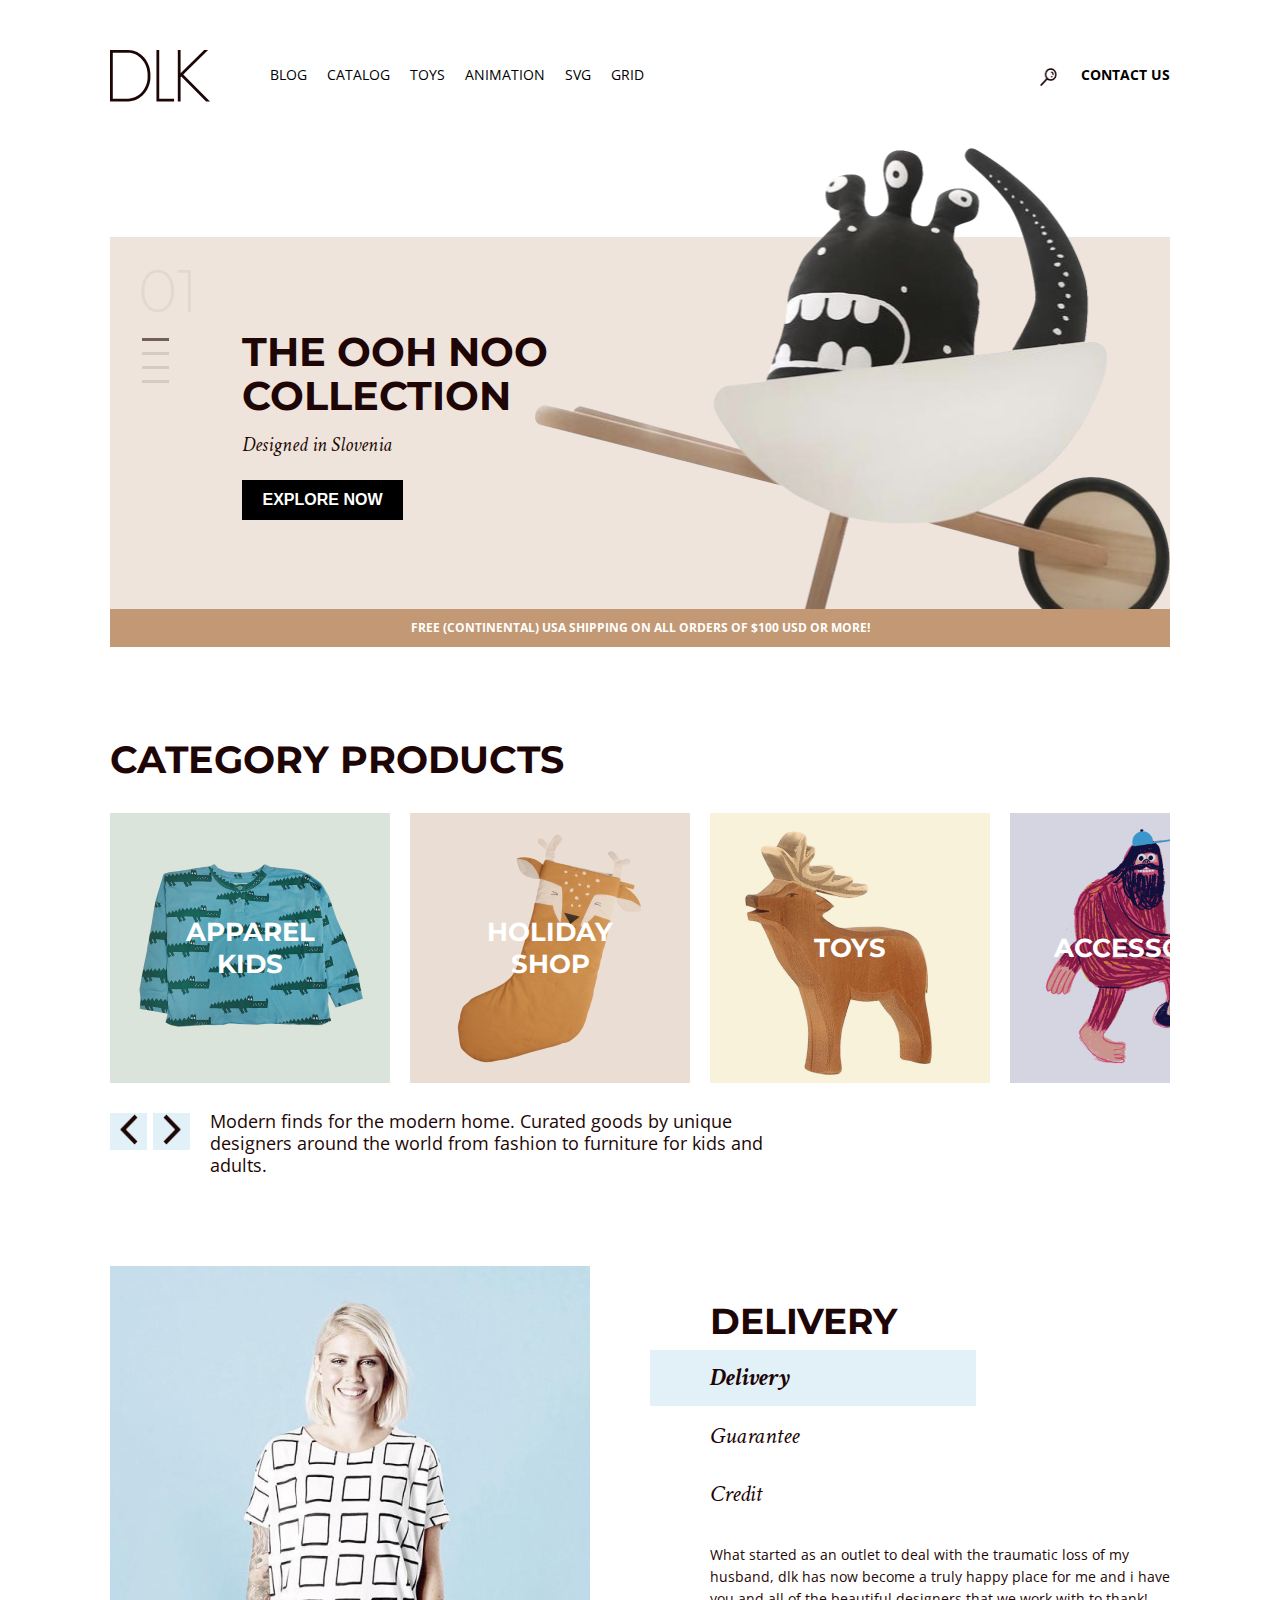
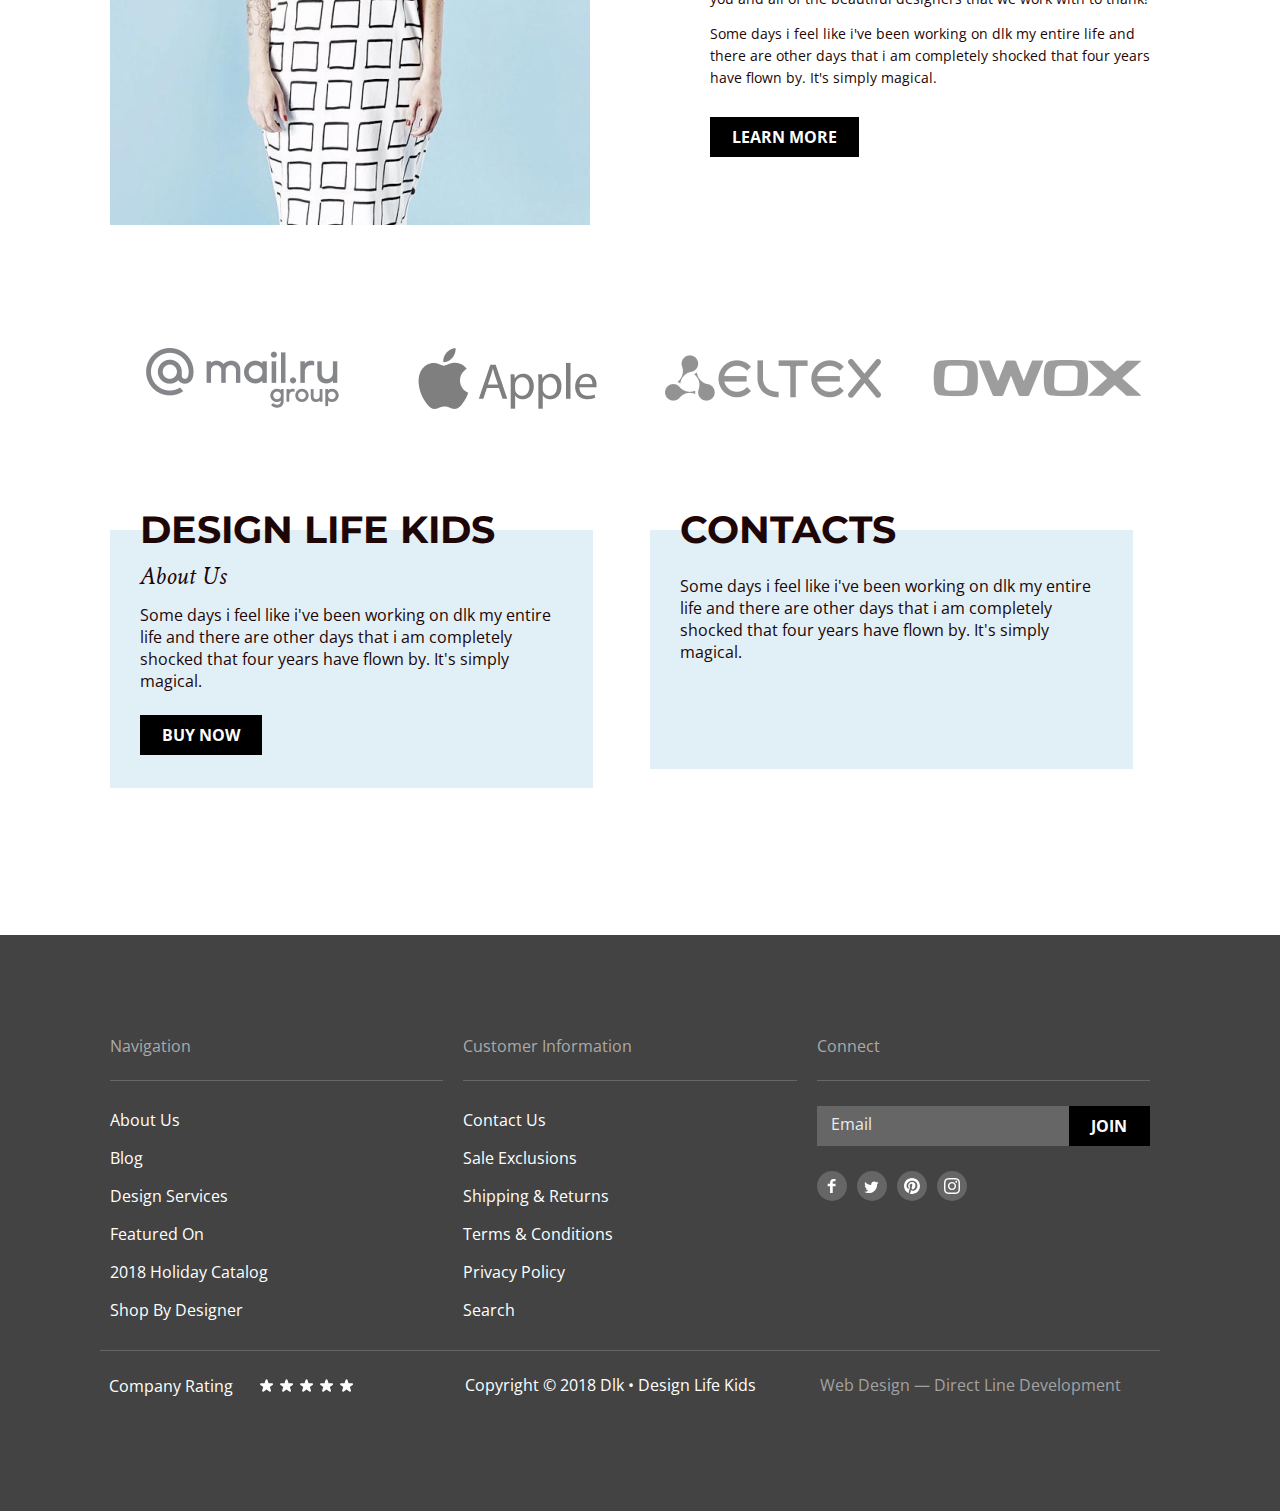
<file: index.html>
<!DOCTYPE html>
<html lang="en">
<head>
    <meta charset="UTF-8">
    <meta name="viewport" content="width=device-width, initial-scale=1.0">
    <title>Document</title>
    <link rel="preconnect" href="https://fonts.gstatic.com">
    <link href="https://fonts.googleapis.com/css2?family=Crimson+Text:ital,wght@0,400;0,700;1,400;1,700&family=Lato:ital,wght@0,400;0,700;1,400;1,700&family=Montserrat:ital,wght@0,300;0,700;1,300;1,700&family=Open+Sans:ital,wght@0,400;0,700;1,400;1,700&family=Roboto:ital,wght@0,300;0,400;0,500;0,700;1,300;1,400;1,500;1,700&display=swap" rel="stylesheet">
    <link href="/common.css" rel="stylesheet" />
    <link href="style.css" rel="stylesheet" />
    <link rel="shortcut icon" href="/static/images/favicon.ico">
</head>
<body>
    <header class="header">
    <div class="mobile-menu display-none">
        <div class="mobile-menu__nav_wrapper mobile-menu_js">
            <nav class="mobile-menu__nav">
            <ul class="mobile-menu__nav-list">
                <li class="mobile-menu__nav-link"><a class="mobile-menu__nav-link_a" href="/pages/blog">Blog</a></li>
                <li class="mobile-menu__nav-link"><a class="mobile-menu__nav-link_a" href="/pages/catalog">Catalog</a></li>
                <li class="mobile-menu__nav-link"><a class="mobile-menu__nav-link_a" href="/pages/toys">Toys</a></li>
                <li class="mobile-menu__nav-link"><a class="mobile-menu__nav-link_a" href="/pages/animation">Animation</a></li>
                <li class="mobile-menu__nav-link"><a class="mobile-menu__nav-link_a" href="/pages/svg">SVG</a></li>
                <li class="mobile-menu__nav-link"><a class="mobile-menu__nav-link_a" href="/pages/grid">Grid</a></li>
            </ul>
            </nav>
            <a class="mobile-menu__button_contact" href="/pages/contact-us">Contact us</a>
        </div>
    </div>
    <div class="header__wrapper">
        <div class="header_large container">
            <a class="header__logo-link" href="/index.html">
                <svg class="header__logo" viewBox="0 0 62 32" fill="none" xmlns="http://www.w3.org/2000/svg">
                    <path fill-rule="evenodd" clip-rule="evenodd" d="M0 0H11.23C19.2945 0 25.0516 7.6131 25.0516 14.7911V17.0666C25.0516 24.2446 19.2945 31.8578 11.23 31.8578H0V0ZM23.3239 14.7911C23.3239 8.31579 18.1144 1.70667 11.23 1.70667H1.7277V30.1511H11.23C18.1144 30.1511 23.3239 23.542 23.3239 17.0667V14.7911Z" fill="#1E0606"/>
                    <path d="M28.7949 0H30.5226V30.2933H39.737V32H28.7949V0Z" fill="#1E0606"/>
                    <path d="M42.0406 0V31.8578H43.7683V16.8512L44.1924 16.4323L59.5748 31.8578H62L45.4141 15.2255L60.8272 0H58.3839L43.7683 14.4377V0H42.0406Z" fill="#1E0606"/>
                    </svg>
            </a>
            <nav class="header__nav">
                <ul class="header__nav-list">
                    <li class="header__nav-link"><a class="header__nav-link_a" href="/pages/blog">Blog</a></li>
                    <li class="header__nav-link"><a class="header__nav-link_a" href="/pages/catalog">Catalog</a></li>
                    <li class="header__nav-link"><a class="header__nav-link_a" href="/pages/toys">Toys</a></li>
                    <li class="header__nav-link"><a class="header__nav-link_a" href="/pages/animation">Animation</a></li>
                    <li class="header__nav-link"><a class="header__nav-link_a" href="/pages/svg">SVG</a></li>
                    <li class="header__nav-link"><a class="header__nav-link_a" href="/pages/grid">Grid</a></li>
                </ul>
            </nav>
            <button class="mobile-menu__button_open mobile-menu_open-js">Menu
            </button>
            <button class="mobile-menu__button_close mobile-menu_close-js display-none">
                <svg width="16" height="16" viewBox="0 0 16 16" fill="none" xmlns="http://www.w3.org/2000/svg">
                    <path fill-rule="evenodd" clip-rule="evenodd" d="M0.707105 0L0 0.707105L7.07111 7.77821L4.6869e-05 14.8493L0.707151 15.5564L7.77821 8.48532L14.8492 15.5563L15.5563 14.8492L8.48532 7.77821L15.5563 0.707178L14.8492 7.33696e-05L7.77821 7.07111L0.707105 0Z" fill="#1E0606"/>
                    </svg>
            </button>
            <button class="header__search_button" type="button">
                <picture>
                    <img class="header__search_img header__search" src="/static/images/search-icon.png" srcset="/static/images/search-icon.png, /static/images/search-icon2x.png 2x" alt="site search">
                </picture>
                
            </button>
            <a class="header__contact_button" href="/pages/contact-us">Contact us</a>
        </div>
    </div>
</header>
    <main>
        <h1 class="home-page-title visually-hidden">DLC shop</h1>
        <section class="slider container">
            <div class="slider__information">
                <picture>
                    <source srcset="/static/images/toy-in-trolley-mobile.png, /static/images/toy-in-trolley-mobile2.png 2x" media="(max-width:759px)">
                    <source srcset="/static/images/toy-in-trolley-tablet.png, /static/images/toy-in-trolley-tablet2.png 2x" media="(max-width:1100px)">
                    <source srcset="/static/images/toy-in-trolley.png, /static/images/toy-in-trolley2.png 2x">
                    <img class="slider__img" src="/static/images/toy-in-trolley.png" alt="toy in trolley">
                </picture>
                <div class="slider-pagination">
                    <p class="slider-pagination__page-number">01</p>
                    <ul class="slider-pagination__ul">
                        <li class="slider-pagination__button"><button class="slider-pagination__button_active" type="button"></button></li>
                        <li class="slider-pagination__button"><button class="slider-pagination__button_hidden" type="button"></button></li>
                        <li class="slider-pagination__button"><button class="slider-pagination__button_hidden" type="button"></button></li>
                        <li class="slider-pagination__button"><button class="slider-pagination__button_hidden" type="button"></button></li>
                    </ul>
                </div>
                <div class="slider-description">
                    <h2 class="slider-description__title">The ooh noo collection</h2>
                    <p class="slider-description__article">Designed in Slovenia</p>
                    
<button class="button slider-description__button_popup-link" type=submit>
    Explore now
</button>

                </div>
            </div>
            <p class="slider-description__benefits">Free (continental) USA shipping on all orders of $100 USD or more!</p>
        </section>
        <section class="category-products container">
            <h2 class="category-products__title ">Category products</h2>
            <ul class="category-products__ul">
                <li class="category-products__card">
    <p class="category-products__card-title" >Apparel kids</p>
    <a class="category-products__card-link" href="#"></a>
</li>
                <li class="category-products__card">
    <p class="category-products__card-title" >Holiday shop</p>
    <a class="category-products__card-link" href="#"></a>
</li>
                <li class="category-products__card">
    <p class="category-products__card-title" >Toys</p>
    <a class="category-products__card-link" href="/pages/toys"></a>
</li>
                <li class="category-products__card">
    <p class="category-products__card-title" >Accessories</p>
    <a class="category-products__card-link" href="#"></a>
</li>
            </ul>
            <div class="category-pagination">
                <button class="category-pagination__button-control" type="button"><img class="category-pagination__img" src="/static/images/left-vector.png" alt="left vector" width="18" height="31"></button>
                <button class="category-pagination__button-control" type="button"><img class="category-pagination__img" src="/static/images/right-vector.png" alt="right vector" width="18" height="31"></button>
                <p class="category-pagination__description">Modern finds for the modern home. Curated goods by unique designers around the world from fashion to furniture for kids and adults.</p>
            </div>
        </section>
        <section class="service container">
            <picture class="service__img_wrapper">
                <source srcset="/static/images/girl-in-dress-mobile.jpg, /static/images/girl-in-dress-mobile2x.jpg 2x" media="(max-width:530px)">
                <source srcset="/static/images/girl-in-dress.jpg, /static/images/girl-in-dress2x.jpg 2x" media="(max-width:668px)">
                <source srcset="/static/images/girl-in-dress-tablets.jpg, /static/images/girl-in-dress-tablets2x.jpg 2x" media="(max-width:1024px)">
                <source srcset="/static/images/girl-in-dress.jpg, /static/images/girl-in-dress2x.jpg 2x">
                <img class="service__img" src="/static/images/girl-in-dress.jpg" alt="a girl in a dress">
            </picture>
            <div class="service-information">
                <h2 class="service-information__title">Delivery</h2>
                <ul class="service-information__ul">
                    <li class="service-information__li_active">
                        <a class="service-information__link" href="#">Delivery</a>
                    </li>
                    <li class="service-information__li_hidden">
                        <a class="service-information__link" href="#">Guarantee</a>
                    </li>
                    <li class="service-information__li_hidden">
                        <a class="service-information__link" href="#">Credit</a>
                    </li>
                </ul>
                <p class="service-information__description">What started as an outlet to deal  with the traumatic loss of my husband, dlk has now become a truly happy place for me and i have you and all of the beautiful designers that we work with to thank!</p>
                <p class="service-information__description">Some days i feel like i've been working on dlk my entire life and there are other days that i am completely shocked that four years have flown by. It's simply magical.</p>
                
<a href="#" class="button service-information__button">
    Learn more
</a>

            </div>
        </section>
        <section class="partners container">
            <h2 class="partners__title visually-hidden">Partners</h2>
            <ul class="partners__list">
                <li class="partners__name_li order-1">
                    <a class="partners__name" href="#">
                        <picture>
                            <img class="partners__name_mail" src="/static/images/mail.png" srcset="/static/images/mail.png, /static/images/mail2x.png 2x" alt="mail.ru">
                        </picture>
                    </a>
                </li>
                <li class="partners__name_li order-2">
                    <a class="partners__name" href="#">
                        <picture>
                            <img class="partners__name_apple" src="/static/images/apple.png" srcset="/static/images/apple.png, /static/images/apple2x.png 2x" alt="apple">
                        </picture>
                    </a>
                </li>
                <li class="partners__name_li order-3">
                    <a class="partners__name" href="#">
                        <picture>
                            <img class="partners__name_eltex" src="/static/images/eltex.png" srcset="/static/images/eltex.png, /static/images/eltex2x.png 2x" alt="eltex">
                        </picture>
                    </a>
                </li>
                <li class="partners__name_li order-4">
                    <a class="partners__name" href="#">
                        <picture>
                            <img class="partners__name_owox" src="/static/images/owox.png" srcset="/static/images/owox.png, /static/images/owox2x.png 2x" alt="owox">
                        </picture>
                    </a>
                </li>
            </ul>
        </section>
        <section class="about-us container">
            <div class="about-us__left-wrapper">
                <div class="about-us_left">
                    <h2 class="about-us__title">Design life kids</h2>
                    <h3 class="about-us__subtitle">About us</h3>
                    <p class="about-us__description">Some days i feel like i've been working on dlk my entire life and there are other days that i am completely shocked that four years have flown by. It's simply magical.</p>
                    
<a href="#" class="button about-us__button">
    buy now
</a>

                </div>
            </div>
            <div class="about-us__right-wrapper">
                <div class="about-us_right">
                    <h2 class="about-us__title">Contacts</h2>
                    <p class="about-us__description">Some days i feel like i've been working on dlk my entire life and there are other days that i am completely shocked that four years have flown by. It's simply magical.</p>
                    <p class="about-us__map" >
                        <iframe class="about-us__map_size" src="https://www.google.com/maps/embed?pb=!1m18!1m12!1m3!1d2372.5355779879574!2d49.288130950896154!3d53.51249116985712!2m3!1f0!2f0!3f0!3m2!1i1024!2i768!4f13.1!3m3!1m2!1s0x41687981eb77e79b%3A0xc6236db15e1d074e!2z0L_RgC4g0KHRgtC10L_QsNC90LAg0KDQsNC30LjQvdCwLCA0NCwg0KLQvtC70YzRj9GC0YLQuCwg0KHQsNC80LDRgNGB0LrQsNGPINC-0LHQuy4sIDQ0NTAyNw!5e0!3m2!1sru!2sru!4v1616081366930!5m2!1sru!2sru" style="border:0;" allowfullscreen="" loading="lazy"></iframe>
                        <!-- <iframe class="about-us__map_size" src="https://yandex.ru/map-widget/v1/?um=constructor%3A2bb56dd7788f4ed502d92054fe37f0ba7dc86c312fcd9861c6ac7d599bbc8c67&amp;source=constructor" style="border:0;"></iframe> -->
                    </p>
                </div>
            </div>
        </section>
    </main>
    <footer class="footer">
    <div class="container">
        <ul class="footer__nav">
            <li class="footer__nav_column">
                <h2 class="footer__nav_title">Navigation</h2>
                <ul class="footer__nav_items">
                    <li class="footer__nav_item"><a class="footer__nav_link" href="#">About us</a></li>
                    <li class="footer__nav_item"><a class="footer__nav_link" href="/pages/blog">Blog</a></li>
                    <li class="footer__nav_item"><a class="footer__nav_link" href="#">Design services</a></li>
                    <li class="footer__nav_item"><a class="footer__nav_link" href="#">Featured on</a></li>
                    <li class="footer__nav_item"><a class="footer__nav_link" href="#">2018 holiday catalog</a></li>
                    <li class="footer__nav_item"><a class="footer__nav_link" href="#">Shop by designer</a></li>
                </ul>
            </li>
            <li class="footer__nav_column">
                <h2 class="footer__nav_title">Customer information</h2>
                <ul class="footer__nav_items">
                    <li class="footer__nav_item"><a class="footer__nav_link" href="/pages/contact-us">Contact us</a></li>
                    <li class="footer__nav_item"><a class="footer__nav_link" href="#">Sale exclusions</a></li>
                    <li class="footer__nav_item"><a class="footer__nav_link" href="#">Shipping & returns</a></li>
                    <li class="footer__nav_item"><a class="footer__nav_link" href="#">Terms & conditions</a></li>
                    <li class="footer__nav_item"><a class="footer__nav_link" href="#">Privacy policy</a></li>
                    <li class="footer__nav_item"><a class="footer__nav_link" href="#">Search</a></li>
                </ul>
            </li>
            <li class="footer__nav_column footer__connect">
                <ul class="footer__connect_items">
                    <li class="footer__connect_item">
                        <h2 class="footer__nav_title">Connect</h2>
                    </li>
                    <li class="footer__connect_item">
                        <form name="footer__subscribe" method="POST" action="https://echo.htmlacademy.ru">
                            <label for="user-email" class="visually-hidden">Send email</label>
                            <input class="footer__subscribe_input" id="user-email"
                                type="text"
                                name="email"
                                placeholder="Email">
                                
<button class="button footer__subscribe_button" type=submit>
    join
</button>

                        </form>
                    </li>
                </ul>
                <ul class="footer__social">
                    <li class="footer__social_item">
                        <a class="footer__social_link" href="https://www.facebook.com/" rel="nofollow" target="_blank" aria-label="follow us facebook">
                            <div class="footer__social_svg fb-logo">
                                <svg class="footer__social_svg-icon" width="9" height="16" viewBox="0 0 9 16" fill="none" xmlns="http://www.w3.org/2000/svg">
                                <path fill-rule="evenodd" clip-rule="evenodd" d="M8.55271 3.36723H6.29671C6.03071 3.36723 5.73372 3.71723 5.73372 4.18523V5.81423H8.55271V8.13523H5.73372V15.1052H3.07071V8.13523H0.657715V5.81423H3.07071V4.44723C3.07071 2.48823 4.43171 0.894226 6.29671 0.894226H8.55271V3.36723Z" fill="white"/>
                                </svg>
                            </div>
                        </a>
                    </li>
                    <li class="footer__social_item">
                        <a class="footer__social_link" href="https://twitter.com/home" rel="nofollow" target="_blank" aria-label="follow us twitter">
                            <div class="footer__social_svg twitter-logo">
                                <svg class="footer__social_svg-icon" width="15" height="13" viewBox="0 0 15 13" fill="none" xmlns="http://www.w3.org/2000/svg">
                                    <path fill-rule="evenodd" clip-rule="evenodd" d="M13.1006 3.28912C13.1056 3.41612 13.1096 3.54312 13.1096 3.67212C13.1096 7.57612 10.1366 12.0781 4.70258 12.0781C3.03458 12.0781 1.48058 11.5881 0.173584 10.7501C0.406584 10.7771 0.641584 10.7911 0.879584 10.7911C2.26358 10.7911 3.53758 10.3181 4.54858 9.52512C3.25558 9.50212 2.16558 8.64812 1.78758 7.47512C1.96858 7.51012 2.15458 7.52712 2.34458 7.52712C2.61358 7.52712 2.87458 7.49212 3.12258 7.42412C1.77158 7.15212 0.751584 5.95912 0.751584 4.52712V4.49012C1.15058 4.71112 1.60758 4.84412 2.09158 4.85912C1.29858 4.33012 0.777584 3.42612 0.777584 2.40012C0.777584 1.85912 0.922584 1.35212 1.17658 0.916122C2.63258 2.70312 4.81058 3.87912 7.26558 4.00212C7.21558 3.78512 7.19058 3.56012 7.19058 3.32812C7.19058 1.69712 8.51258 0.375122 10.1446 0.375122C10.9936 0.375122 11.7616 0.732122 12.2996 1.30712C12.9736 1.17612 13.6056 0.930122 14.1766 0.590122C13.9556 1.28112 13.4886 1.85912 12.8766 2.22512C13.4746 2.15412 14.0446 1.99612 14.5756 1.76012C14.1776 2.35212 13.6776 2.87312 13.1006 3.28912Z" fill="white"/>
                                    </svg>
                            </div>
                        </a>
                    </li>
                    <li class="footer__social_item">
                        <a class="footer__social_link" href="https://www.pinterest.com/" rel="nofollow" target="_blank" aria-label="follow us pinterest">
                            <div class="footer__social_svg pinterest-logo">
                                <svg class="footer__social_svg-icon" width="16" height="16" viewBox="0 0 16 16" fill="none" xmlns="http://www.w3.org/2000/svg">
                                    <path fill-rule="evenodd" clip-rule="evenodd" d="M8.00047 0C3.58252 0 0 3.58158 0 8.00047C0 11.2754 1.97001 14.0902 4.78956 15.3273C4.76698 14.7694 4.78579 14.0977 4.92785 13.49C5.08214 12.8408 5.95708 9.1313 5.95708 9.1313C5.95708 9.1313 5.70212 8.62045 5.70212 7.865C5.70212 6.6796 6.38984 5.79432 7.24502 5.79432C7.97225 5.79432 8.3241 6.34092 8.3241 6.99571C8.3241 7.7267 7.85747 8.82084 7.61757 9.83407C7.41718 10.6836 8.04281 11.3751 8.88011 11.3751C10.3957 11.3751 11.4165 9.42859 11.4165 7.12177C11.4165 5.36908 10.2358 4.05668 8.08796 4.05668C5.66167 4.05668 4.14982 5.86582 4.14982 7.88663C4.14982 8.5847 4.35491 9.07579 4.67666 9.45587C4.82531 9.6318 4.84506 9.70142 4.79144 9.90275C4.75381 10.0486 4.66537 10.4042 4.62868 10.5444C4.57506 10.7466 4.41136 10.82 4.22885 10.7448C3.11025 10.2885 2.58999 9.0645 2.58999 7.68813C2.58999 5.41612 4.50638 2.68972 8.30717 2.68972C11.3619 2.68972 13.3724 4.90151 13.3724 7.27324C13.3724 10.4117 11.6282 12.7562 9.05509 12.7562C8.19239 12.7562 7.37955 12.2895 7.10108 11.7599C7.10108 11.7599 6.63633 13.6029 6.53848 13.9585C6.36914 14.5747 6.03704 15.1919 5.73317 15.6717C6.45287 15.8843 7.21303 16 8.00047 16C12.4184 16 16 12.4184 16 8.00047C16 3.58158 12.4184 0 8.00047 0Z" fill="white"/>
                                    </svg>
                            </div>
                        </a>
                    </li>
                    <li class="footer__social_item">
                        <a class="footer__social_link" href="https://www.instagram.com/" rel="nofollow" target="_blank" aria-label="follow us instagram">
                            <div class="footer__social_svg instagram-logo">
                                <svg class="footer__social_svg-icon" width="16" height="16" viewBox="0 0 16 16" fill="none" xmlns="http://www.w3.org/2000/svg">
                                    <path fill-rule="evenodd" clip-rule="evenodd" d="M8.00003 0C5.82733 0 5.5549 0.0092 4.70163 0.0481333C3.8501 0.0869667 3.26857 0.222233 2.7597 0.42C2.23363 0.624433 1.7875 0.897967 1.3427 1.3427C0.897967 1.7875 0.624433 2.23363 0.42 2.7597C0.222233 3.26857 0.0869667 3.8501 0.0481333 4.7016C0.0092 5.5549 0 5.82733 0 8C0 10.1727 0.0092 10.4451 0.0481333 11.2984C0.0869667 12.1499 0.222233 12.7314 0.42 13.2403C0.624433 13.7664 0.897967 14.2125 1.3427 14.6573C1.7875 15.102 2.23363 15.3756 2.7597 15.58C3.26857 15.7778 3.8501 15.913 4.70163 15.9519C5.5549 15.9908 5.82733 16 8.00003 16C10.1727 16 10.4451 15.9908 11.2984 15.9519C12.1499 15.913 12.7314 15.7778 13.2403 15.58C13.7664 15.3756 14.2125 15.102 14.6573 14.6573C15.102 14.2125 15.3756 13.7664 15.58 13.2403C15.7778 12.7314 15.913 12.1499 15.9519 11.2984C15.9908 10.4451 16 10.1727 16 8C16 5.82733 15.9908 5.5549 15.9519 4.7016C15.913 3.8501 15.7778 3.26857 15.58 2.7597C15.3756 2.23363 15.102 1.7875 14.6573 1.3427C14.2125 0.897967 13.7664 0.624433 13.2403 0.42C12.7314 0.222233 12.1499 0.0869667 11.2984 0.0481333C10.4451 0.0092 10.1727 0 8.00003 0ZM8.00003 1.44143C10.1361 1.44143 10.3891 1.4496 11.2327 1.4881C12.0127 1.52367 12.4363 1.65397 12.7182 1.76353C13.0916 1.90867 13.3581 2.08203 13.638 2.362C13.918 2.6419 14.0913 2.9084 14.2365 3.28183C14.346 3.56373 14.4763 3.98733 14.5119 4.7673C14.5504 5.61087 14.5586 5.8639 14.5586 8C14.5586 10.1361 14.5504 10.3891 14.5119 11.2327C14.4763 12.0127 14.346 12.4363 14.2365 12.7182C14.0913 13.0916 13.918 13.3581 13.638 13.638C13.3581 13.918 13.0916 14.0913 12.7182 14.2365C12.4363 14.346 12.0127 14.4763 11.2327 14.5119C10.3892 14.5504 10.1363 14.5586 8.00003 14.5586C5.86373 14.5586 5.61077 14.5504 4.7673 14.5119C3.98733 14.4763 3.56373 14.346 3.28183 14.2365C2.9084 14.0913 2.64193 13.918 2.36197 13.638C2.08207 13.3581 1.90867 13.0916 1.76353 12.7182C1.65397 12.4363 1.52367 12.0127 1.4881 11.2327C1.4496 10.3891 1.44143 10.1361 1.44143 8C1.44143 5.8639 1.4496 5.61087 1.4881 4.7673C1.52367 3.98733 1.65397 3.56373 1.76353 3.28183C1.90867 2.9084 2.08203 2.6419 2.36197 2.362C2.64193 2.08203 2.9084 1.90867 3.28183 1.76353C3.56373 1.65397 3.98733 1.52367 4.7673 1.4881C5.61087 1.4496 5.8639 1.44143 8.00003 1.44143ZM3.8919 8C3.8919 5.73113 5.73113 3.8919 8.00003 3.8919C10.2689 3.8919 12.1081 5.73113 12.1081 8C12.1081 10.2689 10.2689 12.1081 8.00003 12.1081C5.73113 12.1081 3.8919 10.2689 3.8919 8ZM8.00003 10.6667C6.52723 10.6667 5.33333 9.47277 5.33333 8C5.33333 6.52723 6.52723 5.33333 8.00003 5.33333C9.47277 5.33333 10.6667 6.52723 10.6667 8C10.6667 9.47277 9.47277 10.6667 8.00003 10.6667ZM12.2704 4.68957C12.8006 4.68957 13.2304 4.2598 13.2304 3.7296C13.2304 3.1994 12.8006 2.76957 12.2704 2.76957C11.7402 2.76957 11.3104 3.1994 11.3104 3.7296C11.3104 4.2598 11.7402 4.68957 12.2704 4.68957Z" fill="white"/>
                                    </svg>
                            </div>
                        </a>
                    </li>
                </ul>
            </li>
        </ul>
        <ul class="footer__nav-bottom">
            <li class="footer__nav-bottom_item footer__nav-bottom_rating">
                <fieldset class="footer__rating">
                    <div class="footer__rating_group">
                        <h2 class="visually-hidden">Company rating</h2>
                        <label for="rating-awful" class="visually-hidden">Awful</label>
                        <input id="rating-awful" class="footer__rating_star" type="radio" name="star" value="1">
                        <label for="rating-passably" class="visually-hidden">Passably</label>
                        <input id="rating-passably" class="footer__rating_star" type="radio" name="star" value="2">
                        <label for="rating-fine" class="visually-hidden">Fine</label>
                        <input id="rating-fine" class="footer__rating_star" type="radio" name="star" value="3">
                        <label for="rating-ok" class="visually-hidden">OK</label>
                        <input id="rating-ok" class="footer__rating_star" type="radio" name="star" value="4">
                        <label for="rating-excellent" class="visually-hidden">Excellent</label>
                        <input id="rating-excellent" class="footer__rating_star" type="radio" name="star" value="5">
                        <div class="footer__rating_legend">Company rating</div>
                    </div>
                </fieldset>
            </li>
            <li class="footer__nav-bottom_item footer__nav-bottom_info"><p class="footer__nav-bottom_copyright">Copyright © 2018 Dlk • Design life kids</p></li>
            <li class="footer__nav-bottom_item footer__nav-bottom_info footer__nav-bottom_author">
                <a class="footer__nav-bottom_and-text" href="#">Web design — Direct line development</a>
            </li>
        </ul>
    </div>
</footer>

    <div class="index-popup__overlay">
    <section class="index-popup">
        <h2 class="index-popup__title visually-hidden">Popup form</h2>
        <form class="index-popup__form" id="popup" name="user-message" method="POST" action="https://echo.htmlacademy.ru">
            <fieldset class="index-popup__fieldset">
                <div class="index-popup__inputs_wrapper">
                    <div class="index-popup__label-wrapper index-popup__label-wrapper_top">
                        <label class="index-popup__label" for="popup-user-name">Name</label>
                        <input class="index-popup__input_user-name index-popup__input" id="popup-user-name" type="text">
                    </div>
                    
                    <div class="index-popup__label-wrapper index-popup__label-wrapper_center">
                        <label class="index-popup__label index-popup__label_center" for="popup-user-phone">Phone</label>
                        <input class="index-popup__input_user-phone index-popup__input" id="popup-user-phone" type="text">
                    </div>
                    
                    <div class="index-popup__label-wrapper index-popup__label-wrapper_center">
                        <label class="index-popup__label index-popup__label_center" for="popup-user-email">Email</label>
                        <input class="index-popup__input_user-email index-popup__input" id="popup-user-email" type="email">
                    </div>
                    
                    <div class="index-popup__label-wrapper index-popup__label-wrapper_bottom">
                        <label class="index-popup__label" for="popup-user-message">Message</label>
                        <textarea class="index-popup__input_user-message index-popup__input" name="user-message" id="popup-user-message" cols="80" rows="8"></textarea>
                    </div>
                    
                    <div class="index-popup__label-wrapper">
                        <input class="index-popup__input-consent visually-hidden" id="user-consent" type="checkbox">
                        <label class="index-popup__label-consent" for="user-consent">By clicking on the button, you consent to the processing of your personal data</label>
                    </div>
                    
                    <div class="index-popup__label-wrapper">
                        <button class="button index-popup__button-subscribe" type="submit">Submit</button>
                    </div>
                    
                </div>
            </fieldset>
        </form>
        <button type="button" class="index-popup__button-close">
            <span class="visually-hidden">Close form</span>
            <svg  class="index-popup__close-svg" width="15" height="15" viewBox="0 0 15 15" fill="none" xmlns="http://www.w3.org/2000/svg">
                <path d="M2.21902 14.6113C1.70029 15.1295 0.893368 15.1295 0.374636 14.6113C0.11527 14.3522 -6.13512e-07 14.0355 -5.9841e-07 13.69C-5.83308e-07 13.3445 0.11527 13.0278 0.374636 12.7687L5.64841 7.5L0.374637 2.23127C0.115271 1.97215 -7.23629e-08 1.65547 -5.72611e-08 1.30998C-4.21593e-08 0.964491 0.115271 0.647806 0.374637 0.388689C0.893369 -0.129545 1.70029 -0.129545 2.21902 0.388689L7.4928 5.65738L12.7666 0.38869C13.2853 -0.129545 14.0922 -0.129545 14.611 0.38869C15.1297 0.906924 15.1297 1.71304 14.611 2.23127L9.33718 7.5L14.611 12.7687C15.1297 13.287 15.1297 14.0931 14.611 14.6113C14.0922 15.1295 13.2853 15.1295 12.7666 14.6113L7.4928 9.34258L2.21902 14.6113Z" fill="white"/>
                </svg>
        </button>
    </section>
</div>

    <script src="scripts.js"></script>
</body>
</html>
</file>
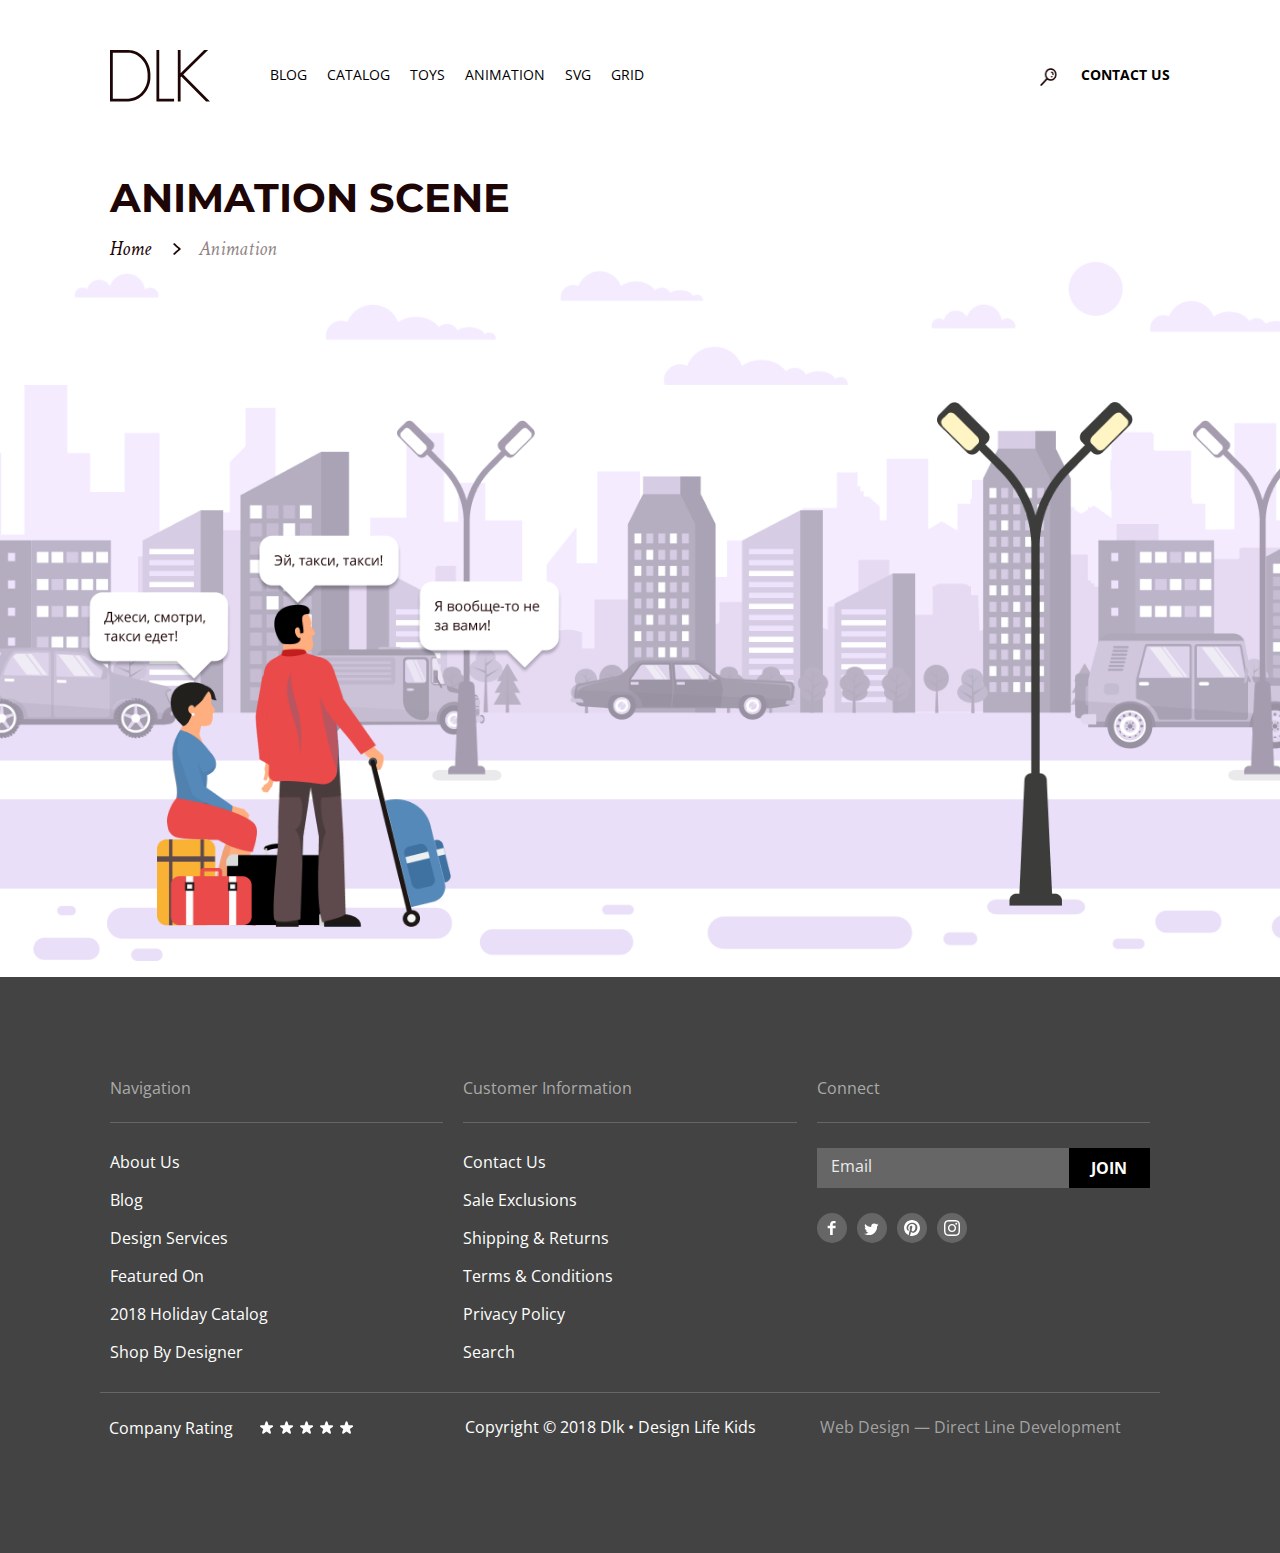
<file: pages/animation/index.html>
<!DOCTYPE html>
<html lang="en">
<head>
    <meta charset="UTF-8">
    <meta name="viewport" content="width=device-width, initial-scale=1.0">
    <title>Animation</title>
    <link rel="preconnect" href="https://fonts.gstatic.com">
    <link href="https://fonts.googleapis.com/css2?family=Crimson+Text:ital,wght@0,400;0,700;1,400;1,700&family=Lato:ital,wght@0,400;0,700;1,400;1,700&family=Montserrat:ital,wght@0,300;0,700;1,300;1,700&family=Open+Sans:ital,wght@0,400;0,700;1,400;1,700&family=Roboto:ital,wght@0,300;0,400;0,500;0,700;1,300;1,400;1,500;1,700&display=swap" rel="stylesheet">
    <link href="/common.css" rel="stylesheet" />
    <link href="style.css" rel="stylesheet" />
    <link rel="shortcut icon" href="/static/images/favicon.ico">
</head>
<body>
    <header class="header">
    <div class="mobile-menu display-none">
        <div class="mobile-menu__nav_wrapper mobile-menu_js">
            <nav class="mobile-menu__nav">
            <ul class="mobile-menu__nav-list">
                <li class="mobile-menu__nav-link"><a class="mobile-menu__nav-link_a" href="/pages/blog">Blog</a></li>
                <li class="mobile-menu__nav-link"><a class="mobile-menu__nav-link_a" href="/pages/catalog">Catalog</a></li>
                <li class="mobile-menu__nav-link"><a class="mobile-menu__nav-link_a" href="/pages/toys">Toys</a></li>
                <li class="mobile-menu__nav-link"><a class="mobile-menu__nav-link_a" href="/pages/animation">Animation</a></li>
                <li class="mobile-menu__nav-link"><a class="mobile-menu__nav-link_a" href="/pages/svg">SVG</a></li>
                <li class="mobile-menu__nav-link"><a class="mobile-menu__nav-link_a" href="/pages/grid">Grid</a></li>
            </ul>
            </nav>
            <a class="mobile-menu__button_contact" href="/pages/contact-us">Contact us</a>
        </div>
    </div>
    <div class="header__wrapper">
        <div class="header_large container">
            <a class="header__logo-link" href="/index.html">
                <svg class="header__logo" viewBox="0 0 62 32" fill="none" xmlns="http://www.w3.org/2000/svg">
                    <path fill-rule="evenodd" clip-rule="evenodd" d="M0 0H11.23C19.2945 0 25.0516 7.6131 25.0516 14.7911V17.0666C25.0516 24.2446 19.2945 31.8578 11.23 31.8578H0V0ZM23.3239 14.7911C23.3239 8.31579 18.1144 1.70667 11.23 1.70667H1.7277V30.1511H11.23C18.1144 30.1511 23.3239 23.542 23.3239 17.0667V14.7911Z" fill="#1E0606"/>
                    <path d="M28.7949 0H30.5226V30.2933H39.737V32H28.7949V0Z" fill="#1E0606"/>
                    <path d="M42.0406 0V31.8578H43.7683V16.8512L44.1924 16.4323L59.5748 31.8578H62L45.4141 15.2255L60.8272 0H58.3839L43.7683 14.4377V0H42.0406Z" fill="#1E0606"/>
                    </svg>
            </a>
            <nav class="header__nav">
                <ul class="header__nav-list">
                    <li class="header__nav-link"><a class="header__nav-link_a" href="/pages/blog">Blog</a></li>
                    <li class="header__nav-link"><a class="header__nav-link_a" href="/pages/catalog">Catalog</a></li>
                    <li class="header__nav-link"><a class="header__nav-link_a" href="/pages/toys">Toys</a></li>
                    <li class="header__nav-link"><a class="header__nav-link_a" href="/pages/animation">Animation</a></li>
                    <li class="header__nav-link"><a class="header__nav-link_a" href="/pages/svg">SVG</a></li>
                    <li class="header__nav-link"><a class="header__nav-link_a" href="/pages/grid">Grid</a></li>
                </ul>
            </nav>
            <button class="mobile-menu__button_open mobile-menu_open-js">Menu
            </button>
            <button class="mobile-menu__button_close mobile-menu_close-js display-none">
                <svg width="16" height="16" viewBox="0 0 16 16" fill="none" xmlns="http://www.w3.org/2000/svg">
                    <path fill-rule="evenodd" clip-rule="evenodd" d="M0.707105 0L0 0.707105L7.07111 7.77821L4.6869e-05 14.8493L0.707151 15.5564L7.77821 8.48532L14.8492 15.5563L15.5563 14.8492L8.48532 7.77821L15.5563 0.707178L14.8492 7.33696e-05L7.77821 7.07111L0.707105 0Z" fill="#1E0606"/>
                    </svg>
            </button>
            <button class="header__search_button" type="button">
                <picture>
                    <img class="header__search_img header__search" src="/static/images/search-icon.png" srcset="/static/images/search-icon.png, /static/images/search-icon2x.png 2x" alt="site search">
                </picture>
                
            </button>
            <a class="header__contact_button" href="/pages/contact-us">Contact us</a>
        </div>
    </div>
</header>
    <main>
    <h1 class="page-title container"> Animation scene</h1>
    <div class="breadcrumbs container">
        <a class="breadcrumbs__link" href="/index.html"><p class="breadcrumbs__page-inactive">Home</p></a>
        <p class="breadcrumbs__active-page">Animation</p>
    </div>
    <section class="animation">
        <h2 class="visually-hidden">Taxi stop</h2>
            <picture class="animation__clouds">
                <img  class="animation__clouds-img" src="/static/images/clouds-and-sun.png" srcset="/static/images/clouds-and-sun.png, /static/images/clouds-and-sun2x.png 2x" alt="clouds">
            </picture>
            <div class="animation__city">
                <picture>
                    <img class="animation__city-img" src="/static/images/city.png" srcset="/static/images/city.png, /static/images/city2x.png 2x" alt="city">
                </picture>
                <picture>
                    <img class="animation__cars-img" src="/static/images/cars.png" srcset="/static/images/cars.png, /static/images/cars2x.png 2x" alt="cars">
                </picture>
                
                <picture>
                    <img class="animation__lantern_left" src="/static/images/lantern-left.png" srcset="/static/images/lantern-left.png, /static/images/lantern-left2x.png 2x" alt="lantern left">
                </picture>
                
                <picture>
                    <img class="animation__lantern_right" src="/static/images/lantern-right.png" srcset="/static/images/lantern-right.png, /static/images/lantern-right2x.png 2x" alt="lantern right">
                </picture>
                <picture>
                    <img class="animation__taxi-img" src="/static/images/taxi.png" srcset="/static/images/taxi.png, /static/images/taxi2x.png 2x" alt="taxi">
                </picture>
                <picture>
                    <img class="animation__taxi-message" src="/static/images/taxi-message.png" srcset="/static/images/taxi-message.png, /static/images/taxi-message2x.png 2x" alt="taxi message">
                </picture>
                <picture>
                    <img class="animation__nearest-lantern" src="/static/images/nearest-lantern.png" srcset="/static/images/nearest-lantern.png, /static/images/nearest-lantern2x.png 2x" alt="nearest lantern">
                </picture>
                <div class="animation__woman">
                    <div class="animation__woman_wrapper">
                        <picture>
                            <img class="animation__woman_body" src="/static/images/woman-body.png" srcset="/static/images/woman-body.png, /static/images/woman-body2x.png 2x" alt="woman body">
                        </picture>
                        <picture>
                            <img class="animation__woman_suitcases" src="/static/images/woman-suitcases.png" srcset="/static/images/woman-suitcases.png, /static/images/woman-suitcases2x.png 2x" alt="woman suitcases">
                        </picture>
                    </div>
                </div>
                <picture>
                    <img class="animation__woman_message" src="/static/images/woman-message.png" srcset="/static/images/woman-message.png, /static/images/woman-message2x.png 2x" alt="woman-message">
                </picture>
                <picture>
                    <img class="animation__man_hand" src="/static/images/man-hand.png" srcset="/static/images/man-hand.png, /static/images/man-hand2x.png 2x" alt="man hand">
                </picture>
                <picture>
                    <img class="animation__man_body" src="/static/images/man.png" srcset="/static/images/man.png, /static/images/man2x.png 2x" alt="man">
                </picture>
                <picture>
                    <img class="animation__man_message" src="/static/images/man-message.png" srcset="/static/images/man-message.png, /static/images/man-message2x.png 2x" alt="man message">
                </picture>
            </div>
    </section>
    </main>
    <footer class="footer">
    <div class="container">
        <ul class="footer__nav">
            <li class="footer__nav_column">
                <h2 class="footer__nav_title">Navigation</h2>
                <ul class="footer__nav_items">
                    <li class="footer__nav_item"><a class="footer__nav_link" href="#">About us</a></li>
                    <li class="footer__nav_item"><a class="footer__nav_link" href="/pages/blog">Blog</a></li>
                    <li class="footer__nav_item"><a class="footer__nav_link" href="#">Design services</a></li>
                    <li class="footer__nav_item"><a class="footer__nav_link" href="#">Featured on</a></li>
                    <li class="footer__nav_item"><a class="footer__nav_link" href="#">2018 holiday catalog</a></li>
                    <li class="footer__nav_item"><a class="footer__nav_link" href="#">Shop by designer</a></li>
                </ul>
            </li>
            <li class="footer__nav_column">
                <h2 class="footer__nav_title">Customer information</h2>
                <ul class="footer__nav_items">
                    <li class="footer__nav_item"><a class="footer__nav_link" href="/pages/contact-us">Contact us</a></li>
                    <li class="footer__nav_item"><a class="footer__nav_link" href="#">Sale exclusions</a></li>
                    <li class="footer__nav_item"><a class="footer__nav_link" href="#">Shipping & returns</a></li>
                    <li class="footer__nav_item"><a class="footer__nav_link" href="#">Terms & conditions</a></li>
                    <li class="footer__nav_item"><a class="footer__nav_link" href="#">Privacy policy</a></li>
                    <li class="footer__nav_item"><a class="footer__nav_link" href="#">Search</a></li>
                </ul>
            </li>
            <li class="footer__nav_column footer__connect">
                <ul class="footer__connect_items">
                    <li class="footer__connect_item">
                        <h2 class="footer__nav_title">Connect</h2>
                    </li>
                    <li class="footer__connect_item">
                        <form name="footer__subscribe" method="POST" action="https://echo.htmlacademy.ru">
                            <label for="user-email" class="visually-hidden">Send email</label>
                            <input class="footer__subscribe_input" id="user-email"
                                type="text"
                                name="email"
                                placeholder="Email">
                                
<button class="button footer__subscribe_button" type=submit>
    join
</button>

                        </form>
                    </li>
                </ul>
                <ul class="footer__social">
                    <li class="footer__social_item">
                        <a class="footer__social_link" href="https://www.facebook.com/" rel="nofollow" target="_blank" aria-label="follow us facebook">
                            <div class="footer__social_svg fb-logo">
                                <svg class="footer__social_svg-icon" width="9" height="16" viewBox="0 0 9 16" fill="none" xmlns="http://www.w3.org/2000/svg">
                                <path fill-rule="evenodd" clip-rule="evenodd" d="M8.55271 3.36723H6.29671C6.03071 3.36723 5.73372 3.71723 5.73372 4.18523V5.81423H8.55271V8.13523H5.73372V15.1052H3.07071V8.13523H0.657715V5.81423H3.07071V4.44723C3.07071 2.48823 4.43171 0.894226 6.29671 0.894226H8.55271V3.36723Z" fill="white"/>
                                </svg>
                            </div>
                        </a>
                    </li>
                    <li class="footer__social_item">
                        <a class="footer__social_link" href="https://twitter.com/home" rel="nofollow" target="_blank" aria-label="follow us twitter">
                            <div class="footer__social_svg twitter-logo">
                                <svg class="footer__social_svg-icon" width="15" height="13" viewBox="0 0 15 13" fill="none" xmlns="http://www.w3.org/2000/svg">
                                    <path fill-rule="evenodd" clip-rule="evenodd" d="M13.1006 3.28912C13.1056 3.41612 13.1096 3.54312 13.1096 3.67212C13.1096 7.57612 10.1366 12.0781 4.70258 12.0781C3.03458 12.0781 1.48058 11.5881 0.173584 10.7501C0.406584 10.7771 0.641584 10.7911 0.879584 10.7911C2.26358 10.7911 3.53758 10.3181 4.54858 9.52512C3.25558 9.50212 2.16558 8.64812 1.78758 7.47512C1.96858 7.51012 2.15458 7.52712 2.34458 7.52712C2.61358 7.52712 2.87458 7.49212 3.12258 7.42412C1.77158 7.15212 0.751584 5.95912 0.751584 4.52712V4.49012C1.15058 4.71112 1.60758 4.84412 2.09158 4.85912C1.29858 4.33012 0.777584 3.42612 0.777584 2.40012C0.777584 1.85912 0.922584 1.35212 1.17658 0.916122C2.63258 2.70312 4.81058 3.87912 7.26558 4.00212C7.21558 3.78512 7.19058 3.56012 7.19058 3.32812C7.19058 1.69712 8.51258 0.375122 10.1446 0.375122C10.9936 0.375122 11.7616 0.732122 12.2996 1.30712C12.9736 1.17612 13.6056 0.930122 14.1766 0.590122C13.9556 1.28112 13.4886 1.85912 12.8766 2.22512C13.4746 2.15412 14.0446 1.99612 14.5756 1.76012C14.1776 2.35212 13.6776 2.87312 13.1006 3.28912Z" fill="white"/>
                                    </svg>
                            </div>
                        </a>
                    </li>
                    <li class="footer__social_item">
                        <a class="footer__social_link" href="https://www.pinterest.com/" rel="nofollow" target="_blank" aria-label="follow us pinterest">
                            <div class="footer__social_svg pinterest-logo">
                                <svg class="footer__social_svg-icon" width="16" height="16" viewBox="0 0 16 16" fill="none" xmlns="http://www.w3.org/2000/svg">
                                    <path fill-rule="evenodd" clip-rule="evenodd" d="M8.00047 0C3.58252 0 0 3.58158 0 8.00047C0 11.2754 1.97001 14.0902 4.78956 15.3273C4.76698 14.7694 4.78579 14.0977 4.92785 13.49C5.08214 12.8408 5.95708 9.1313 5.95708 9.1313C5.95708 9.1313 5.70212 8.62045 5.70212 7.865C5.70212 6.6796 6.38984 5.79432 7.24502 5.79432C7.97225 5.79432 8.3241 6.34092 8.3241 6.99571C8.3241 7.7267 7.85747 8.82084 7.61757 9.83407C7.41718 10.6836 8.04281 11.3751 8.88011 11.3751C10.3957 11.3751 11.4165 9.42859 11.4165 7.12177C11.4165 5.36908 10.2358 4.05668 8.08796 4.05668C5.66167 4.05668 4.14982 5.86582 4.14982 7.88663C4.14982 8.5847 4.35491 9.07579 4.67666 9.45587C4.82531 9.6318 4.84506 9.70142 4.79144 9.90275C4.75381 10.0486 4.66537 10.4042 4.62868 10.5444C4.57506 10.7466 4.41136 10.82 4.22885 10.7448C3.11025 10.2885 2.58999 9.0645 2.58999 7.68813C2.58999 5.41612 4.50638 2.68972 8.30717 2.68972C11.3619 2.68972 13.3724 4.90151 13.3724 7.27324C13.3724 10.4117 11.6282 12.7562 9.05509 12.7562C8.19239 12.7562 7.37955 12.2895 7.10108 11.7599C7.10108 11.7599 6.63633 13.6029 6.53848 13.9585C6.36914 14.5747 6.03704 15.1919 5.73317 15.6717C6.45287 15.8843 7.21303 16 8.00047 16C12.4184 16 16 12.4184 16 8.00047C16 3.58158 12.4184 0 8.00047 0Z" fill="white"/>
                                    </svg>
                            </div>
                        </a>
                    </li>
                    <li class="footer__social_item">
                        <a class="footer__social_link" href="https://www.instagram.com/" rel="nofollow" target="_blank" aria-label="follow us instagram">
                            <div class="footer__social_svg instagram-logo">
                                <svg class="footer__social_svg-icon" width="16" height="16" viewBox="0 0 16 16" fill="none" xmlns="http://www.w3.org/2000/svg">
                                    <path fill-rule="evenodd" clip-rule="evenodd" d="M8.00003 0C5.82733 0 5.5549 0.0092 4.70163 0.0481333C3.8501 0.0869667 3.26857 0.222233 2.7597 0.42C2.23363 0.624433 1.7875 0.897967 1.3427 1.3427C0.897967 1.7875 0.624433 2.23363 0.42 2.7597C0.222233 3.26857 0.0869667 3.8501 0.0481333 4.7016C0.0092 5.5549 0 5.82733 0 8C0 10.1727 0.0092 10.4451 0.0481333 11.2984C0.0869667 12.1499 0.222233 12.7314 0.42 13.2403C0.624433 13.7664 0.897967 14.2125 1.3427 14.6573C1.7875 15.102 2.23363 15.3756 2.7597 15.58C3.26857 15.7778 3.8501 15.913 4.70163 15.9519C5.5549 15.9908 5.82733 16 8.00003 16C10.1727 16 10.4451 15.9908 11.2984 15.9519C12.1499 15.913 12.7314 15.7778 13.2403 15.58C13.7664 15.3756 14.2125 15.102 14.6573 14.6573C15.102 14.2125 15.3756 13.7664 15.58 13.2403C15.7778 12.7314 15.913 12.1499 15.9519 11.2984C15.9908 10.4451 16 10.1727 16 8C16 5.82733 15.9908 5.5549 15.9519 4.7016C15.913 3.8501 15.7778 3.26857 15.58 2.7597C15.3756 2.23363 15.102 1.7875 14.6573 1.3427C14.2125 0.897967 13.7664 0.624433 13.2403 0.42C12.7314 0.222233 12.1499 0.0869667 11.2984 0.0481333C10.4451 0.0092 10.1727 0 8.00003 0ZM8.00003 1.44143C10.1361 1.44143 10.3891 1.4496 11.2327 1.4881C12.0127 1.52367 12.4363 1.65397 12.7182 1.76353C13.0916 1.90867 13.3581 2.08203 13.638 2.362C13.918 2.6419 14.0913 2.9084 14.2365 3.28183C14.346 3.56373 14.4763 3.98733 14.5119 4.7673C14.5504 5.61087 14.5586 5.8639 14.5586 8C14.5586 10.1361 14.5504 10.3891 14.5119 11.2327C14.4763 12.0127 14.346 12.4363 14.2365 12.7182C14.0913 13.0916 13.918 13.3581 13.638 13.638C13.3581 13.918 13.0916 14.0913 12.7182 14.2365C12.4363 14.346 12.0127 14.4763 11.2327 14.5119C10.3892 14.5504 10.1363 14.5586 8.00003 14.5586C5.86373 14.5586 5.61077 14.5504 4.7673 14.5119C3.98733 14.4763 3.56373 14.346 3.28183 14.2365C2.9084 14.0913 2.64193 13.918 2.36197 13.638C2.08207 13.3581 1.90867 13.0916 1.76353 12.7182C1.65397 12.4363 1.52367 12.0127 1.4881 11.2327C1.4496 10.3891 1.44143 10.1361 1.44143 8C1.44143 5.8639 1.4496 5.61087 1.4881 4.7673C1.52367 3.98733 1.65397 3.56373 1.76353 3.28183C1.90867 2.9084 2.08203 2.6419 2.36197 2.362C2.64193 2.08203 2.9084 1.90867 3.28183 1.76353C3.56373 1.65397 3.98733 1.52367 4.7673 1.4881C5.61087 1.4496 5.8639 1.44143 8.00003 1.44143ZM3.8919 8C3.8919 5.73113 5.73113 3.8919 8.00003 3.8919C10.2689 3.8919 12.1081 5.73113 12.1081 8C12.1081 10.2689 10.2689 12.1081 8.00003 12.1081C5.73113 12.1081 3.8919 10.2689 3.8919 8ZM8.00003 10.6667C6.52723 10.6667 5.33333 9.47277 5.33333 8C5.33333 6.52723 6.52723 5.33333 8.00003 5.33333C9.47277 5.33333 10.6667 6.52723 10.6667 8C10.6667 9.47277 9.47277 10.6667 8.00003 10.6667ZM12.2704 4.68957C12.8006 4.68957 13.2304 4.2598 13.2304 3.7296C13.2304 3.1994 12.8006 2.76957 12.2704 2.76957C11.7402 2.76957 11.3104 3.1994 11.3104 3.7296C11.3104 4.2598 11.7402 4.68957 12.2704 4.68957Z" fill="white"/>
                                    </svg>
                            </div>
                        </a>
                    </li>
                </ul>
            </li>
        </ul>
        <ul class="footer__nav-bottom">
            <li class="footer__nav-bottom_item footer__nav-bottom_rating">
                <fieldset class="footer__rating">
                    <div class="footer__rating_group">
                        <h2 class="visually-hidden">Company rating</h2>
                        <label for="rating-awful" class="visually-hidden">Awful</label>
                        <input id="rating-awful" class="footer__rating_star" type="radio" name="star" value="1">
                        <label for="rating-passably" class="visually-hidden">Passably</label>
                        <input id="rating-passably" class="footer__rating_star" type="radio" name="star" value="2">
                        <label for="rating-fine" class="visually-hidden">Fine</label>
                        <input id="rating-fine" class="footer__rating_star" type="radio" name="star" value="3">
                        <label for="rating-ok" class="visually-hidden">OK</label>
                        <input id="rating-ok" class="footer__rating_star" type="radio" name="star" value="4">
                        <label for="rating-excellent" class="visually-hidden">Excellent</label>
                        <input id="rating-excellent" class="footer__rating_star" type="radio" name="star" value="5">
                        <div class="footer__rating_legend">Company rating</div>
                    </div>
                </fieldset>
            </li>
            <li class="footer__nav-bottom_item footer__nav-bottom_info"><p class="footer__nav-bottom_copyright">Copyright © 2018 Dlk • Design life kids</p></li>
            <li class="footer__nav-bottom_item footer__nav-bottom_info footer__nav-bottom_author">
                <a class="footer__nav-bottom_and-text" href="#">Web design — Direct line development</a>
            </li>
        </ul>
    </div>
</footer>

    <script src="index.js"></script>
</body>
</html>
</file>
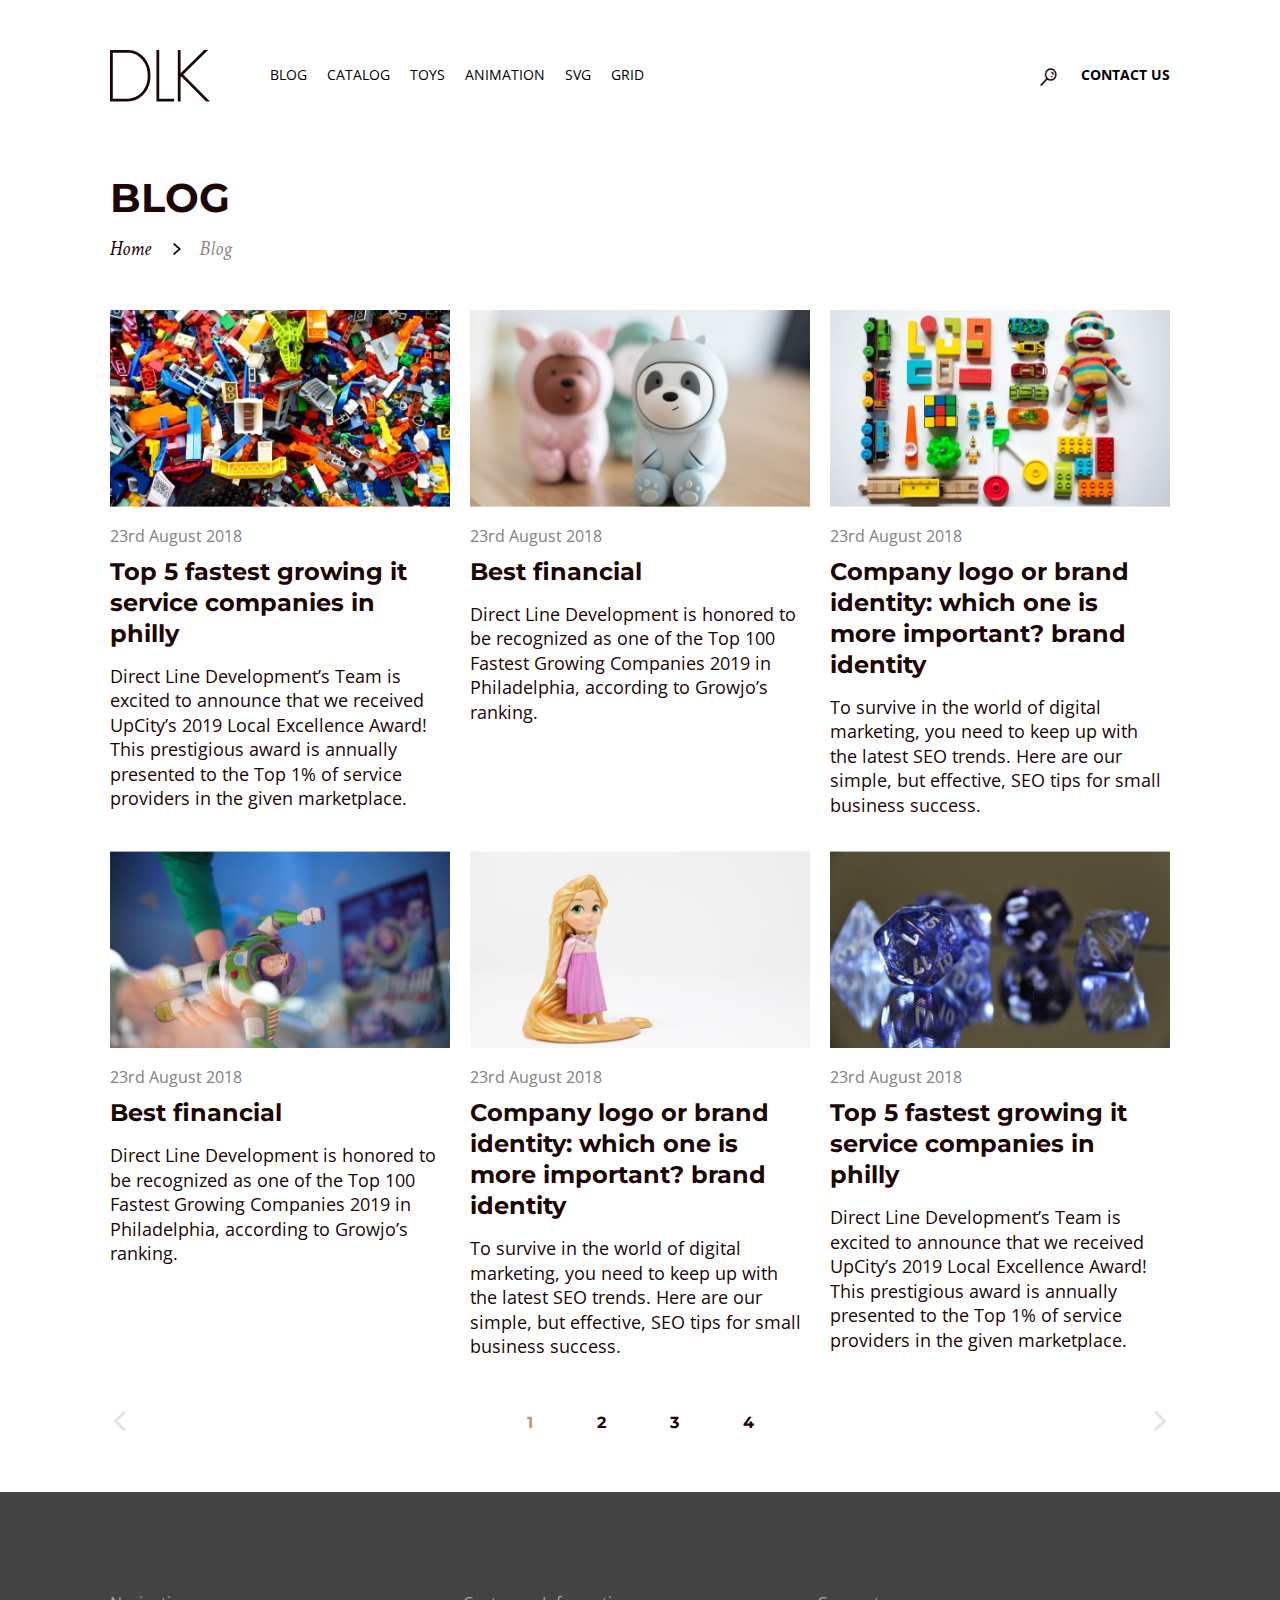
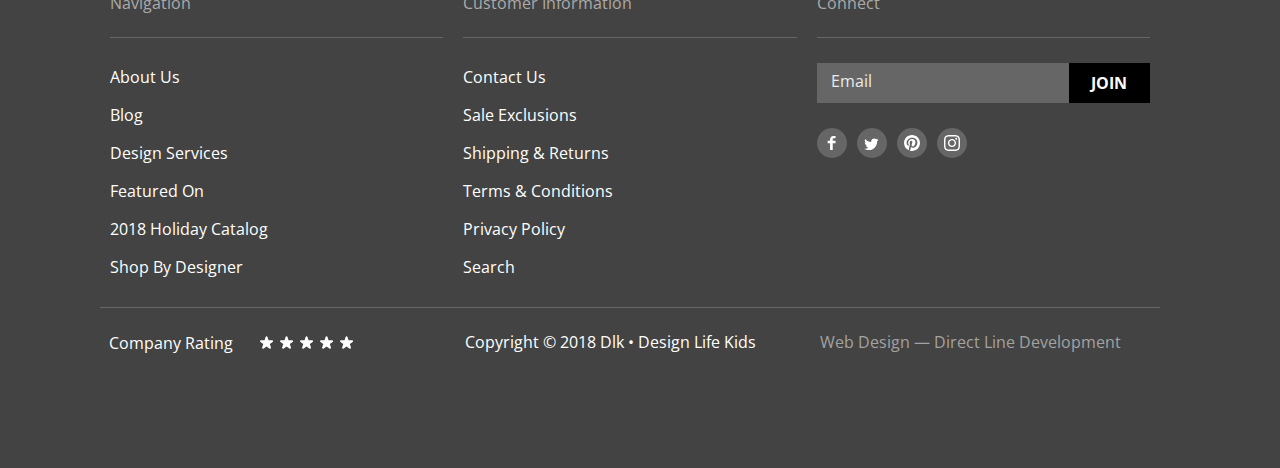
<file: pages/blog/index.html>
<!DOCTYPE html>
<html lang="en">
<head>
    <meta charset="UTF-8">
    <meta name="viewport" content="width=device-width, initial-scale=1.0">
    <title>Blog</title>
    <link rel="preconnect" href="https://fonts.gstatic.com">
    <link href="https://fonts.googleapis.com/css2?family=Crimson+Text:ital,wght@0,400;0,700;1,400;1,700&family=Lato:ital,wght@0,400;0,700;1,400;1,700&family=Montserrat:ital,wght@0,300;0,700;1,300;1,700&family=Open+Sans:ital,wght@0,400;0,700;1,400;1,700&family=Roboto:ital,wght@0,300;0,400;0,500;0,700;1,300;1,400;1,500;1,700&display=swap" rel="stylesheet">
    <link href="/common.css" rel="stylesheet" />
    <link href="style.css" rel="stylesheet" />
    <link rel="shortcut icon" href="/static/images/favicon.ico">
</head>
<body>
    <header class="header">
    <div class="mobile-menu display-none">
        <div class="mobile-menu__nav_wrapper mobile-menu_js">
            <nav class="mobile-menu__nav">
            <ul class="mobile-menu__nav-list">
                <li class="mobile-menu__nav-link"><a class="mobile-menu__nav-link_a" href="/pages/blog">Blog</a></li>
                <li class="mobile-menu__nav-link"><a class="mobile-menu__nav-link_a" href="/pages/catalog">Catalog</a></li>
                <li class="mobile-menu__nav-link"><a class="mobile-menu__nav-link_a" href="/pages/toys">Toys</a></li>
                <li class="mobile-menu__nav-link"><a class="mobile-menu__nav-link_a" href="/pages/animation">Animation</a></li>
                <li class="mobile-menu__nav-link"><a class="mobile-menu__nav-link_a" href="/pages/svg">SVG</a></li>
                <li class="mobile-menu__nav-link"><a class="mobile-menu__nav-link_a" href="/pages/grid">Grid</a></li>
            </ul>
            </nav>
            <a class="mobile-menu__button_contact" href="/pages/contact-us">Contact us</a>
        </div>
    </div>
    <div class="header__wrapper">
        <div class="header_large container">
            <a class="header__logo-link" href="/index.html">
                <svg class="header__logo" viewBox="0 0 62 32" fill="none" xmlns="http://www.w3.org/2000/svg">
                    <path fill-rule="evenodd" clip-rule="evenodd" d="M0 0H11.23C19.2945 0 25.0516 7.6131 25.0516 14.7911V17.0666C25.0516 24.2446 19.2945 31.8578 11.23 31.8578H0V0ZM23.3239 14.7911C23.3239 8.31579 18.1144 1.70667 11.23 1.70667H1.7277V30.1511H11.23C18.1144 30.1511 23.3239 23.542 23.3239 17.0667V14.7911Z" fill="#1E0606"/>
                    <path d="M28.7949 0H30.5226V30.2933H39.737V32H28.7949V0Z" fill="#1E0606"/>
                    <path d="M42.0406 0V31.8578H43.7683V16.8512L44.1924 16.4323L59.5748 31.8578H62L45.4141 15.2255L60.8272 0H58.3839L43.7683 14.4377V0H42.0406Z" fill="#1E0606"/>
                    </svg>
            </a>
            <nav class="header__nav">
                <ul class="header__nav-list">
                    <li class="header__nav-link"><a class="header__nav-link_a" href="/pages/blog">Blog</a></li>
                    <li class="header__nav-link"><a class="header__nav-link_a" href="/pages/catalog">Catalog</a></li>
                    <li class="header__nav-link"><a class="header__nav-link_a" href="/pages/toys">Toys</a></li>
                    <li class="header__nav-link"><a class="header__nav-link_a" href="/pages/animation">Animation</a></li>
                    <li class="header__nav-link"><a class="header__nav-link_a" href="/pages/svg">SVG</a></li>
                    <li class="header__nav-link"><a class="header__nav-link_a" href="/pages/grid">Grid</a></li>
                </ul>
            </nav>
            <button class="mobile-menu__button_open mobile-menu_open-js">Menu
            </button>
            <button class="mobile-menu__button_close mobile-menu_close-js display-none">
                <svg width="16" height="16" viewBox="0 0 16 16" fill="none" xmlns="http://www.w3.org/2000/svg">
                    <path fill-rule="evenodd" clip-rule="evenodd" d="M0.707105 0L0 0.707105L7.07111 7.77821L4.6869e-05 14.8493L0.707151 15.5564L7.77821 8.48532L14.8492 15.5563L15.5563 14.8492L8.48532 7.77821L15.5563 0.707178L14.8492 7.33696e-05L7.77821 7.07111L0.707105 0Z" fill="#1E0606"/>
                    </svg>
            </button>
            <button class="header__search_button" type="button">
                <picture>
                    <img class="header__search_img header__search" src="/static/images/search-icon.png" srcset="/static/images/search-icon.png, /static/images/search-icon2x.png 2x" alt="site search">
                </picture>
                
            </button>
            <a class="header__contact_button" href="/pages/contact-us">Contact us</a>
        </div>
    </div>
</header>
    <main>
    <section class="container">
        <h1 class="page-title"> Blog</h1>
        <div class="breadcrumbs">
            <a class="breadcrumbs__link" href="/index.html"><p class="breadcrumbs__page-inactive">Home</p></a>
            <p class="breadcrumbs__active-page">Blog</p>
        </div>
    </section>
    <section class="blog__cards container">
        <h2 class="visually-hidden">Announcement of articles</h2>
        <div class="blog__list-wrapper">
            <ul class="blog__list">
                <li class="blog-card">
    <div class="blog-card__img-wrapper">
        <picture class="blog-card__img-picture">
            <img class="blog-card__img" src="/static/images/designer-details.jpg" srcset="/static/images/designer-details.jpg, /static/images/designer-details2.jpg 2x" alt="designer details">
        </picture>
    </div>
    <time class="blog-card__date">23rd August 2018</time>
    <a class="blog-card__link" href="#"></a>
    <p class="blog-card__title">Top 5 fastest growing it service companies in philly</p>
    <p class="blog-card__preview">Direct Line Development’s Team is excited to announce that we received UpCity’s 2019 Local Excellence Award! This prestigious award is annually presented to the Top 1% of service providers in the given marketplace.</p>
</li>

                <li class="blog-card">
    <div class="blog-card__img-wrapper">
        <picture class="blog-card__img-picture">
            <img class="blog-card__img" src="/static/images/stuffed-toys.jpg" srcset="/static/images/stuffed-toys.jpg, /static/images/stuffed-toys2.jpg 2x" alt="stuffed toys">
        </picture>
    </div>
    <time class="blog-card__date">23rd August 2018</time>
    <a class="blog-card__link" href="#"></a>
    <p class="blog-card__title">Best financial</p>
    <p class="blog-card__preview">Direct Line Development is honored to be recognized as one of the Top 100 Fastest Growing Companies 2019 in Philadelphia, according to Growjo’s ranking.</p>
</li>

                <li class="blog-card">
    <div class="blog-card__img-wrapper">
        <picture class="blog-card__img-picture">
            <img class="blog-card__img" src="/static/images/small-toys.jpg" srcset="/static/images/small-toys.jpg, /static/images/small-toys2.jpg 2x" alt="small toys">
        </picture>
    </div>
    <time class="blog-card__date">23rd August 2018</time>
    <a class="blog-card__link" href="#"></a>
    <p class="blog-card__title">Company logo or brand identity: which one is more important? brand identity</p>
    <p class="blog-card__preview">To survive in the world of digital marketing, you need to keep up with the latest SEO trends. Here are our simple, but effective, SEO tips for small business success.</p>
</li>

                <li class="blog-card">
    <div class="blog-card__img-wrapper">
        <picture class="blog-card__img-picture">
            <img class="blog-card__img" src="/static/images/superhero-toy.jpg" srcset="/static/images/superhero-toy.jpg, /static/images/superhero-toy2.jpg 2x" alt="superhero toy">
        </picture>
    </div>
    <time class="blog-card__date">23rd August 2018</time>
    <a class="blog-card__link" href="#"></a>
    <p class="blog-card__title">Best financial</p>
    <p class="blog-card__preview">Direct Line Development is honored to be recognized as one of the Top 100 Fastest Growing Companies 2019 in Philadelphia, according to Growjo’s ranking.</p>
</li>

                <li class="blog-card">
    <div class="blog-card__img-wrapper">
        <picture class="blog-card__img-picture">
            <img class="blog-card__img" src="/static/images/doll-girl.jpg" srcset="/static/images/doll-girl.jpg, /static/images/doll-girl2.jpg 2x" alt="doll girl">
        </picture>
    </div>
    <time class="blog-card__date">23rd August 2018</time>
    <a class="blog-card__link" href="#"></a>
    <p class="blog-card__title">Company logo or brand identity: which one is more important? brand identity</p>
    <p class="blog-card__preview">To survive in the world of digital marketing, you need to keep up with the latest SEO trends. Here are our simple, but effective, SEO tips for small business success.</p>
</li>

                <li class="blog-card">
    <div class="blog-card__img-wrapper">
        <picture class="blog-card__img-picture">
            <img class="blog-card__img" src="/static/images/glass-stones.jpg" srcset="/static/images/glass-stones.jpg, /static/images/glass-stones2.jpg 2x" alt="glass stones">
        </picture>
    </div>
    <time class="blog-card__date">23rd August 2018</time>
    <a class="blog-card__link" href="#"></a>
    <p class="blog-card__title">Top 5 fastest growing it service companies in philly</p>
    <p class="blog-card__preview">Direct Line Development’s Team is excited to announce that we received UpCity’s 2019 Local Excellence Award! This prestigious award is annually presented to the Top 1% of service providers in the given marketplace.</p>
</li>

            </ul>
        </div>
    </section>
    <section class="container">
    <h2 class="visually-hidden">Page pagination</h2>
    <div class="pagination">
        <button class="pagination__control">
            <svg class="pagination__control_svg pagination__control_svg-transform" viewBox="0 0 18 29" fill="none" xmlns="http://www.w3.org/2000/svg">
                <path class="pagination__control_svg-path" fill-rule="evenodd" clip-rule="evenodd" d="M2.82846 0L3.62396e-05 2.82843L11.5858 14.4142L3.62396e-05 26L2.82846 28.8284L17.2427 14.4142L2.82846 0Z" fill="#e4e1e1"/>
                </svg>
        </button>
        <ul class="pagination__pages">
            <li class="pagination__pages_li">
                <button class="pagination__pages_active pagination__pages_button">1</button>
            </li>
            <li class="pagination__pages_li">
                <button class="pagination__pages_inactive pagination__pages_button">2</button>
            </li>
            <li class="pagination__pages_li">
                <button class="pagination__pages_inactive pagination__pages_button">3</button>
            </li>
            <li class="pagination__pages_li">
                <button class="pagination__pages_inactive pagination__pages_button">4</button>
            </li>
        </ul>
        <button class="pagination__control">
            <svg class="pagination__control_svg" viewBox="0 0 18 29" fill="none" xmlns="http://www.w3.org/2000/svg">
                <path class="pagination__control_svg-path" fill-rule="evenodd" clip-rule="evenodd" d="M2.82846 0L3.62396e-05 2.82843L11.5858 14.4142L3.62396e-05 26L2.82846 28.8284L17.2427 14.4142L2.82846 0Z" fill="#e4e1e1"/>
                </svg>
        </button>
    </div>
</section>
    </main>
    <footer class="footer">
    <div class="container">
        <ul class="footer__nav">
            <li class="footer__nav_column">
                <h2 class="footer__nav_title">Navigation</h2>
                <ul class="footer__nav_items">
                    <li class="footer__nav_item"><a class="footer__nav_link" href="#">About us</a></li>
                    <li class="footer__nav_item"><a class="footer__nav_link" href="/pages/blog">Blog</a></li>
                    <li class="footer__nav_item"><a class="footer__nav_link" href="#">Design services</a></li>
                    <li class="footer__nav_item"><a class="footer__nav_link" href="#">Featured on</a></li>
                    <li class="footer__nav_item"><a class="footer__nav_link" href="#">2018 holiday catalog</a></li>
                    <li class="footer__nav_item"><a class="footer__nav_link" href="#">Shop by designer</a></li>
                </ul>
            </li>
            <li class="footer__nav_column">
                <h2 class="footer__nav_title">Customer information</h2>
                <ul class="footer__nav_items">
                    <li class="footer__nav_item"><a class="footer__nav_link" href="/pages/contact-us">Contact us</a></li>
                    <li class="footer__nav_item"><a class="footer__nav_link" href="#">Sale exclusions</a></li>
                    <li class="footer__nav_item"><a class="footer__nav_link" href="#">Shipping & returns</a></li>
                    <li class="footer__nav_item"><a class="footer__nav_link" href="#">Terms & conditions</a></li>
                    <li class="footer__nav_item"><a class="footer__nav_link" href="#">Privacy policy</a></li>
                    <li class="footer__nav_item"><a class="footer__nav_link" href="#">Search</a></li>
                </ul>
            </li>
            <li class="footer__nav_column footer__connect">
                <ul class="footer__connect_items">
                    <li class="footer__connect_item">
                        <h2 class="footer__nav_title">Connect</h2>
                    </li>
                    <li class="footer__connect_item">
                        <form name="footer__subscribe" method="POST" action="https://echo.htmlacademy.ru">
                            <label for="user-email" class="visually-hidden">Send email</label>
                            <input class="footer__subscribe_input" id="user-email"
                                type="text"
                                name="email"
                                placeholder="Email">
                                
<button class="button footer__subscribe_button" type=submit>
    join
</button>

                        </form>
                    </li>
                </ul>
                <ul class="footer__social">
                    <li class="footer__social_item">
                        <a class="footer__social_link" href="https://www.facebook.com/" rel="nofollow" target="_blank" aria-label="follow us facebook">
                            <div class="footer__social_svg fb-logo">
                                <svg class="footer__social_svg-icon" width="9" height="16" viewBox="0 0 9 16" fill="none" xmlns="http://www.w3.org/2000/svg">
                                <path fill-rule="evenodd" clip-rule="evenodd" d="M8.55271 3.36723H6.29671C6.03071 3.36723 5.73372 3.71723 5.73372 4.18523V5.81423H8.55271V8.13523H5.73372V15.1052H3.07071V8.13523H0.657715V5.81423H3.07071V4.44723C3.07071 2.48823 4.43171 0.894226 6.29671 0.894226H8.55271V3.36723Z" fill="white"/>
                                </svg>
                            </div>
                        </a>
                    </li>
                    <li class="footer__social_item">
                        <a class="footer__social_link" href="https://twitter.com/home" rel="nofollow" target="_blank" aria-label="follow us twitter">
                            <div class="footer__social_svg twitter-logo">
                                <svg class="footer__social_svg-icon" width="15" height="13" viewBox="0 0 15 13" fill="none" xmlns="http://www.w3.org/2000/svg">
                                    <path fill-rule="evenodd" clip-rule="evenodd" d="M13.1006 3.28912C13.1056 3.41612 13.1096 3.54312 13.1096 3.67212C13.1096 7.57612 10.1366 12.0781 4.70258 12.0781C3.03458 12.0781 1.48058 11.5881 0.173584 10.7501C0.406584 10.7771 0.641584 10.7911 0.879584 10.7911C2.26358 10.7911 3.53758 10.3181 4.54858 9.52512C3.25558 9.50212 2.16558 8.64812 1.78758 7.47512C1.96858 7.51012 2.15458 7.52712 2.34458 7.52712C2.61358 7.52712 2.87458 7.49212 3.12258 7.42412C1.77158 7.15212 0.751584 5.95912 0.751584 4.52712V4.49012C1.15058 4.71112 1.60758 4.84412 2.09158 4.85912C1.29858 4.33012 0.777584 3.42612 0.777584 2.40012C0.777584 1.85912 0.922584 1.35212 1.17658 0.916122C2.63258 2.70312 4.81058 3.87912 7.26558 4.00212C7.21558 3.78512 7.19058 3.56012 7.19058 3.32812C7.19058 1.69712 8.51258 0.375122 10.1446 0.375122C10.9936 0.375122 11.7616 0.732122 12.2996 1.30712C12.9736 1.17612 13.6056 0.930122 14.1766 0.590122C13.9556 1.28112 13.4886 1.85912 12.8766 2.22512C13.4746 2.15412 14.0446 1.99612 14.5756 1.76012C14.1776 2.35212 13.6776 2.87312 13.1006 3.28912Z" fill="white"/>
                                    </svg>
                            </div>
                        </a>
                    </li>
                    <li class="footer__social_item">
                        <a class="footer__social_link" href="https://www.pinterest.com/" rel="nofollow" target="_blank" aria-label="follow us pinterest">
                            <div class="footer__social_svg pinterest-logo">
                                <svg class="footer__social_svg-icon" width="16" height="16" viewBox="0 0 16 16" fill="none" xmlns="http://www.w3.org/2000/svg">
                                    <path fill-rule="evenodd" clip-rule="evenodd" d="M8.00047 0C3.58252 0 0 3.58158 0 8.00047C0 11.2754 1.97001 14.0902 4.78956 15.3273C4.76698 14.7694 4.78579 14.0977 4.92785 13.49C5.08214 12.8408 5.95708 9.1313 5.95708 9.1313C5.95708 9.1313 5.70212 8.62045 5.70212 7.865C5.70212 6.6796 6.38984 5.79432 7.24502 5.79432C7.97225 5.79432 8.3241 6.34092 8.3241 6.99571C8.3241 7.7267 7.85747 8.82084 7.61757 9.83407C7.41718 10.6836 8.04281 11.3751 8.88011 11.3751C10.3957 11.3751 11.4165 9.42859 11.4165 7.12177C11.4165 5.36908 10.2358 4.05668 8.08796 4.05668C5.66167 4.05668 4.14982 5.86582 4.14982 7.88663C4.14982 8.5847 4.35491 9.07579 4.67666 9.45587C4.82531 9.6318 4.84506 9.70142 4.79144 9.90275C4.75381 10.0486 4.66537 10.4042 4.62868 10.5444C4.57506 10.7466 4.41136 10.82 4.22885 10.7448C3.11025 10.2885 2.58999 9.0645 2.58999 7.68813C2.58999 5.41612 4.50638 2.68972 8.30717 2.68972C11.3619 2.68972 13.3724 4.90151 13.3724 7.27324C13.3724 10.4117 11.6282 12.7562 9.05509 12.7562C8.19239 12.7562 7.37955 12.2895 7.10108 11.7599C7.10108 11.7599 6.63633 13.6029 6.53848 13.9585C6.36914 14.5747 6.03704 15.1919 5.73317 15.6717C6.45287 15.8843 7.21303 16 8.00047 16C12.4184 16 16 12.4184 16 8.00047C16 3.58158 12.4184 0 8.00047 0Z" fill="white"/>
                                    </svg>
                            </div>
                        </a>
                    </li>
                    <li class="footer__social_item">
                        <a class="footer__social_link" href="https://www.instagram.com/" rel="nofollow" target="_blank" aria-label="follow us instagram">
                            <div class="footer__social_svg instagram-logo">
                                <svg class="footer__social_svg-icon" width="16" height="16" viewBox="0 0 16 16" fill="none" xmlns="http://www.w3.org/2000/svg">
                                    <path fill-rule="evenodd" clip-rule="evenodd" d="M8.00003 0C5.82733 0 5.5549 0.0092 4.70163 0.0481333C3.8501 0.0869667 3.26857 0.222233 2.7597 0.42C2.23363 0.624433 1.7875 0.897967 1.3427 1.3427C0.897967 1.7875 0.624433 2.23363 0.42 2.7597C0.222233 3.26857 0.0869667 3.8501 0.0481333 4.7016C0.0092 5.5549 0 5.82733 0 8C0 10.1727 0.0092 10.4451 0.0481333 11.2984C0.0869667 12.1499 0.222233 12.7314 0.42 13.2403C0.624433 13.7664 0.897967 14.2125 1.3427 14.6573C1.7875 15.102 2.23363 15.3756 2.7597 15.58C3.26857 15.7778 3.8501 15.913 4.70163 15.9519C5.5549 15.9908 5.82733 16 8.00003 16C10.1727 16 10.4451 15.9908 11.2984 15.9519C12.1499 15.913 12.7314 15.7778 13.2403 15.58C13.7664 15.3756 14.2125 15.102 14.6573 14.6573C15.102 14.2125 15.3756 13.7664 15.58 13.2403C15.7778 12.7314 15.913 12.1499 15.9519 11.2984C15.9908 10.4451 16 10.1727 16 8C16 5.82733 15.9908 5.5549 15.9519 4.7016C15.913 3.8501 15.7778 3.26857 15.58 2.7597C15.3756 2.23363 15.102 1.7875 14.6573 1.3427C14.2125 0.897967 13.7664 0.624433 13.2403 0.42C12.7314 0.222233 12.1499 0.0869667 11.2984 0.0481333C10.4451 0.0092 10.1727 0 8.00003 0ZM8.00003 1.44143C10.1361 1.44143 10.3891 1.4496 11.2327 1.4881C12.0127 1.52367 12.4363 1.65397 12.7182 1.76353C13.0916 1.90867 13.3581 2.08203 13.638 2.362C13.918 2.6419 14.0913 2.9084 14.2365 3.28183C14.346 3.56373 14.4763 3.98733 14.5119 4.7673C14.5504 5.61087 14.5586 5.8639 14.5586 8C14.5586 10.1361 14.5504 10.3891 14.5119 11.2327C14.4763 12.0127 14.346 12.4363 14.2365 12.7182C14.0913 13.0916 13.918 13.3581 13.638 13.638C13.3581 13.918 13.0916 14.0913 12.7182 14.2365C12.4363 14.346 12.0127 14.4763 11.2327 14.5119C10.3892 14.5504 10.1363 14.5586 8.00003 14.5586C5.86373 14.5586 5.61077 14.5504 4.7673 14.5119C3.98733 14.4763 3.56373 14.346 3.28183 14.2365C2.9084 14.0913 2.64193 13.918 2.36197 13.638C2.08207 13.3581 1.90867 13.0916 1.76353 12.7182C1.65397 12.4363 1.52367 12.0127 1.4881 11.2327C1.4496 10.3891 1.44143 10.1361 1.44143 8C1.44143 5.8639 1.4496 5.61087 1.4881 4.7673C1.52367 3.98733 1.65397 3.56373 1.76353 3.28183C1.90867 2.9084 2.08203 2.6419 2.36197 2.362C2.64193 2.08203 2.9084 1.90867 3.28183 1.76353C3.56373 1.65397 3.98733 1.52367 4.7673 1.4881C5.61087 1.4496 5.8639 1.44143 8.00003 1.44143ZM3.8919 8C3.8919 5.73113 5.73113 3.8919 8.00003 3.8919C10.2689 3.8919 12.1081 5.73113 12.1081 8C12.1081 10.2689 10.2689 12.1081 8.00003 12.1081C5.73113 12.1081 3.8919 10.2689 3.8919 8ZM8.00003 10.6667C6.52723 10.6667 5.33333 9.47277 5.33333 8C5.33333 6.52723 6.52723 5.33333 8.00003 5.33333C9.47277 5.33333 10.6667 6.52723 10.6667 8C10.6667 9.47277 9.47277 10.6667 8.00003 10.6667ZM12.2704 4.68957C12.8006 4.68957 13.2304 4.2598 13.2304 3.7296C13.2304 3.1994 12.8006 2.76957 12.2704 2.76957C11.7402 2.76957 11.3104 3.1994 11.3104 3.7296C11.3104 4.2598 11.7402 4.68957 12.2704 4.68957Z" fill="white"/>
                                    </svg>
                            </div>
                        </a>
                    </li>
                </ul>
            </li>
        </ul>
        <ul class="footer__nav-bottom">
            <li class="footer__nav-bottom_item footer__nav-bottom_rating">
                <fieldset class="footer__rating">
                    <div class="footer__rating_group">
                        <h2 class="visually-hidden">Company rating</h2>
                        <label for="rating-awful" class="visually-hidden">Awful</label>
                        <input id="rating-awful" class="footer__rating_star" type="radio" name="star" value="1">
                        <label for="rating-passably" class="visually-hidden">Passably</label>
                        <input id="rating-passably" class="footer__rating_star" type="radio" name="star" value="2">
                        <label for="rating-fine" class="visually-hidden">Fine</label>
                        <input id="rating-fine" class="footer__rating_star" type="radio" name="star" value="3">
                        <label for="rating-ok" class="visually-hidden">OK</label>
                        <input id="rating-ok" class="footer__rating_star" type="radio" name="star" value="4">
                        <label for="rating-excellent" class="visually-hidden">Excellent</label>
                        <input id="rating-excellent" class="footer__rating_star" type="radio" name="star" value="5">
                        <div class="footer__rating_legend">Company rating</div>
                    </div>
                </fieldset>
            </li>
            <li class="footer__nav-bottom_item footer__nav-bottom_info"><p class="footer__nav-bottom_copyright">Copyright © 2018 Dlk • Design life kids</p></li>
            <li class="footer__nav-bottom_item footer__nav-bottom_info footer__nav-bottom_author">
                <a class="footer__nav-bottom_and-text" href="#">Web design — Direct line development</a>
            </li>
        </ul>
    </div>
</footer>

    <script src="index.js"></script>
</body>
</html>
</file>
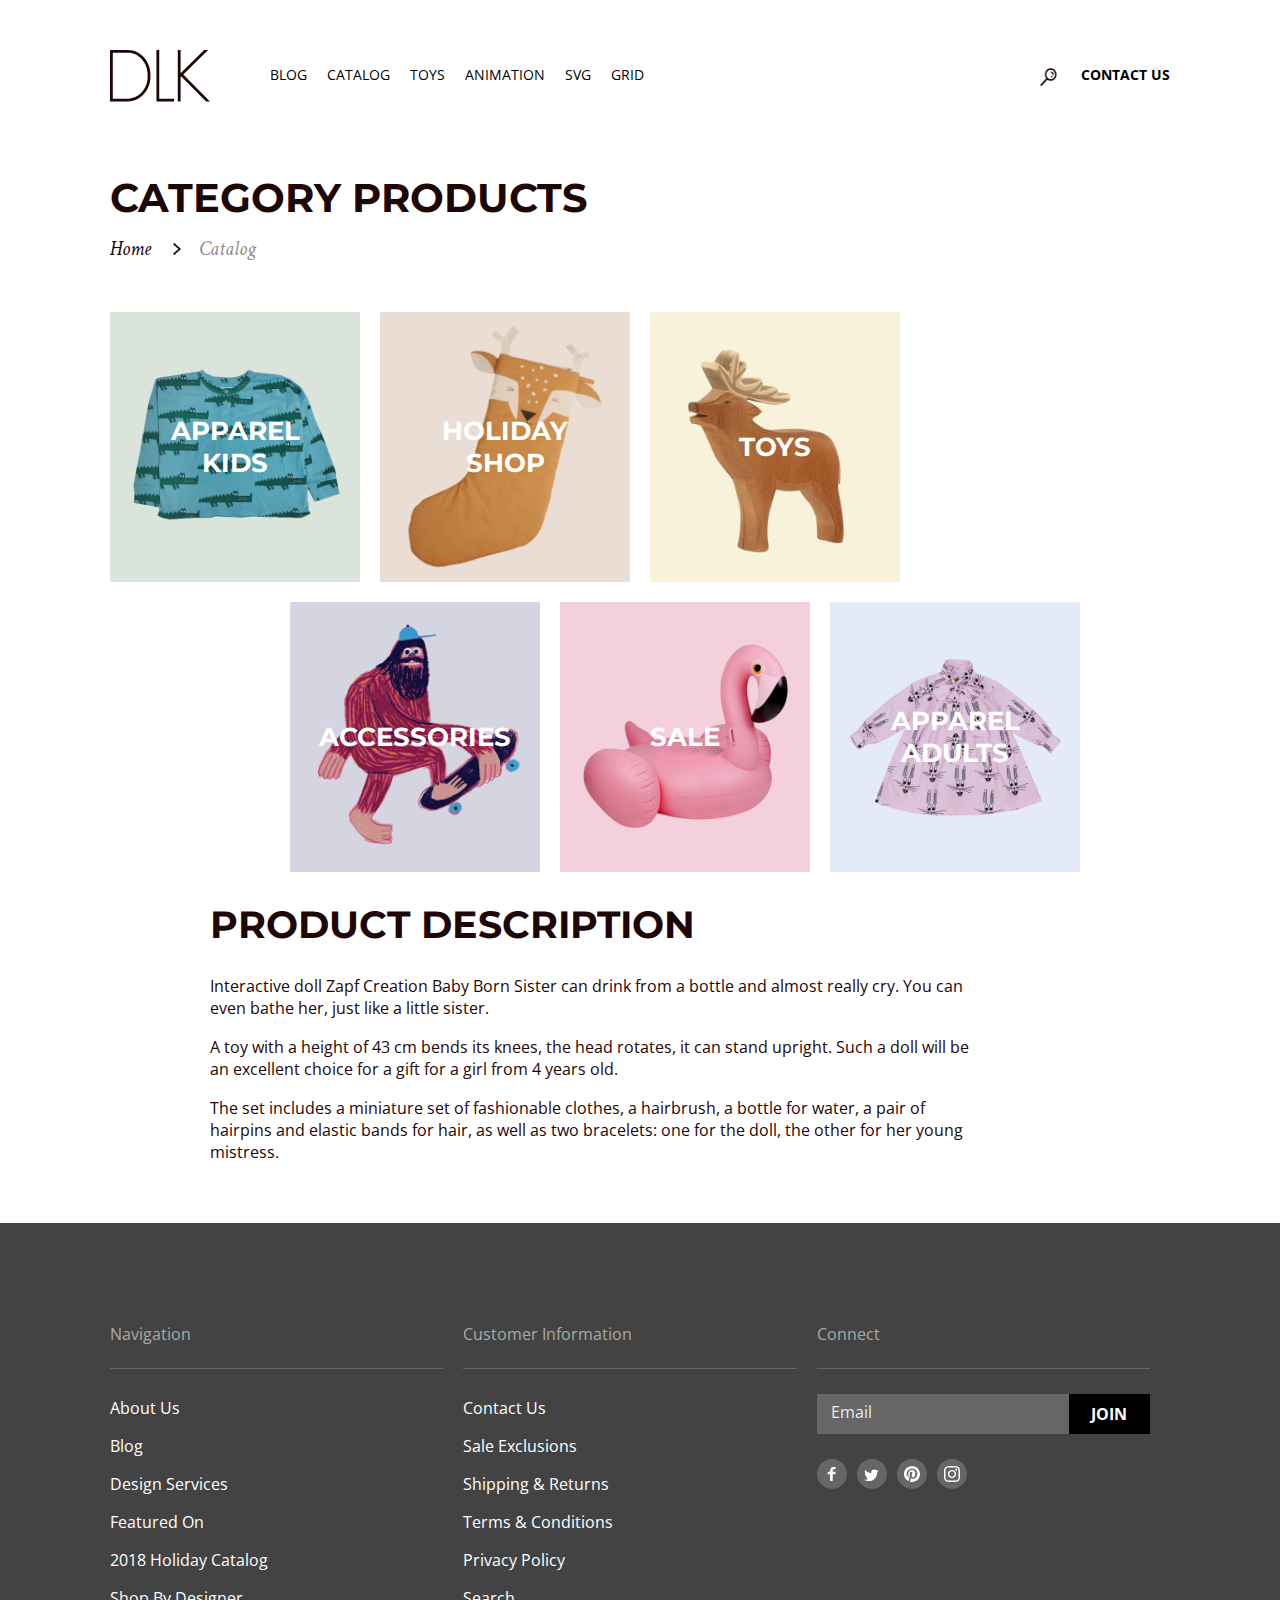
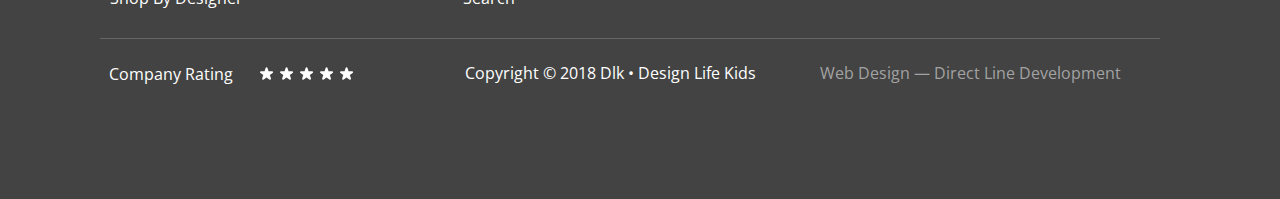
<file: pages/catalog/index.html>
<!DOCTYPE html>
<html lang="en">
<head>
    <meta charset="UTF-8">
    <meta name="viewport" content="width=device-width, initial-scale=1.0">
    <title>Catalog</title>
    <link rel="preconnect" href="https://fonts.gstatic.com">
    <link href="https://fonts.googleapis.com/css2?family=Crimson+Text:ital,wght@0,400;0,700;1,400;1,700&family=Lato:ital,wght@0,400;0,700;1,400;1,700&family=Montserrat:ital,wght@0,300;0,700;1,300;1,700&family=Open+Sans:ital,wght@0,400;0,700;1,400;1,700&family=Roboto:ital,wght@0,300;0,400;0,500;0,700;1,300;1,400;1,500;1,700&display=swap" rel="stylesheet">
    <link href="/common.css" rel="stylesheet" />
    <link href="style.css" rel="stylesheet" />
    <link rel="shortcut icon" href="/static/images/favicon.ico">
</head>
<body>
    <header class="header">
    <div class="mobile-menu display-none">
        <div class="mobile-menu__nav_wrapper mobile-menu_js">
            <nav class="mobile-menu__nav">
            <ul class="mobile-menu__nav-list">
                <li class="mobile-menu__nav-link"><a class="mobile-menu__nav-link_a" href="/pages/blog">Blog</a></li>
                <li class="mobile-menu__nav-link"><a class="mobile-menu__nav-link_a" href="/pages/catalog">Catalog</a></li>
                <li class="mobile-menu__nav-link"><a class="mobile-menu__nav-link_a" href="/pages/toys">Toys</a></li>
                <li class="mobile-menu__nav-link"><a class="mobile-menu__nav-link_a" href="/pages/animation">Animation</a></li>
                <li class="mobile-menu__nav-link"><a class="mobile-menu__nav-link_a" href="/pages/svg">SVG</a></li>
                <li class="mobile-menu__nav-link"><a class="mobile-menu__nav-link_a" href="/pages/grid">Grid</a></li>
            </ul>
            </nav>
            <a class="mobile-menu__button_contact" href="/pages/contact-us">Contact us</a>
        </div>
    </div>
    <div class="header__wrapper">
        <div class="header_large container">
            <a class="header__logo-link" href="/index.html">
                <svg class="header__logo" viewBox="0 0 62 32" fill="none" xmlns="http://www.w3.org/2000/svg">
                    <path fill-rule="evenodd" clip-rule="evenodd" d="M0 0H11.23C19.2945 0 25.0516 7.6131 25.0516 14.7911V17.0666C25.0516 24.2446 19.2945 31.8578 11.23 31.8578H0V0ZM23.3239 14.7911C23.3239 8.31579 18.1144 1.70667 11.23 1.70667H1.7277V30.1511H11.23C18.1144 30.1511 23.3239 23.542 23.3239 17.0667V14.7911Z" fill="#1E0606"/>
                    <path d="M28.7949 0H30.5226V30.2933H39.737V32H28.7949V0Z" fill="#1E0606"/>
                    <path d="M42.0406 0V31.8578H43.7683V16.8512L44.1924 16.4323L59.5748 31.8578H62L45.4141 15.2255L60.8272 0H58.3839L43.7683 14.4377V0H42.0406Z" fill="#1E0606"/>
                    </svg>
            </a>
            <nav class="header__nav">
                <ul class="header__nav-list">
                    <li class="header__nav-link"><a class="header__nav-link_a" href="/pages/blog">Blog</a></li>
                    <li class="header__nav-link"><a class="header__nav-link_a" href="/pages/catalog">Catalog</a></li>
                    <li class="header__nav-link"><a class="header__nav-link_a" href="/pages/toys">Toys</a></li>
                    <li class="header__nav-link"><a class="header__nav-link_a" href="/pages/animation">Animation</a></li>
                    <li class="header__nav-link"><a class="header__nav-link_a" href="/pages/svg">SVG</a></li>
                    <li class="header__nav-link"><a class="header__nav-link_a" href="/pages/grid">Grid</a></li>
                </ul>
            </nav>
            <button class="mobile-menu__button_open mobile-menu_open-js">Menu
            </button>
            <button class="mobile-menu__button_close mobile-menu_close-js display-none">
                <svg width="16" height="16" viewBox="0 0 16 16" fill="none" xmlns="http://www.w3.org/2000/svg">
                    <path fill-rule="evenodd" clip-rule="evenodd" d="M0.707105 0L0 0.707105L7.07111 7.77821L4.6869e-05 14.8493L0.707151 15.5564L7.77821 8.48532L14.8492 15.5563L15.5563 14.8492L8.48532 7.77821L15.5563 0.707178L14.8492 7.33696e-05L7.77821 7.07111L0.707105 0Z" fill="#1E0606"/>
                    </svg>
            </button>
            <button class="header__search_button" type="button">
                <picture>
                    <img class="header__search_img header__search" src="/static/images/search-icon.png" srcset="/static/images/search-icon.png, /static/images/search-icon2x.png 2x" alt="site search">
                </picture>
                
            </button>
            <a class="header__contact_button" href="/pages/contact-us">Contact us</a>
        </div>
    </div>
</header>
    <main>
    <h1 class="page-title container">Category Products</h1>
    <div class="breadcrumbs container">
        <a class="breadcrumbs__link" href="/index.html"><p class="breadcrumbs__page-inactive">Home</p></a>
        <p class="breadcrumbs__active-page">Catalog</p>
    </div>
    <!-- <section class="catalog__container container">
        <h2 class="visually-hidden">Categoryes preview</h2>
        <ul class="catalog__cards">
            <li class="category-card">
    <p class="category-card__title" >Apparel kids</p>
    <a class="category-card__link" href="#"></a>
</li>
            <li class="category-card">
    <p class="category-card__title" >Holiday shop</p>
    <a class="category-card__link" href="#"></a>
</li>
            <li class="category-card">
    <p class="category-card__title" >Toys</p>
    <a class="category-card__link" href="/pages/toys"></a>
</li>
            <li class="category-card">
    <p class="category-card__title" >Accessories</p>
    <a class="category-card__link" href="#"></a>
</li>
            <li class="category-card">
    <p class="category-card__title" >Sale</p>
    <a class="category-card__link" href="#"></a>
</li>
            <li class="category-card">
    <p class="category-card__title" >Apparel adults</p>
    <a class="category-card__link" href="#"></a>
</li>
        </ul>
    </section> -->
    <section class="container">
        <div class="category-container">    
            <h2 class="visually-hidden">Categoryes preview</h2>
            <div class="row flex-wrap">
                <div class="col-xl-3 col-lg-4 col-md-4 col-sm-6 col-xs-6">
                        <div class="content content-1">
    <p class="content__title" >Apparel kids</p>
    <a class="content__link" href="#"></a>
</div>
                </div>
                <div class="col-xl-3 col-lg-4 col-md-4 col-sm-6 col-md-4 col-xs-6">
                        <div class="content content-2">
    <p class="content__title" >Holiday shop</p>
    <a class="content__link" href="#"></a>
</div>
                </div>
                <div class="col-xl-3 add-xl-3 col-lg-4 col-md-4 col-sm-6 col-xs-6">
                        <div class="content content-3">
    <p class="content__title" >Toys</p>
    <a class="content__link" href="/pages/toys"></a>
</div>
                </div>
                <div class="col-xl-3 skip-xl-2 col-lg-4 col-md-4 col-sm-6 col-xs-6">
                        <div class="content content-4">
    <p class="content__title" >Accessories</p>
    <a class="content__link" href="#"></a>
</div>
                </div>
                <div class="col-xl-3 col-lg-4 col-md-4 col-sm-6 col-xs-6">
                    
                        <div class="content content-5">
    <p class="content__title" >Sale</p>
    <a class="content__link" href="#"></a>
</div>
                </div>
                <div class="col-xl-3 col-lg-4 col-md-4 col-sm-6 col-xs-6">
                        <div class="content content-6">
    <p class="content__title" >Apparel adults</p>
    <a class="content__link" href="#"></a>
</div>
                </div>
            </div>
        </div>
    </section>
    <section class="product-description catalog__container container">
        <h2 class="product-description__title">Product Description</h2>
        <p class="product-description__text">
            Interactive doll Zapf Creation Baby Born Sister can drink from a bottle and almost really cry. You can even bathe her, just like a little sister.
        </p>
        <p class="product-description__text">
            A toy with a height of 43 cm bends its knees, the head rotates, it can stand upright. Such a doll will be an excellent choice for a gift for a girl from 4 years old.
        </p>
        <p class="product-description__text">
            The set includes a miniature set of fashionable clothes, a hairbrush, a bottle for water, a pair of hairpins and elastic bands for hair, as well as two bracelets: one for the doll, the other for her young mistress.
        </p>
    </section>
    </main>
    <footer class="footer">
    <div class="container">
        <ul class="footer__nav">
            <li class="footer__nav_column">
                <h2 class="footer__nav_title">Navigation</h2>
                <ul class="footer__nav_items">
                    <li class="footer__nav_item"><a class="footer__nav_link" href="#">About us</a></li>
                    <li class="footer__nav_item"><a class="footer__nav_link" href="/pages/blog">Blog</a></li>
                    <li class="footer__nav_item"><a class="footer__nav_link" href="#">Design services</a></li>
                    <li class="footer__nav_item"><a class="footer__nav_link" href="#">Featured on</a></li>
                    <li class="footer__nav_item"><a class="footer__nav_link" href="#">2018 holiday catalog</a></li>
                    <li class="footer__nav_item"><a class="footer__nav_link" href="#">Shop by designer</a></li>
                </ul>
            </li>
            <li class="footer__nav_column">
                <h2 class="footer__nav_title">Customer information</h2>
                <ul class="footer__nav_items">
                    <li class="footer__nav_item"><a class="footer__nav_link" href="/pages/contact-us">Contact us</a></li>
                    <li class="footer__nav_item"><a class="footer__nav_link" href="#">Sale exclusions</a></li>
                    <li class="footer__nav_item"><a class="footer__nav_link" href="#">Shipping & returns</a></li>
                    <li class="footer__nav_item"><a class="footer__nav_link" href="#">Terms & conditions</a></li>
                    <li class="footer__nav_item"><a class="footer__nav_link" href="#">Privacy policy</a></li>
                    <li class="footer__nav_item"><a class="footer__nav_link" href="#">Search</a></li>
                </ul>
            </li>
            <li class="footer__nav_column footer__connect">
                <ul class="footer__connect_items">
                    <li class="footer__connect_item">
                        <h2 class="footer__nav_title">Connect</h2>
                    </li>
                    <li class="footer__connect_item">
                        <form name="footer__subscribe" method="POST" action="https://echo.htmlacademy.ru">
                            <label for="user-email" class="visually-hidden">Send email</label>
                            <input class="footer__subscribe_input" id="user-email"
                                type="text"
                                name="email"
                                placeholder="Email">
                                
<button class="button footer__subscribe_button" type=submit>
    join
</button>

                        </form>
                    </li>
                </ul>
                <ul class="footer__social">
                    <li class="footer__social_item">
                        <a class="footer__social_link" href="https://www.facebook.com/" rel="nofollow" target="_blank" aria-label="follow us facebook">
                            <div class="footer__social_svg fb-logo">
                                <svg class="footer__social_svg-icon" width="9" height="16" viewBox="0 0 9 16" fill="none" xmlns="http://www.w3.org/2000/svg">
                                <path fill-rule="evenodd" clip-rule="evenodd" d="M8.55271 3.36723H6.29671C6.03071 3.36723 5.73372 3.71723 5.73372 4.18523V5.81423H8.55271V8.13523H5.73372V15.1052H3.07071V8.13523H0.657715V5.81423H3.07071V4.44723C3.07071 2.48823 4.43171 0.894226 6.29671 0.894226H8.55271V3.36723Z" fill="white"/>
                                </svg>
                            </div>
                        </a>
                    </li>
                    <li class="footer__social_item">
                        <a class="footer__social_link" href="https://twitter.com/home" rel="nofollow" target="_blank" aria-label="follow us twitter">
                            <div class="footer__social_svg twitter-logo">
                                <svg class="footer__social_svg-icon" width="15" height="13" viewBox="0 0 15 13" fill="none" xmlns="http://www.w3.org/2000/svg">
                                    <path fill-rule="evenodd" clip-rule="evenodd" d="M13.1006 3.28912C13.1056 3.41612 13.1096 3.54312 13.1096 3.67212C13.1096 7.57612 10.1366 12.0781 4.70258 12.0781C3.03458 12.0781 1.48058 11.5881 0.173584 10.7501C0.406584 10.7771 0.641584 10.7911 0.879584 10.7911C2.26358 10.7911 3.53758 10.3181 4.54858 9.52512C3.25558 9.50212 2.16558 8.64812 1.78758 7.47512C1.96858 7.51012 2.15458 7.52712 2.34458 7.52712C2.61358 7.52712 2.87458 7.49212 3.12258 7.42412C1.77158 7.15212 0.751584 5.95912 0.751584 4.52712V4.49012C1.15058 4.71112 1.60758 4.84412 2.09158 4.85912C1.29858 4.33012 0.777584 3.42612 0.777584 2.40012C0.777584 1.85912 0.922584 1.35212 1.17658 0.916122C2.63258 2.70312 4.81058 3.87912 7.26558 4.00212C7.21558 3.78512 7.19058 3.56012 7.19058 3.32812C7.19058 1.69712 8.51258 0.375122 10.1446 0.375122C10.9936 0.375122 11.7616 0.732122 12.2996 1.30712C12.9736 1.17612 13.6056 0.930122 14.1766 0.590122C13.9556 1.28112 13.4886 1.85912 12.8766 2.22512C13.4746 2.15412 14.0446 1.99612 14.5756 1.76012C14.1776 2.35212 13.6776 2.87312 13.1006 3.28912Z" fill="white"/>
                                    </svg>
                            </div>
                        </a>
                    </li>
                    <li class="footer__social_item">
                        <a class="footer__social_link" href="https://www.pinterest.com/" rel="nofollow" target="_blank" aria-label="follow us pinterest">
                            <div class="footer__social_svg pinterest-logo">
                                <svg class="footer__social_svg-icon" width="16" height="16" viewBox="0 0 16 16" fill="none" xmlns="http://www.w3.org/2000/svg">
                                    <path fill-rule="evenodd" clip-rule="evenodd" d="M8.00047 0C3.58252 0 0 3.58158 0 8.00047C0 11.2754 1.97001 14.0902 4.78956 15.3273C4.76698 14.7694 4.78579 14.0977 4.92785 13.49C5.08214 12.8408 5.95708 9.1313 5.95708 9.1313C5.95708 9.1313 5.70212 8.62045 5.70212 7.865C5.70212 6.6796 6.38984 5.79432 7.24502 5.79432C7.97225 5.79432 8.3241 6.34092 8.3241 6.99571C8.3241 7.7267 7.85747 8.82084 7.61757 9.83407C7.41718 10.6836 8.04281 11.3751 8.88011 11.3751C10.3957 11.3751 11.4165 9.42859 11.4165 7.12177C11.4165 5.36908 10.2358 4.05668 8.08796 4.05668C5.66167 4.05668 4.14982 5.86582 4.14982 7.88663C4.14982 8.5847 4.35491 9.07579 4.67666 9.45587C4.82531 9.6318 4.84506 9.70142 4.79144 9.90275C4.75381 10.0486 4.66537 10.4042 4.62868 10.5444C4.57506 10.7466 4.41136 10.82 4.22885 10.7448C3.11025 10.2885 2.58999 9.0645 2.58999 7.68813C2.58999 5.41612 4.50638 2.68972 8.30717 2.68972C11.3619 2.68972 13.3724 4.90151 13.3724 7.27324C13.3724 10.4117 11.6282 12.7562 9.05509 12.7562C8.19239 12.7562 7.37955 12.2895 7.10108 11.7599C7.10108 11.7599 6.63633 13.6029 6.53848 13.9585C6.36914 14.5747 6.03704 15.1919 5.73317 15.6717C6.45287 15.8843 7.21303 16 8.00047 16C12.4184 16 16 12.4184 16 8.00047C16 3.58158 12.4184 0 8.00047 0Z" fill="white"/>
                                    </svg>
                            </div>
                        </a>
                    </li>
                    <li class="footer__social_item">
                        <a class="footer__social_link" href="https://www.instagram.com/" rel="nofollow" target="_blank" aria-label="follow us instagram">
                            <div class="footer__social_svg instagram-logo">
                                <svg class="footer__social_svg-icon" width="16" height="16" viewBox="0 0 16 16" fill="none" xmlns="http://www.w3.org/2000/svg">
                                    <path fill-rule="evenodd" clip-rule="evenodd" d="M8.00003 0C5.82733 0 5.5549 0.0092 4.70163 0.0481333C3.8501 0.0869667 3.26857 0.222233 2.7597 0.42C2.23363 0.624433 1.7875 0.897967 1.3427 1.3427C0.897967 1.7875 0.624433 2.23363 0.42 2.7597C0.222233 3.26857 0.0869667 3.8501 0.0481333 4.7016C0.0092 5.5549 0 5.82733 0 8C0 10.1727 0.0092 10.4451 0.0481333 11.2984C0.0869667 12.1499 0.222233 12.7314 0.42 13.2403C0.624433 13.7664 0.897967 14.2125 1.3427 14.6573C1.7875 15.102 2.23363 15.3756 2.7597 15.58C3.26857 15.7778 3.8501 15.913 4.70163 15.9519C5.5549 15.9908 5.82733 16 8.00003 16C10.1727 16 10.4451 15.9908 11.2984 15.9519C12.1499 15.913 12.7314 15.7778 13.2403 15.58C13.7664 15.3756 14.2125 15.102 14.6573 14.6573C15.102 14.2125 15.3756 13.7664 15.58 13.2403C15.7778 12.7314 15.913 12.1499 15.9519 11.2984C15.9908 10.4451 16 10.1727 16 8C16 5.82733 15.9908 5.5549 15.9519 4.7016C15.913 3.8501 15.7778 3.26857 15.58 2.7597C15.3756 2.23363 15.102 1.7875 14.6573 1.3427C14.2125 0.897967 13.7664 0.624433 13.2403 0.42C12.7314 0.222233 12.1499 0.0869667 11.2984 0.0481333C10.4451 0.0092 10.1727 0 8.00003 0ZM8.00003 1.44143C10.1361 1.44143 10.3891 1.4496 11.2327 1.4881C12.0127 1.52367 12.4363 1.65397 12.7182 1.76353C13.0916 1.90867 13.3581 2.08203 13.638 2.362C13.918 2.6419 14.0913 2.9084 14.2365 3.28183C14.346 3.56373 14.4763 3.98733 14.5119 4.7673C14.5504 5.61087 14.5586 5.8639 14.5586 8C14.5586 10.1361 14.5504 10.3891 14.5119 11.2327C14.4763 12.0127 14.346 12.4363 14.2365 12.7182C14.0913 13.0916 13.918 13.3581 13.638 13.638C13.3581 13.918 13.0916 14.0913 12.7182 14.2365C12.4363 14.346 12.0127 14.4763 11.2327 14.5119C10.3892 14.5504 10.1363 14.5586 8.00003 14.5586C5.86373 14.5586 5.61077 14.5504 4.7673 14.5119C3.98733 14.4763 3.56373 14.346 3.28183 14.2365C2.9084 14.0913 2.64193 13.918 2.36197 13.638C2.08207 13.3581 1.90867 13.0916 1.76353 12.7182C1.65397 12.4363 1.52367 12.0127 1.4881 11.2327C1.4496 10.3891 1.44143 10.1361 1.44143 8C1.44143 5.8639 1.4496 5.61087 1.4881 4.7673C1.52367 3.98733 1.65397 3.56373 1.76353 3.28183C1.90867 2.9084 2.08203 2.6419 2.36197 2.362C2.64193 2.08203 2.9084 1.90867 3.28183 1.76353C3.56373 1.65397 3.98733 1.52367 4.7673 1.4881C5.61087 1.4496 5.8639 1.44143 8.00003 1.44143ZM3.8919 8C3.8919 5.73113 5.73113 3.8919 8.00003 3.8919C10.2689 3.8919 12.1081 5.73113 12.1081 8C12.1081 10.2689 10.2689 12.1081 8.00003 12.1081C5.73113 12.1081 3.8919 10.2689 3.8919 8ZM8.00003 10.6667C6.52723 10.6667 5.33333 9.47277 5.33333 8C5.33333 6.52723 6.52723 5.33333 8.00003 5.33333C9.47277 5.33333 10.6667 6.52723 10.6667 8C10.6667 9.47277 9.47277 10.6667 8.00003 10.6667ZM12.2704 4.68957C12.8006 4.68957 13.2304 4.2598 13.2304 3.7296C13.2304 3.1994 12.8006 2.76957 12.2704 2.76957C11.7402 2.76957 11.3104 3.1994 11.3104 3.7296C11.3104 4.2598 11.7402 4.68957 12.2704 4.68957Z" fill="white"/>
                                    </svg>
                            </div>
                        </a>
                    </li>
                </ul>
            </li>
        </ul>
        <ul class="footer__nav-bottom">
            <li class="footer__nav-bottom_item footer__nav-bottom_rating">
                <fieldset class="footer__rating">
                    <div class="footer__rating_group">
                        <h2 class="visually-hidden">Company rating</h2>
                        <label for="rating-awful" class="visually-hidden">Awful</label>
                        <input id="rating-awful" class="footer__rating_star" type="radio" name="star" value="1">
                        <label for="rating-passably" class="visually-hidden">Passably</label>
                        <input id="rating-passably" class="footer__rating_star" type="radio" name="star" value="2">
                        <label for="rating-fine" class="visually-hidden">Fine</label>
                        <input id="rating-fine" class="footer__rating_star" type="radio" name="star" value="3">
                        <label for="rating-ok" class="visually-hidden">OK</label>
                        <input id="rating-ok" class="footer__rating_star" type="radio" name="star" value="4">
                        <label for="rating-excellent" class="visually-hidden">Excellent</label>
                        <input id="rating-excellent" class="footer__rating_star" type="radio" name="star" value="5">
                        <div class="footer__rating_legend">Company rating</div>
                    </div>
                </fieldset>
            </li>
            <li class="footer__nav-bottom_item footer__nav-bottom_info"><p class="footer__nav-bottom_copyright">Copyright © 2018 Dlk • Design life kids</p></li>
            <li class="footer__nav-bottom_item footer__nav-bottom_info footer__nav-bottom_author">
                <a class="footer__nav-bottom_and-text" href="#">Web design — Direct line development</a>
            </li>
        </ul>
    </div>
</footer>

    <script src="index.js"></script>
</body>
</html>
</file>
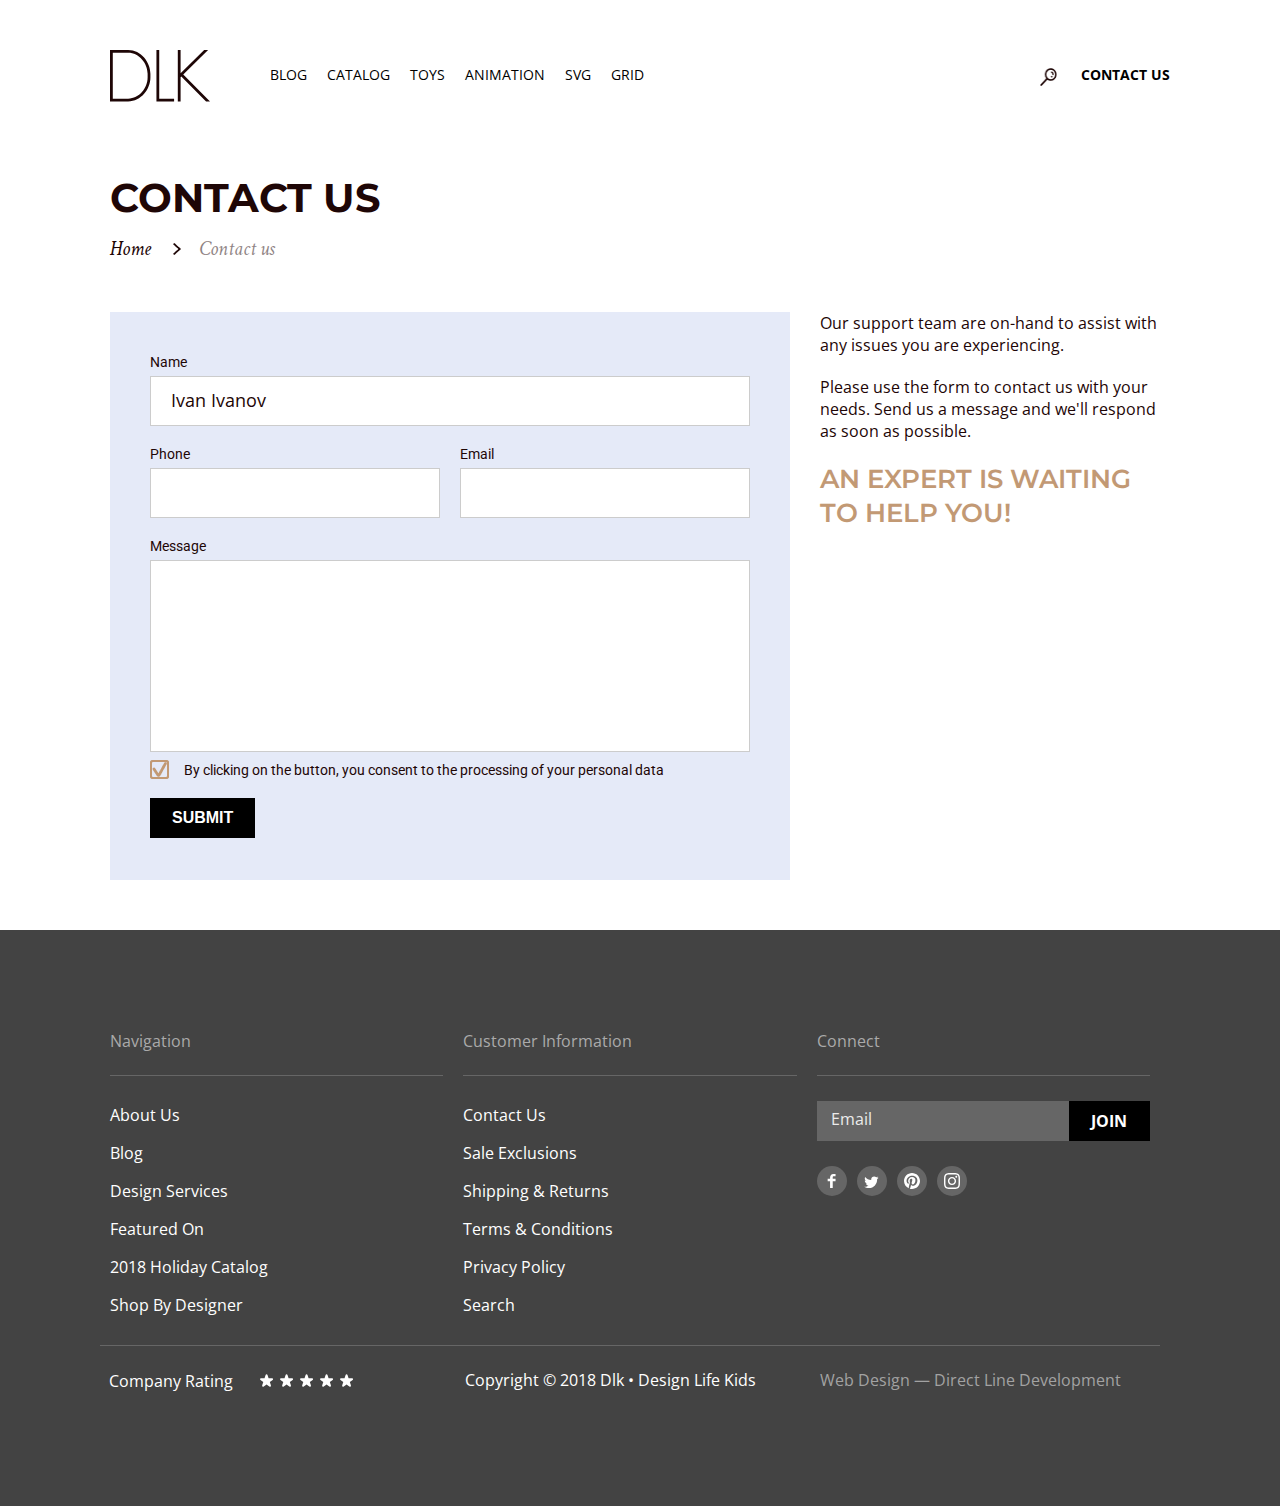
<file: pages/contact-us/index.html>
<!DOCTYPE html>
<html lang="en">
<head>
    <meta charset="UTF-8">
    <meta name="viewport" content="width=device-width, initial-scale=1.0">
    <title>Contact us</title>
    <link rel="preconnect" href="https://fonts.gstatic.com">
    <link href="https://fonts.googleapis.com/css2?family=Crimson+Text:ital,wght@0,400;0,700;1,400;1,700&family=Lato:ital,wght@0,400;0,700;1,400;1,700&family=Montserrat:ital,wght@0,300;0,700;1,300;1,700&family=Open+Sans:ital,wght@0,400;0,700;1,400;1,700&family=Roboto:ital,wght@0,300;0,400;0,500;0,700;1,300;1,400;1,500;1,700&display=swap" rel="stylesheet">
    <link href="/common.css" rel="stylesheet" />
    <link href="style.css" rel="stylesheet" />
    <link rel="shortcut icon" href="/static/images/favicon.ico">
  </head>
  <body>
    <header class="header">
    <div class="mobile-menu display-none">
        <div class="mobile-menu__nav_wrapper mobile-menu_js">
            <nav class="mobile-menu__nav">
            <ul class="mobile-menu__nav-list">
                <li class="mobile-menu__nav-link"><a class="mobile-menu__nav-link_a" href="/pages/blog">Blog</a></li>
                <li class="mobile-menu__nav-link"><a class="mobile-menu__nav-link_a" href="/pages/catalog">Catalog</a></li>
                <li class="mobile-menu__nav-link"><a class="mobile-menu__nav-link_a" href="/pages/toys">Toys</a></li>
                <li class="mobile-menu__nav-link"><a class="mobile-menu__nav-link_a" href="/pages/animation">Animation</a></li>
                <li class="mobile-menu__nav-link"><a class="mobile-menu__nav-link_a" href="/pages/svg">SVG</a></li>
                <li class="mobile-menu__nav-link"><a class="mobile-menu__nav-link_a" href="/pages/grid">Grid</a></li>
            </ul>
            </nav>
            <a class="mobile-menu__button_contact" href="/pages/contact-us">Contact us</a>
        </div>
    </div>
    <div class="header__wrapper">
        <div class="header_large container">
            <a class="header__logo-link" href="/index.html">
                <svg class="header__logo" viewBox="0 0 62 32" fill="none" xmlns="http://www.w3.org/2000/svg">
                    <path fill-rule="evenodd" clip-rule="evenodd" d="M0 0H11.23C19.2945 0 25.0516 7.6131 25.0516 14.7911V17.0666C25.0516 24.2446 19.2945 31.8578 11.23 31.8578H0V0ZM23.3239 14.7911C23.3239 8.31579 18.1144 1.70667 11.23 1.70667H1.7277V30.1511H11.23C18.1144 30.1511 23.3239 23.542 23.3239 17.0667V14.7911Z" fill="#1E0606"/>
                    <path d="M28.7949 0H30.5226V30.2933H39.737V32H28.7949V0Z" fill="#1E0606"/>
                    <path d="M42.0406 0V31.8578H43.7683V16.8512L44.1924 16.4323L59.5748 31.8578H62L45.4141 15.2255L60.8272 0H58.3839L43.7683 14.4377V0H42.0406Z" fill="#1E0606"/>
                    </svg>
            </a>
            <nav class="header__nav">
                <ul class="header__nav-list">
                    <li class="header__nav-link"><a class="header__nav-link_a" href="/pages/blog">Blog</a></li>
                    <li class="header__nav-link"><a class="header__nav-link_a" href="/pages/catalog">Catalog</a></li>
                    <li class="header__nav-link"><a class="header__nav-link_a" href="/pages/toys">Toys</a></li>
                    <li class="header__nav-link"><a class="header__nav-link_a" href="/pages/animation">Animation</a></li>
                    <li class="header__nav-link"><a class="header__nav-link_a" href="/pages/svg">SVG</a></li>
                    <li class="header__nav-link"><a class="header__nav-link_a" href="/pages/grid">Grid</a></li>
                </ul>
            </nav>
            <button class="mobile-menu__button_open mobile-menu_open-js">Menu
            </button>
            <button class="mobile-menu__button_close mobile-menu_close-js display-none">
                <svg width="16" height="16" viewBox="0 0 16 16" fill="none" xmlns="http://www.w3.org/2000/svg">
                    <path fill-rule="evenodd" clip-rule="evenodd" d="M0.707105 0L0 0.707105L7.07111 7.77821L4.6869e-05 14.8493L0.707151 15.5564L7.77821 8.48532L14.8492 15.5563L15.5563 14.8492L8.48532 7.77821L15.5563 0.707178L14.8492 7.33696e-05L7.77821 7.07111L0.707105 0Z" fill="#1E0606"/>
                    </svg>
            </button>
            <button class="header__search_button" type="button">
                <picture>
                    <img class="header__search_img header__search" src="/static/images/search-icon.png" srcset="/static/images/search-icon.png, /static/images/search-icon2x.png 2x" alt="site search">
                </picture>
                
            </button>
            <a class="header__contact_button" href="/pages/contact-us">Contact us</a>
        </div>
    </div>
</header>
    <main>
    <section class="container">
        <h1 class="page-title">Contact Us</h1>
        <div class="breadcrumbs">
            <a class="breadcrumbs__link" href="/index.html"><p class="breadcrumbs__page-inactive">Home</p></a>
            <p class="breadcrumbs__active-page">Contact us</p>
        </div>
    </section>
    <section class="contact-main container">
        <h2 class="visually-hidden">Contact form</h2>
        <div class="contact__wrapper">
            <form class="index-popup__form" id="popup" name="user-message" method="POST" action="https://echo.htmlacademy.ru">
                <fieldset class="index-popup__fieldset">
                    <div class="index-popup__inputs_wrapper">
                        <div class="index-popup__label-wrapper index-popup__label-wrapper_top">
                            <label class="index-popup__label" for="popup-user-name">Name</label>
                            <input class="index-popup__input_user-name index-popup__input" id="popup-user-name" type="text" placeholder="Ivan Ivanov">
                        </div>
                        <div class="index-popup__label-wrapper index-popup__label-wrapper_center">
                            <label class="index-popup__label index-popup__label_center" for="popup-user-phone">Phone</label>
                            <input class="index-popup__input_user-phone index-popup__input" id="popup-user-phone" type="text">
                        </div>
                        <div class="index-popup__label-wrapper index-popup__label-wrapper_center">
                            <label class="index-popup__label index-popup__label_center" for="popup-user-email">Email</label>
                            <input class="index-popup__input_user-email index-popup__input" id="popup-user-email" type="email">
                        </div>
                        <div class="index-popup__label-wrapper index-popup__label-wrapper_bottom">
                            <label class="index-popup__label" for="popup-user-message">Message</label>
                            <textarea class="index-popup__input_user-message index-popup__input" name="user-message" id="popup-user-message" cols="80" rows="8"></textarea>
                        </div>
                        <div class="index-popup__label-wrapper index-popup__label-wrapper_bottom">
                            <input class="index-popup__input-consent visually-hidden" id="user-consent" type="checkbox" checked>
                            <label class="index-popup__label-consent" for="user-consent">By clicking on the button, you consent to the processing of your personal data</label>
                        </div>
                        <div class="index-popup__label-wrapper">
                            
<button class="button index-popup__button-subscribe" type=submit>
    Submit
</button>

                        </div>
                    </div>
                </fieldset>
            </form>
        </div>
        <div class="contact__description">
            <p class="contact__description_text">Our support team are on-hand to assist with any issues you are experiencing.</p>
            <p class="contact__description_text">Please use the form to contact us with your needs. Send us a message and we'll respond as soon as possible.</p>
            <p class="contact__description_slogan">An expert is waiting to help you!</p>
        </div>
    </section>
</main>
<footer class="footer">
    <div class="container">
        <ul class="footer__nav">
            <li class="footer__nav_column">
                <h2 class="footer__nav_title">Navigation</h2>
                <ul class="footer__nav_items">
                    <li class="footer__nav_item"><a class="footer__nav_link" href="#">About us</a></li>
                    <li class="footer__nav_item"><a class="footer__nav_link" href="/pages/blog">Blog</a></li>
                    <li class="footer__nav_item"><a class="footer__nav_link" href="#">Design services</a></li>
                    <li class="footer__nav_item"><a class="footer__nav_link" href="#">Featured on</a></li>
                    <li class="footer__nav_item"><a class="footer__nav_link" href="#">2018 holiday catalog</a></li>
                    <li class="footer__nav_item"><a class="footer__nav_link" href="#">Shop by designer</a></li>
                </ul>
            </li>
            <li class="footer__nav_column">
                <h2 class="footer__nav_title">Customer information</h2>
                <ul class="footer__nav_items">
                    <li class="footer__nav_item"><a class="footer__nav_link" href="/pages/contact-us">Contact us</a></li>
                    <li class="footer__nav_item"><a class="footer__nav_link" href="#">Sale exclusions</a></li>
                    <li class="footer__nav_item"><a class="footer__nav_link" href="#">Shipping & returns</a></li>
                    <li class="footer__nav_item"><a class="footer__nav_link" href="#">Terms & conditions</a></li>
                    <li class="footer__nav_item"><a class="footer__nav_link" href="#">Privacy policy</a></li>
                    <li class="footer__nav_item"><a class="footer__nav_link" href="#">Search</a></li>
                </ul>
            </li>
            <li class="footer__nav_column footer__connect">
                <ul class="footer__connect_items">
                    <li class="footer__connect_item">
                        <h2 class="footer__nav_title">Connect</h2>
                    </li>
                    <li class="footer__connect_item">
                        <form name="footer__subscribe" method="POST" action="https://echo.htmlacademy.ru">
                            <label for="user-email" class="visually-hidden">Send email</label>
                            <input class="footer__subscribe_input" id="user-email"
                                type="text"
                                name="email"
                                placeholder="Email">
                                
<button class="button footer__subscribe_button" type=submit>
    join
</button>

                        </form>
                    </li>
                </ul>
                <ul class="footer__social">
                    <li class="footer__social_item">
                        <a class="footer__social_link" href="https://www.facebook.com/" rel="nofollow" target="_blank" aria-label="follow us facebook">
                            <div class="footer__social_svg fb-logo">
                                <svg class="footer__social_svg-icon" width="9" height="16" viewBox="0 0 9 16" fill="none" xmlns="http://www.w3.org/2000/svg">
                                <path fill-rule="evenodd" clip-rule="evenodd" d="M8.55271 3.36723H6.29671C6.03071 3.36723 5.73372 3.71723 5.73372 4.18523V5.81423H8.55271V8.13523H5.73372V15.1052H3.07071V8.13523H0.657715V5.81423H3.07071V4.44723C3.07071 2.48823 4.43171 0.894226 6.29671 0.894226H8.55271V3.36723Z" fill="white"/>
                                </svg>
                            </div>
                        </a>
                    </li>
                    <li class="footer__social_item">
                        <a class="footer__social_link" href="https://twitter.com/home" rel="nofollow" target="_blank" aria-label="follow us twitter">
                            <div class="footer__social_svg twitter-logo">
                                <svg class="footer__social_svg-icon" width="15" height="13" viewBox="0 0 15 13" fill="none" xmlns="http://www.w3.org/2000/svg">
                                    <path fill-rule="evenodd" clip-rule="evenodd" d="M13.1006 3.28912C13.1056 3.41612 13.1096 3.54312 13.1096 3.67212C13.1096 7.57612 10.1366 12.0781 4.70258 12.0781C3.03458 12.0781 1.48058 11.5881 0.173584 10.7501C0.406584 10.7771 0.641584 10.7911 0.879584 10.7911C2.26358 10.7911 3.53758 10.3181 4.54858 9.52512C3.25558 9.50212 2.16558 8.64812 1.78758 7.47512C1.96858 7.51012 2.15458 7.52712 2.34458 7.52712C2.61358 7.52712 2.87458 7.49212 3.12258 7.42412C1.77158 7.15212 0.751584 5.95912 0.751584 4.52712V4.49012C1.15058 4.71112 1.60758 4.84412 2.09158 4.85912C1.29858 4.33012 0.777584 3.42612 0.777584 2.40012C0.777584 1.85912 0.922584 1.35212 1.17658 0.916122C2.63258 2.70312 4.81058 3.87912 7.26558 4.00212C7.21558 3.78512 7.19058 3.56012 7.19058 3.32812C7.19058 1.69712 8.51258 0.375122 10.1446 0.375122C10.9936 0.375122 11.7616 0.732122 12.2996 1.30712C12.9736 1.17612 13.6056 0.930122 14.1766 0.590122C13.9556 1.28112 13.4886 1.85912 12.8766 2.22512C13.4746 2.15412 14.0446 1.99612 14.5756 1.76012C14.1776 2.35212 13.6776 2.87312 13.1006 3.28912Z" fill="white"/>
                                    </svg>
                            </div>
                        </a>
                    </li>
                    <li class="footer__social_item">
                        <a class="footer__social_link" href="https://www.pinterest.com/" rel="nofollow" target="_blank" aria-label="follow us pinterest">
                            <div class="footer__social_svg pinterest-logo">
                                <svg class="footer__social_svg-icon" width="16" height="16" viewBox="0 0 16 16" fill="none" xmlns="http://www.w3.org/2000/svg">
                                    <path fill-rule="evenodd" clip-rule="evenodd" d="M8.00047 0C3.58252 0 0 3.58158 0 8.00047C0 11.2754 1.97001 14.0902 4.78956 15.3273C4.76698 14.7694 4.78579 14.0977 4.92785 13.49C5.08214 12.8408 5.95708 9.1313 5.95708 9.1313C5.95708 9.1313 5.70212 8.62045 5.70212 7.865C5.70212 6.6796 6.38984 5.79432 7.24502 5.79432C7.97225 5.79432 8.3241 6.34092 8.3241 6.99571C8.3241 7.7267 7.85747 8.82084 7.61757 9.83407C7.41718 10.6836 8.04281 11.3751 8.88011 11.3751C10.3957 11.3751 11.4165 9.42859 11.4165 7.12177C11.4165 5.36908 10.2358 4.05668 8.08796 4.05668C5.66167 4.05668 4.14982 5.86582 4.14982 7.88663C4.14982 8.5847 4.35491 9.07579 4.67666 9.45587C4.82531 9.6318 4.84506 9.70142 4.79144 9.90275C4.75381 10.0486 4.66537 10.4042 4.62868 10.5444C4.57506 10.7466 4.41136 10.82 4.22885 10.7448C3.11025 10.2885 2.58999 9.0645 2.58999 7.68813C2.58999 5.41612 4.50638 2.68972 8.30717 2.68972C11.3619 2.68972 13.3724 4.90151 13.3724 7.27324C13.3724 10.4117 11.6282 12.7562 9.05509 12.7562C8.19239 12.7562 7.37955 12.2895 7.10108 11.7599C7.10108 11.7599 6.63633 13.6029 6.53848 13.9585C6.36914 14.5747 6.03704 15.1919 5.73317 15.6717C6.45287 15.8843 7.21303 16 8.00047 16C12.4184 16 16 12.4184 16 8.00047C16 3.58158 12.4184 0 8.00047 0Z" fill="white"/>
                                    </svg>
                            </div>
                        </a>
                    </li>
                    <li class="footer__social_item">
                        <a class="footer__social_link" href="https://www.instagram.com/" rel="nofollow" target="_blank" aria-label="follow us instagram">
                            <div class="footer__social_svg instagram-logo">
                                <svg class="footer__social_svg-icon" width="16" height="16" viewBox="0 0 16 16" fill="none" xmlns="http://www.w3.org/2000/svg">
                                    <path fill-rule="evenodd" clip-rule="evenodd" d="M8.00003 0C5.82733 0 5.5549 0.0092 4.70163 0.0481333C3.8501 0.0869667 3.26857 0.222233 2.7597 0.42C2.23363 0.624433 1.7875 0.897967 1.3427 1.3427C0.897967 1.7875 0.624433 2.23363 0.42 2.7597C0.222233 3.26857 0.0869667 3.8501 0.0481333 4.7016C0.0092 5.5549 0 5.82733 0 8C0 10.1727 0.0092 10.4451 0.0481333 11.2984C0.0869667 12.1499 0.222233 12.7314 0.42 13.2403C0.624433 13.7664 0.897967 14.2125 1.3427 14.6573C1.7875 15.102 2.23363 15.3756 2.7597 15.58C3.26857 15.7778 3.8501 15.913 4.70163 15.9519C5.5549 15.9908 5.82733 16 8.00003 16C10.1727 16 10.4451 15.9908 11.2984 15.9519C12.1499 15.913 12.7314 15.7778 13.2403 15.58C13.7664 15.3756 14.2125 15.102 14.6573 14.6573C15.102 14.2125 15.3756 13.7664 15.58 13.2403C15.7778 12.7314 15.913 12.1499 15.9519 11.2984C15.9908 10.4451 16 10.1727 16 8C16 5.82733 15.9908 5.5549 15.9519 4.7016C15.913 3.8501 15.7778 3.26857 15.58 2.7597C15.3756 2.23363 15.102 1.7875 14.6573 1.3427C14.2125 0.897967 13.7664 0.624433 13.2403 0.42C12.7314 0.222233 12.1499 0.0869667 11.2984 0.0481333C10.4451 0.0092 10.1727 0 8.00003 0ZM8.00003 1.44143C10.1361 1.44143 10.3891 1.4496 11.2327 1.4881C12.0127 1.52367 12.4363 1.65397 12.7182 1.76353C13.0916 1.90867 13.3581 2.08203 13.638 2.362C13.918 2.6419 14.0913 2.9084 14.2365 3.28183C14.346 3.56373 14.4763 3.98733 14.5119 4.7673C14.5504 5.61087 14.5586 5.8639 14.5586 8C14.5586 10.1361 14.5504 10.3891 14.5119 11.2327C14.4763 12.0127 14.346 12.4363 14.2365 12.7182C14.0913 13.0916 13.918 13.3581 13.638 13.638C13.3581 13.918 13.0916 14.0913 12.7182 14.2365C12.4363 14.346 12.0127 14.4763 11.2327 14.5119C10.3892 14.5504 10.1363 14.5586 8.00003 14.5586C5.86373 14.5586 5.61077 14.5504 4.7673 14.5119C3.98733 14.4763 3.56373 14.346 3.28183 14.2365C2.9084 14.0913 2.64193 13.918 2.36197 13.638C2.08207 13.3581 1.90867 13.0916 1.76353 12.7182C1.65397 12.4363 1.52367 12.0127 1.4881 11.2327C1.4496 10.3891 1.44143 10.1361 1.44143 8C1.44143 5.8639 1.4496 5.61087 1.4881 4.7673C1.52367 3.98733 1.65397 3.56373 1.76353 3.28183C1.90867 2.9084 2.08203 2.6419 2.36197 2.362C2.64193 2.08203 2.9084 1.90867 3.28183 1.76353C3.56373 1.65397 3.98733 1.52367 4.7673 1.4881C5.61087 1.4496 5.8639 1.44143 8.00003 1.44143ZM3.8919 8C3.8919 5.73113 5.73113 3.8919 8.00003 3.8919C10.2689 3.8919 12.1081 5.73113 12.1081 8C12.1081 10.2689 10.2689 12.1081 8.00003 12.1081C5.73113 12.1081 3.8919 10.2689 3.8919 8ZM8.00003 10.6667C6.52723 10.6667 5.33333 9.47277 5.33333 8C5.33333 6.52723 6.52723 5.33333 8.00003 5.33333C9.47277 5.33333 10.6667 6.52723 10.6667 8C10.6667 9.47277 9.47277 10.6667 8.00003 10.6667ZM12.2704 4.68957C12.8006 4.68957 13.2304 4.2598 13.2304 3.7296C13.2304 3.1994 12.8006 2.76957 12.2704 2.76957C11.7402 2.76957 11.3104 3.1994 11.3104 3.7296C11.3104 4.2598 11.7402 4.68957 12.2704 4.68957Z" fill="white"/>
                                    </svg>
                            </div>
                        </a>
                    </li>
                </ul>
            </li>
        </ul>
        <ul class="footer__nav-bottom">
            <li class="footer__nav-bottom_item footer__nav-bottom_rating">
                <fieldset class="footer__rating">
                    <div class="footer__rating_group">
                        <h2 class="visually-hidden">Company rating</h2>
                        <label for="rating-awful" class="visually-hidden">Awful</label>
                        <input id="rating-awful" class="footer__rating_star" type="radio" name="star" value="1">
                        <label for="rating-passably" class="visually-hidden">Passably</label>
                        <input id="rating-passably" class="footer__rating_star" type="radio" name="star" value="2">
                        <label for="rating-fine" class="visually-hidden">Fine</label>
                        <input id="rating-fine" class="footer__rating_star" type="radio" name="star" value="3">
                        <label for="rating-ok" class="visually-hidden">OK</label>
                        <input id="rating-ok" class="footer__rating_star" type="radio" name="star" value="4">
                        <label for="rating-excellent" class="visually-hidden">Excellent</label>
                        <input id="rating-excellent" class="footer__rating_star" type="radio" name="star" value="5">
                        <div class="footer__rating_legend">Company rating</div>
                    </div>
                </fieldset>
            </li>
            <li class="footer__nav-bottom_item footer__nav-bottom_info"><p class="footer__nav-bottom_copyright">Copyright © 2018 Dlk • Design life kids</p></li>
            <li class="footer__nav-bottom_item footer__nav-bottom_info footer__nav-bottom_author">
                <a class="footer__nav-bottom_and-text" href="#">Web design — Direct line development</a>
            </li>
        </ul>
    </div>
</footer>

<script src="index.js"></script>
</body>
</html>
</file>
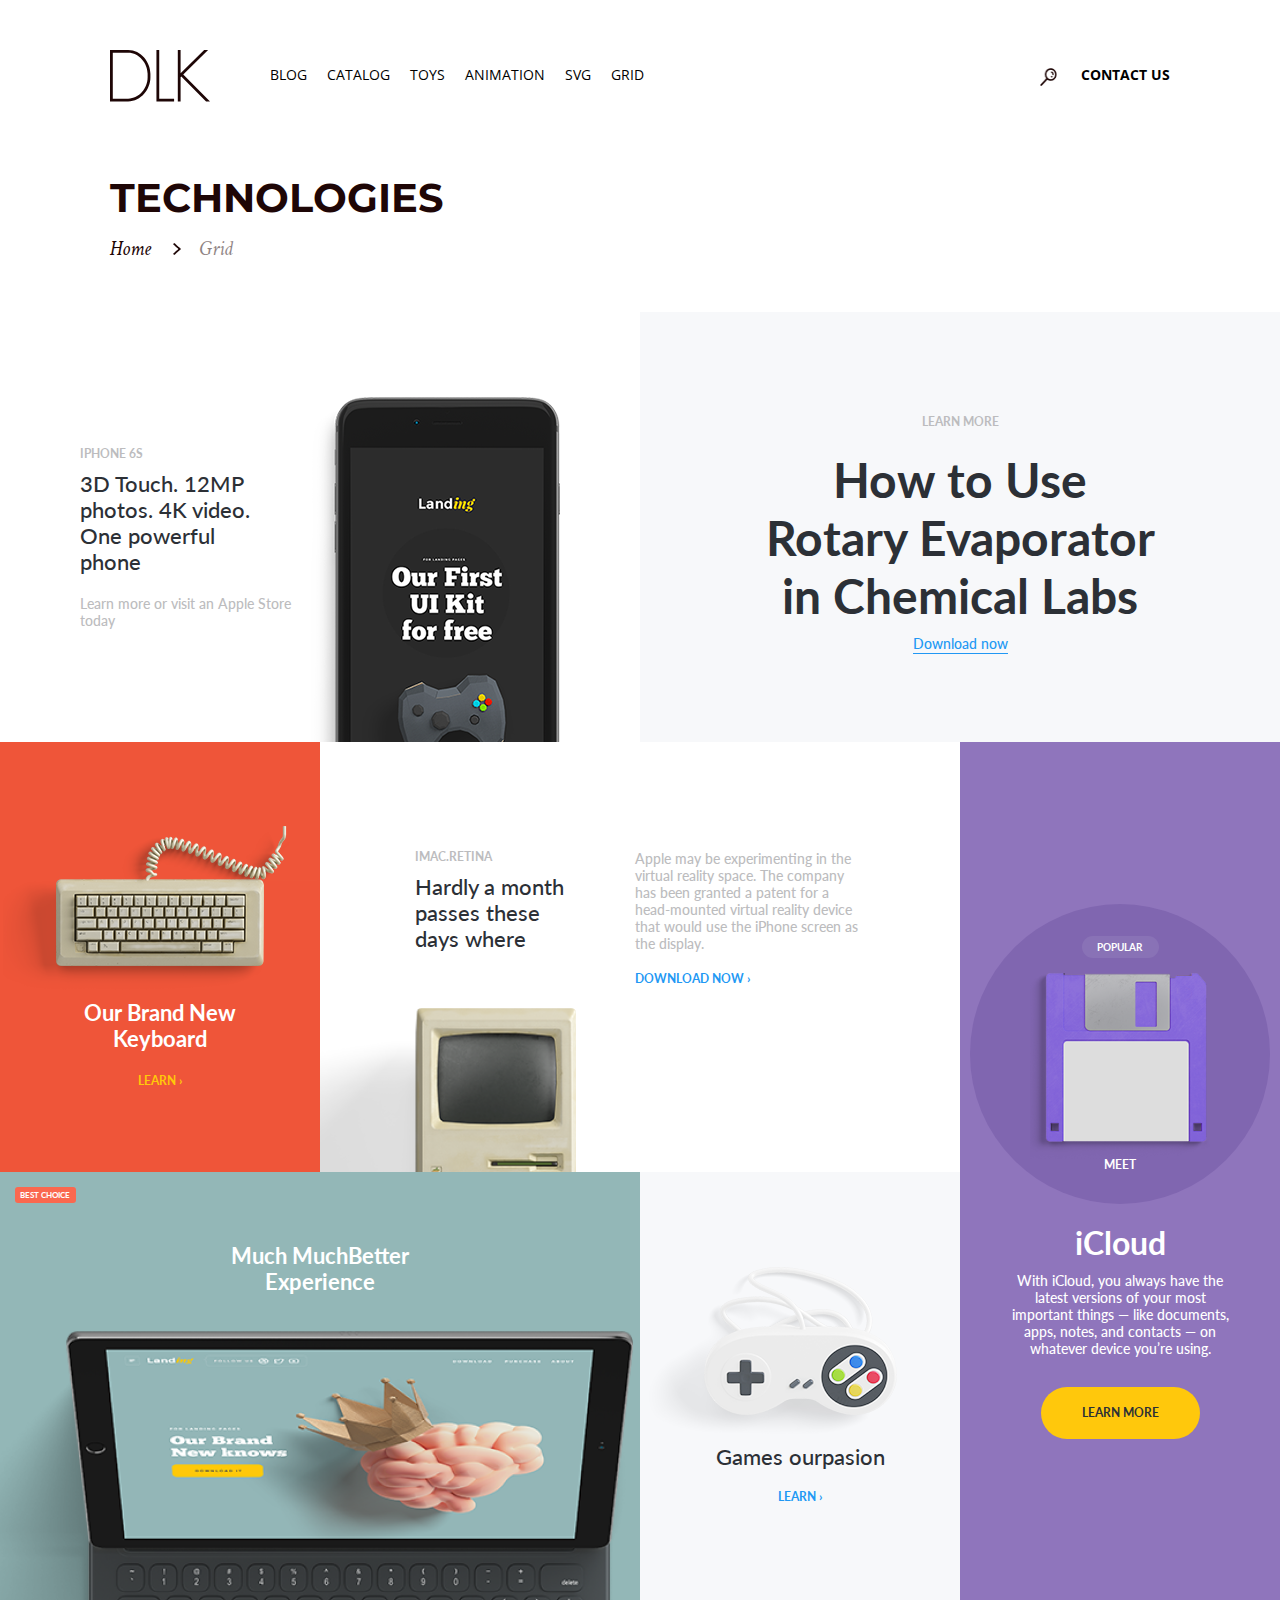
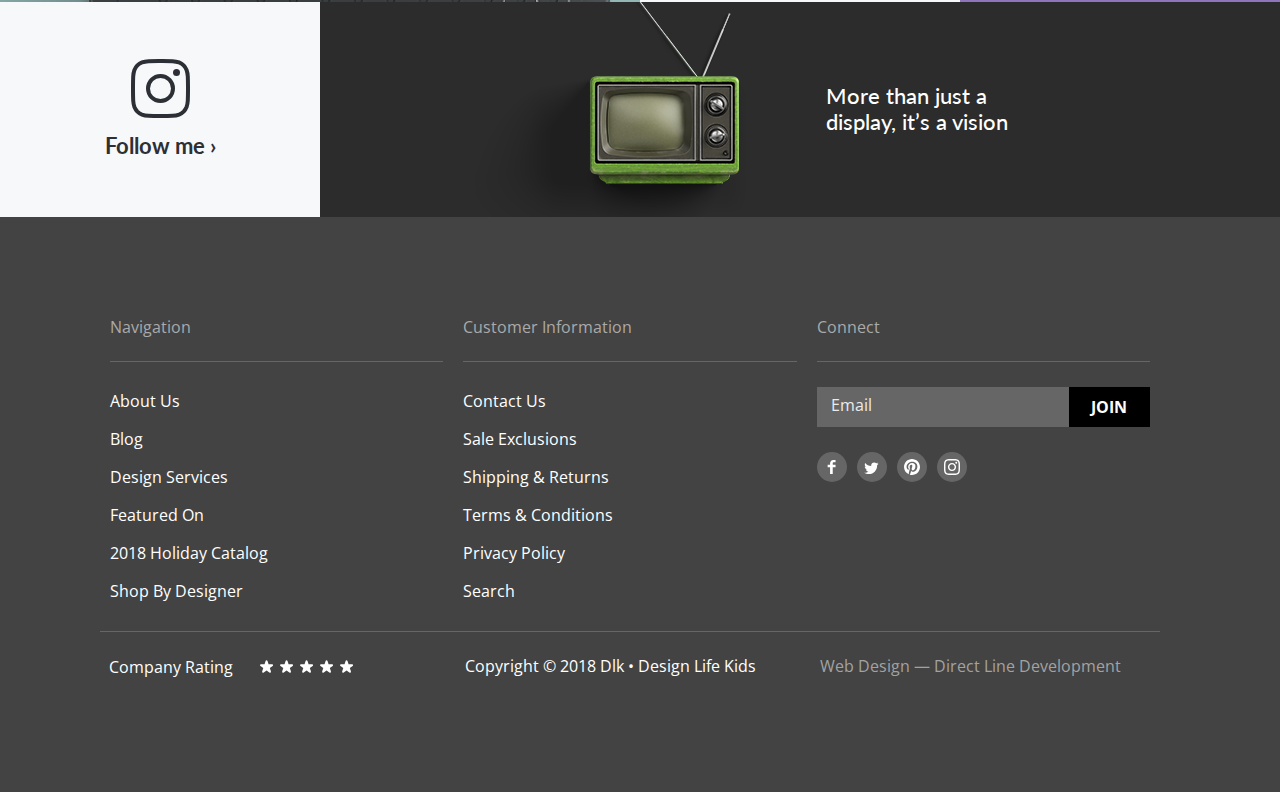
<file: pages/grid/index.html>
<!DOCTYPE html>
<html lang="en">
<head>
    <meta charset="UTF-8">
    <meta name="viewport" content="width=device-width, initial-scale=1.0">
    <title>Grid page</title>
    <link rel="preconnect" href="https://fonts.gstatic.com">
    <link href="https://fonts.googleapis.com/css2?family=Crimson+Text:ital,wght@0,400;0,700;1,400;1,700&family=Lato:ital,wght@0,400;0,700;1,400;1,700&family=Montserrat:ital,wght@0,300;0,700;1,300;1,700&family=Open+Sans:ital,wght@0,400;0,700;1,400;1,700&family=Roboto:ital,wght@0,300;0,400;0,500;0,700;1,300;1,400;1,500;1,700&display=swap" rel="stylesheet">
    <link href="/common.css" rel="stylesheet" />
    <link href="style.css" rel="stylesheet" />
    <link rel="shortcut icon" href="/static/images/favicon.ico">
  </head>
  <body>
    <header class="header">
    <div class="mobile-menu display-none">
        <div class="mobile-menu__nav_wrapper mobile-menu_js">
            <nav class="mobile-menu__nav">
            <ul class="mobile-menu__nav-list">
                <li class="mobile-menu__nav-link"><a class="mobile-menu__nav-link_a" href="/pages/blog">Blog</a></li>
                <li class="mobile-menu__nav-link"><a class="mobile-menu__nav-link_a" href="/pages/catalog">Catalog</a></li>
                <li class="mobile-menu__nav-link"><a class="mobile-menu__nav-link_a" href="/pages/toys">Toys</a></li>
                <li class="mobile-menu__nav-link"><a class="mobile-menu__nav-link_a" href="/pages/animation">Animation</a></li>
                <li class="mobile-menu__nav-link"><a class="mobile-menu__nav-link_a" href="/pages/svg">SVG</a></li>
                <li class="mobile-menu__nav-link"><a class="mobile-menu__nav-link_a" href="/pages/grid">Grid</a></li>
            </ul>
            </nav>
            <a class="mobile-menu__button_contact" href="/pages/contact-us">Contact us</a>
        </div>
    </div>
    <div class="header__wrapper">
        <div class="header_large container">
            <a class="header__logo-link" href="/index.html">
                <svg class="header__logo" viewBox="0 0 62 32" fill="none" xmlns="http://www.w3.org/2000/svg">
                    <path fill-rule="evenodd" clip-rule="evenodd" d="M0 0H11.23C19.2945 0 25.0516 7.6131 25.0516 14.7911V17.0666C25.0516 24.2446 19.2945 31.8578 11.23 31.8578H0V0ZM23.3239 14.7911C23.3239 8.31579 18.1144 1.70667 11.23 1.70667H1.7277V30.1511H11.23C18.1144 30.1511 23.3239 23.542 23.3239 17.0667V14.7911Z" fill="#1E0606"/>
                    <path d="M28.7949 0H30.5226V30.2933H39.737V32H28.7949V0Z" fill="#1E0606"/>
                    <path d="M42.0406 0V31.8578H43.7683V16.8512L44.1924 16.4323L59.5748 31.8578H62L45.4141 15.2255L60.8272 0H58.3839L43.7683 14.4377V0H42.0406Z" fill="#1E0606"/>
                    </svg>
            </a>
            <nav class="header__nav">
                <ul class="header__nav-list">
                    <li class="header__nav-link"><a class="header__nav-link_a" href="/pages/blog">Blog</a></li>
                    <li class="header__nav-link"><a class="header__nav-link_a" href="/pages/catalog">Catalog</a></li>
                    <li class="header__nav-link"><a class="header__nav-link_a" href="/pages/toys">Toys</a></li>
                    <li class="header__nav-link"><a class="header__nav-link_a" href="/pages/animation">Animation</a></li>
                    <li class="header__nav-link"><a class="header__nav-link_a" href="/pages/svg">SVG</a></li>
                    <li class="header__nav-link"><a class="header__nav-link_a" href="/pages/grid">Grid</a></li>
                </ul>
            </nav>
            <button class="mobile-menu__button_open mobile-menu_open-js">Menu
            </button>
            <button class="mobile-menu__button_close mobile-menu_close-js display-none">
                <svg width="16" height="16" viewBox="0 0 16 16" fill="none" xmlns="http://www.w3.org/2000/svg">
                    <path fill-rule="evenodd" clip-rule="evenodd" d="M0.707105 0L0 0.707105L7.07111 7.77821L4.6869e-05 14.8493L0.707151 15.5564L7.77821 8.48532L14.8492 15.5563L15.5563 14.8492L8.48532 7.77821L15.5563 0.707178L14.8492 7.33696e-05L7.77821 7.07111L0.707105 0Z" fill="#1E0606"/>
                    </svg>
            </button>
            <button class="header__search_button" type="button">
                <picture>
                    <img class="header__search_img header__search" src="/static/images/search-icon.png" srcset="/static/images/search-icon.png, /static/images/search-icon2x.png 2x" alt="site search">
                </picture>
                
            </button>
            <a class="header__contact_button" href="/pages/contact-us">Contact us</a>
        </div>
    </div>
</header>
    <main>
    <section class="container">
        <h1 class="page-title">Technologies</h1>
        <div class="breadcrumbs">
            <a class="breadcrumbs__link" href="/index.html"><p class="breadcrumbs__page-inactive">Home</p></a>
            <p class="breadcrumbs__active-page">Grid</p>
        </div>
    </section>
    <section>
        <h2 class="visually-hidden">Grid blocks</h2>
        <div class="grid grid__container">
            <div class="grid__box1">
                <a class="grid__box1_title" href="#">learn more</a>
                <p class="grid__box1_description">How to Use Rotary Evaporator in Chemical Labs</p>
                <button class="grid__box1_button">Download now</button>
            </div>
            <div class="grid__box2">
                <div class="grid__box2_content">
                    <p class="grid__box2_title">Iphone 6S</p>
                    <p class="grid__box2_description">3D Touch. 12MP photos. 4K video. One powerful phone</p>
                    <a class="grid__box2_link" href="#">Learn more or visit an Apple Store today</a>
                </div>
                <picture class="grid__box2_picture">
                    <source srcset="/static/images/iphone-mobile.png, /static/images/iphone-mobile2x.png 2x" media="(max-width:739px)">
                    <source srcset="/static/images/iphone.png, /static/images/iphone2x.png 2x">
                    <img class="grid__box2_img" src="/static/images/iphone.png" alt="iphone">
                </picture>
            </div>
            <div class="grid__box3">
                <picture class="grid__box3_picture">
                    <source srcset="/static/images/keyboard.png, /static/images/keyboard2x.png 2x">
                    <img class="grid__box3_img" src="/static/images/keyboard.png" alt="keyboard">
                </picture>
                <p class="grid__box3_description">Our Brand New Keyboard</p>
                <a class="grid__box3_link" href="#">learn ›</a>
            </div>
            <div class="grid__box4">
                <picture class="grid__box4_picture">
                    <source srcset="/static/images/joystick.png, /static/images/joystick2x.png 2x">
                    <img class="grid__box4_img" src="/static/images/joystick.png" alt="joystick">
                </picture>
                <p class="grid__box4_description">Games ourpasion</p>
                <a class="grid__box4_link" href="#">learn ›</a>
            </div>
            <div class="grid__box5">
                <div class="grid__box5_information">
                    <p class="grid__box5_title">imac.retina</p>
                    <p class="grid__box5_description">Hardly a month passes these days where</p>
                    <picture class="grid__box5_picture">
                        <source srcset="/static/images/old-computer-mobile.png, /static/images/old-computer-mobile2x.png 2x" media="(max-width:739px)">
                        <source srcset="/static/images/old-computer-tablet.png, /static/images/old-computer-tablet2x.png 2x" media="(max-width:1279px)">
                        <source srcset="/static/images/old-computer.png, /static/images/old-computer2x.png 2x">
                        <img class="grid__box5_img" src="/static/images/old-computer.png" alt="old computer">
                    </picture>
                </div>
                <div class="grid__box5_information">
                    <p class="grid__box5_text">Apple may be experimenting in the virtual reality space. The company has been granted a patent for a head-mounted virtual reality device that would use the iPhone screen as the display.</p>
                    <button class="grid__box5_button">DOWNLOAD NOW ›</button>
                </div>
            </div>
            <div class="grid__box6">
                <p class="grid__box6_marker">best choice</p>
                <p class="grid__box6_description">Much MuchBetter Experience</p>
                <picture class="grid__box6_picture">
                    <source srcset="/static/images/laptop.png, /static/images/laptop2x.png 2x">
                    <img class="grid__box6_img" src="/static/images/laptop.png" alt="laptop">
                </picture>
            </div>
            <div class="grid__box7">
                <svg class="grid__box7_svg" width="59" height="59" viewBox="0 0 59 59" fill="none" xmlns="http://www.w3.org/2000/svg">
                    <path d="M29.4888 2.00822L29.5 2.00828L29.5112 2.00822C34.9773 1.97747 37.4821 2.03118 41.5072 2.19984C44.4816 2.373 45.8509 2.63683 48.0301 3.42781C50.1216 4.2757 51.0492 4.89777 52.6102 6.38983C54.1022 7.95079 54.7243 8.87837 55.5722 10.9698C56.3632 13.1491 56.627 14.5183 56.8001 17.4926C56.9688 21.5179 57.0225 24.0227 56.9918 29.4888L56.9917 29.5L56.9918 29.5112C57.0225 34.9773 56.9688 37.4821 56.8001 41.5074C56.627 44.4817 56.3632 45.8509 55.5722 48.0302C54.7243 50.1216 54.1022 51.0492 52.6102 52.6102C51.0492 54.1022 50.1216 54.7243 48.0302 55.5722C45.8509 56.3632 44.4817 56.627 41.5074 56.8001C37.4821 56.9688 34.9773 57.0225 29.5112 56.9918L29.5 56.9917L29.4888 56.9918C24.0227 57.0225 21.5179 56.9688 17.4926 56.8001C14.5183 56.627 13.1491 56.3632 10.9698 55.5722C8.87837 54.7243 7.95079 54.1022 6.38983 52.6102C4.89777 51.0492 4.2757 50.1216 3.42781 48.0301C2.63683 45.8509 2.373 44.4816 2.19984 41.5072C2.03118 37.4821 1.97747 34.9773 2.00822 29.5112L2.00828 29.5L2.00822 29.4888C1.97747 24.0227 2.03118 21.5179 2.19984 17.4928C2.373 14.5184 2.63683 13.1491 3.42782 10.9698C4.2757 8.87837 4.89777 7.95079 6.38983 6.38983C7.95079 4.89777 8.87837 4.2757 10.9698 3.42782C13.1491 2.63683 14.5184 2.373 17.4928 2.19984C21.5179 2.03118 24.0227 1.97747 29.4888 2.00822Z" stroke="#2C3036" stroke-width="4" stroke-linecap="square"/>
                    <circle cx="29.5" cy="29.5" r="12.5" stroke="#2C3036" stroke-width="4" stroke-linecap="square"/>
                    <circle cx="45.5" cy="13.5" r="3.5" fill="#2C3036"/>
                    </svg>
                <a class="grid__box7_link" href="#">Follow me ›</a>
            </div>
            <div class="grid__box8">
                <div class="grid__box8_top-block">
                    <p class="grid__box8_marker">popular</p>
                    <picture class="grid__box8_picture">
                        <source srcset="/static/images/diskette.png, /static/images/diskette2x.png 2x">
                        <img class="grid__box8_img" src="/static/images/diskette.png" alt="diskette">
                    </picture>
                    <p class="grid__box8_slogan">meet</p>
                </div>
                <p class="grid__box8_title">iCloud</p>
                <p class="grid__box8_text">With iCloud, you always have the latest versions of your most important things — like documents, apps, notes, and contacts — on whatever device you’re using.</p>
                <a class="grid__box8_link" href="#">learn more</a>
            </div>
            <div class="grid__box9">
                <picture class="grid__box9_picture">
                    <source srcset="/static/images/tv-mobile.png, /static/images/tv-mobile2x.png 2x" media="(max-width:739px)">
                    <source srcset="/static/images/tv.png, /static/images/tv2x.png 2x">
                    <img class="grid__box9_img" src="/static/images/tv.png" alt="TV">
                </picture>
                <p class="grid__box9_description">More than just a display,  it’s a vision</p>
            </div>
        </div>
    </section>
</main>
<footer class="footer">
    <div class="container">
        <ul class="footer__nav">
            <li class="footer__nav_column">
                <h2 class="footer__nav_title">Navigation</h2>
                <ul class="footer__nav_items">
                    <li class="footer__nav_item"><a class="footer__nav_link" href="#">About us</a></li>
                    <li class="footer__nav_item"><a class="footer__nav_link" href="/pages/blog">Blog</a></li>
                    <li class="footer__nav_item"><a class="footer__nav_link" href="#">Design services</a></li>
                    <li class="footer__nav_item"><a class="footer__nav_link" href="#">Featured on</a></li>
                    <li class="footer__nav_item"><a class="footer__nav_link" href="#">2018 holiday catalog</a></li>
                    <li class="footer__nav_item"><a class="footer__nav_link" href="#">Shop by designer</a></li>
                </ul>
            </li>
            <li class="footer__nav_column">
                <h2 class="footer__nav_title">Customer information</h2>
                <ul class="footer__nav_items">
                    <li class="footer__nav_item"><a class="footer__nav_link" href="/pages/contact-us">Contact us</a></li>
                    <li class="footer__nav_item"><a class="footer__nav_link" href="#">Sale exclusions</a></li>
                    <li class="footer__nav_item"><a class="footer__nav_link" href="#">Shipping & returns</a></li>
                    <li class="footer__nav_item"><a class="footer__nav_link" href="#">Terms & conditions</a></li>
                    <li class="footer__nav_item"><a class="footer__nav_link" href="#">Privacy policy</a></li>
                    <li class="footer__nav_item"><a class="footer__nav_link" href="#">Search</a></li>
                </ul>
            </li>
            <li class="footer__nav_column footer__connect">
                <ul class="footer__connect_items">
                    <li class="footer__connect_item">
                        <h2 class="footer__nav_title">Connect</h2>
                    </li>
                    <li class="footer__connect_item">
                        <form name="footer__subscribe" method="POST" action="https://echo.htmlacademy.ru">
                            <label for="user-email" class="visually-hidden">Send email</label>
                            <input class="footer__subscribe_input" id="user-email"
                                type="text"
                                name="email"
                                placeholder="Email">
                                
<button class="button footer__subscribe_button" type=submit>
    join
</button>

                        </form>
                    </li>
                </ul>
                <ul class="footer__social">
                    <li class="footer__social_item">
                        <a class="footer__social_link" href="https://www.facebook.com/" rel="nofollow" target="_blank" aria-label="follow us facebook">
                            <div class="footer__social_svg fb-logo">
                                <svg class="footer__social_svg-icon" width="9" height="16" viewBox="0 0 9 16" fill="none" xmlns="http://www.w3.org/2000/svg">
                                <path fill-rule="evenodd" clip-rule="evenodd" d="M8.55271 3.36723H6.29671C6.03071 3.36723 5.73372 3.71723 5.73372 4.18523V5.81423H8.55271V8.13523H5.73372V15.1052H3.07071V8.13523H0.657715V5.81423H3.07071V4.44723C3.07071 2.48823 4.43171 0.894226 6.29671 0.894226H8.55271V3.36723Z" fill="white"/>
                                </svg>
                            </div>
                        </a>
                    </li>
                    <li class="footer__social_item">
                        <a class="footer__social_link" href="https://twitter.com/home" rel="nofollow" target="_blank" aria-label="follow us twitter">
                            <div class="footer__social_svg twitter-logo">
                                <svg class="footer__social_svg-icon" width="15" height="13" viewBox="0 0 15 13" fill="none" xmlns="http://www.w3.org/2000/svg">
                                    <path fill-rule="evenodd" clip-rule="evenodd" d="M13.1006 3.28912C13.1056 3.41612 13.1096 3.54312 13.1096 3.67212C13.1096 7.57612 10.1366 12.0781 4.70258 12.0781C3.03458 12.0781 1.48058 11.5881 0.173584 10.7501C0.406584 10.7771 0.641584 10.7911 0.879584 10.7911C2.26358 10.7911 3.53758 10.3181 4.54858 9.52512C3.25558 9.50212 2.16558 8.64812 1.78758 7.47512C1.96858 7.51012 2.15458 7.52712 2.34458 7.52712C2.61358 7.52712 2.87458 7.49212 3.12258 7.42412C1.77158 7.15212 0.751584 5.95912 0.751584 4.52712V4.49012C1.15058 4.71112 1.60758 4.84412 2.09158 4.85912C1.29858 4.33012 0.777584 3.42612 0.777584 2.40012C0.777584 1.85912 0.922584 1.35212 1.17658 0.916122C2.63258 2.70312 4.81058 3.87912 7.26558 4.00212C7.21558 3.78512 7.19058 3.56012 7.19058 3.32812C7.19058 1.69712 8.51258 0.375122 10.1446 0.375122C10.9936 0.375122 11.7616 0.732122 12.2996 1.30712C12.9736 1.17612 13.6056 0.930122 14.1766 0.590122C13.9556 1.28112 13.4886 1.85912 12.8766 2.22512C13.4746 2.15412 14.0446 1.99612 14.5756 1.76012C14.1776 2.35212 13.6776 2.87312 13.1006 3.28912Z" fill="white"/>
                                    </svg>
                            </div>
                        </a>
                    </li>
                    <li class="footer__social_item">
                        <a class="footer__social_link" href="https://www.pinterest.com/" rel="nofollow" target="_blank" aria-label="follow us pinterest">
                            <div class="footer__social_svg pinterest-logo">
                                <svg class="footer__social_svg-icon" width="16" height="16" viewBox="0 0 16 16" fill="none" xmlns="http://www.w3.org/2000/svg">
                                    <path fill-rule="evenodd" clip-rule="evenodd" d="M8.00047 0C3.58252 0 0 3.58158 0 8.00047C0 11.2754 1.97001 14.0902 4.78956 15.3273C4.76698 14.7694 4.78579 14.0977 4.92785 13.49C5.08214 12.8408 5.95708 9.1313 5.95708 9.1313C5.95708 9.1313 5.70212 8.62045 5.70212 7.865C5.70212 6.6796 6.38984 5.79432 7.24502 5.79432C7.97225 5.79432 8.3241 6.34092 8.3241 6.99571C8.3241 7.7267 7.85747 8.82084 7.61757 9.83407C7.41718 10.6836 8.04281 11.3751 8.88011 11.3751C10.3957 11.3751 11.4165 9.42859 11.4165 7.12177C11.4165 5.36908 10.2358 4.05668 8.08796 4.05668C5.66167 4.05668 4.14982 5.86582 4.14982 7.88663C4.14982 8.5847 4.35491 9.07579 4.67666 9.45587C4.82531 9.6318 4.84506 9.70142 4.79144 9.90275C4.75381 10.0486 4.66537 10.4042 4.62868 10.5444C4.57506 10.7466 4.41136 10.82 4.22885 10.7448C3.11025 10.2885 2.58999 9.0645 2.58999 7.68813C2.58999 5.41612 4.50638 2.68972 8.30717 2.68972C11.3619 2.68972 13.3724 4.90151 13.3724 7.27324C13.3724 10.4117 11.6282 12.7562 9.05509 12.7562C8.19239 12.7562 7.37955 12.2895 7.10108 11.7599C7.10108 11.7599 6.63633 13.6029 6.53848 13.9585C6.36914 14.5747 6.03704 15.1919 5.73317 15.6717C6.45287 15.8843 7.21303 16 8.00047 16C12.4184 16 16 12.4184 16 8.00047C16 3.58158 12.4184 0 8.00047 0Z" fill="white"/>
                                    </svg>
                            </div>
                        </a>
                    </li>
                    <li class="footer__social_item">
                        <a class="footer__social_link" href="https://www.instagram.com/" rel="nofollow" target="_blank" aria-label="follow us instagram">
                            <div class="footer__social_svg instagram-logo">
                                <svg class="footer__social_svg-icon" width="16" height="16" viewBox="0 0 16 16" fill="none" xmlns="http://www.w3.org/2000/svg">
                                    <path fill-rule="evenodd" clip-rule="evenodd" d="M8.00003 0C5.82733 0 5.5549 0.0092 4.70163 0.0481333C3.8501 0.0869667 3.26857 0.222233 2.7597 0.42C2.23363 0.624433 1.7875 0.897967 1.3427 1.3427C0.897967 1.7875 0.624433 2.23363 0.42 2.7597C0.222233 3.26857 0.0869667 3.8501 0.0481333 4.7016C0.0092 5.5549 0 5.82733 0 8C0 10.1727 0.0092 10.4451 0.0481333 11.2984C0.0869667 12.1499 0.222233 12.7314 0.42 13.2403C0.624433 13.7664 0.897967 14.2125 1.3427 14.6573C1.7875 15.102 2.23363 15.3756 2.7597 15.58C3.26857 15.7778 3.8501 15.913 4.70163 15.9519C5.5549 15.9908 5.82733 16 8.00003 16C10.1727 16 10.4451 15.9908 11.2984 15.9519C12.1499 15.913 12.7314 15.7778 13.2403 15.58C13.7664 15.3756 14.2125 15.102 14.6573 14.6573C15.102 14.2125 15.3756 13.7664 15.58 13.2403C15.7778 12.7314 15.913 12.1499 15.9519 11.2984C15.9908 10.4451 16 10.1727 16 8C16 5.82733 15.9908 5.5549 15.9519 4.7016C15.913 3.8501 15.7778 3.26857 15.58 2.7597C15.3756 2.23363 15.102 1.7875 14.6573 1.3427C14.2125 0.897967 13.7664 0.624433 13.2403 0.42C12.7314 0.222233 12.1499 0.0869667 11.2984 0.0481333C10.4451 0.0092 10.1727 0 8.00003 0ZM8.00003 1.44143C10.1361 1.44143 10.3891 1.4496 11.2327 1.4881C12.0127 1.52367 12.4363 1.65397 12.7182 1.76353C13.0916 1.90867 13.3581 2.08203 13.638 2.362C13.918 2.6419 14.0913 2.9084 14.2365 3.28183C14.346 3.56373 14.4763 3.98733 14.5119 4.7673C14.5504 5.61087 14.5586 5.8639 14.5586 8C14.5586 10.1361 14.5504 10.3891 14.5119 11.2327C14.4763 12.0127 14.346 12.4363 14.2365 12.7182C14.0913 13.0916 13.918 13.3581 13.638 13.638C13.3581 13.918 13.0916 14.0913 12.7182 14.2365C12.4363 14.346 12.0127 14.4763 11.2327 14.5119C10.3892 14.5504 10.1363 14.5586 8.00003 14.5586C5.86373 14.5586 5.61077 14.5504 4.7673 14.5119C3.98733 14.4763 3.56373 14.346 3.28183 14.2365C2.9084 14.0913 2.64193 13.918 2.36197 13.638C2.08207 13.3581 1.90867 13.0916 1.76353 12.7182C1.65397 12.4363 1.52367 12.0127 1.4881 11.2327C1.4496 10.3891 1.44143 10.1361 1.44143 8C1.44143 5.8639 1.4496 5.61087 1.4881 4.7673C1.52367 3.98733 1.65397 3.56373 1.76353 3.28183C1.90867 2.9084 2.08203 2.6419 2.36197 2.362C2.64193 2.08203 2.9084 1.90867 3.28183 1.76353C3.56373 1.65397 3.98733 1.52367 4.7673 1.4881C5.61087 1.4496 5.8639 1.44143 8.00003 1.44143ZM3.8919 8C3.8919 5.73113 5.73113 3.8919 8.00003 3.8919C10.2689 3.8919 12.1081 5.73113 12.1081 8C12.1081 10.2689 10.2689 12.1081 8.00003 12.1081C5.73113 12.1081 3.8919 10.2689 3.8919 8ZM8.00003 10.6667C6.52723 10.6667 5.33333 9.47277 5.33333 8C5.33333 6.52723 6.52723 5.33333 8.00003 5.33333C9.47277 5.33333 10.6667 6.52723 10.6667 8C10.6667 9.47277 9.47277 10.6667 8.00003 10.6667ZM12.2704 4.68957C12.8006 4.68957 13.2304 4.2598 13.2304 3.7296C13.2304 3.1994 12.8006 2.76957 12.2704 2.76957C11.7402 2.76957 11.3104 3.1994 11.3104 3.7296C11.3104 4.2598 11.7402 4.68957 12.2704 4.68957Z" fill="white"/>
                                    </svg>
                            </div>
                        </a>
                    </li>
                </ul>
            </li>
        </ul>
        <ul class="footer__nav-bottom">
            <li class="footer__nav-bottom_item footer__nav-bottom_rating">
                <fieldset class="footer__rating">
                    <div class="footer__rating_group">
                        <h2 class="visually-hidden">Company rating</h2>
                        <label for="rating-awful" class="visually-hidden">Awful</label>
                        <input id="rating-awful" class="footer__rating_star" type="radio" name="star" value="1">
                        <label for="rating-passably" class="visually-hidden">Passably</label>
                        <input id="rating-passably" class="footer__rating_star" type="radio" name="star" value="2">
                        <label for="rating-fine" class="visually-hidden">Fine</label>
                        <input id="rating-fine" class="footer__rating_star" type="radio" name="star" value="3">
                        <label for="rating-ok" class="visually-hidden">OK</label>
                        <input id="rating-ok" class="footer__rating_star" type="radio" name="star" value="4">
                        <label for="rating-excellent" class="visually-hidden">Excellent</label>
                        <input id="rating-excellent" class="footer__rating_star" type="radio" name="star" value="5">
                        <div class="footer__rating_legend">Company rating</div>
                    </div>
                </fieldset>
            </li>
            <li class="footer__nav-bottom_item footer__nav-bottom_info"><p class="footer__nav-bottom_copyright">Copyright © 2018 Dlk • Design life kids</p></li>
            <li class="footer__nav-bottom_item footer__nav-bottom_info footer__nav-bottom_author">
                <a class="footer__nav-bottom_and-text" href="#">Web design — Direct line development</a>
            </li>
        </ul>
    </div>
</footer>

<script src="index.js"></script>
</body>
</html>
</file>
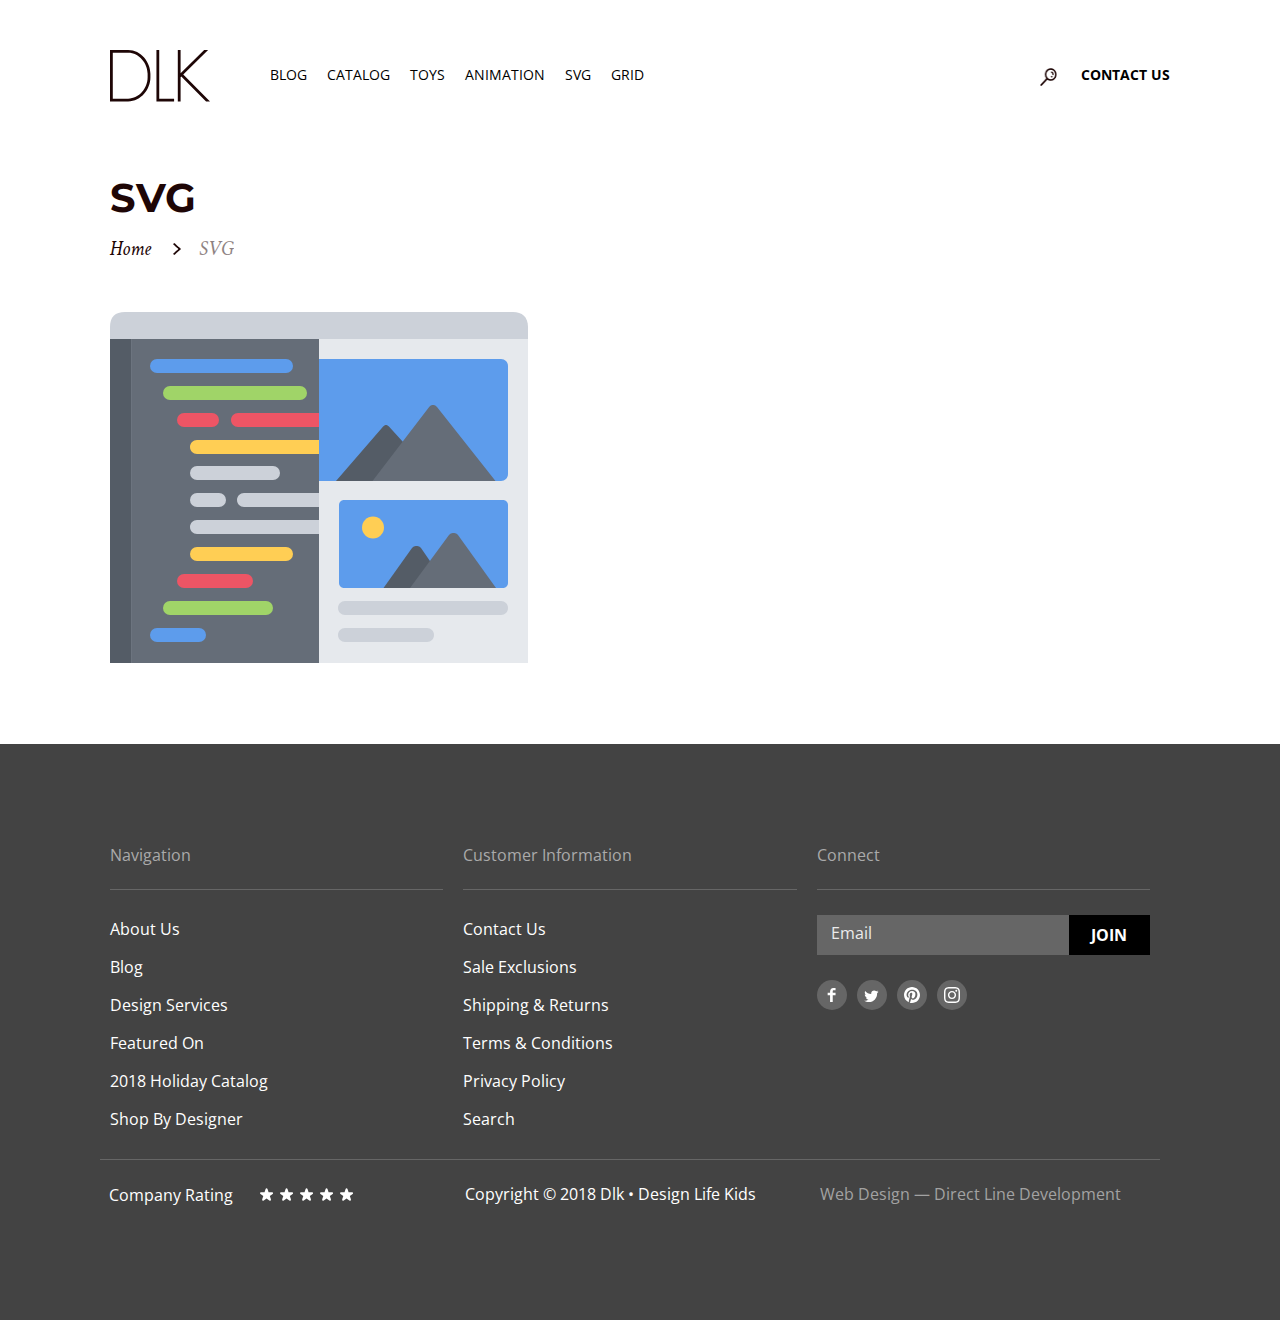
<file: pages/svg/index.html>
<!DOCTYPE html>
<html lang="en">
<head>
    <meta charset="UTF-8">
    <meta name="viewport" content="width=device-width, initial-scale=1.0">
    <title>SVG</title>
    <link rel="preconnect" href="https://fonts.gstatic.com">
    <link href="https://fonts.googleapis.com/css2?family=Crimson+Text:ital,wght@0,400;0,700;1,400;1,700&family=Lato:ital,wght@0,400;0,700;1,400;1,700&family=Montserrat:ital,wght@0,300;0,700;1,300;1,700&family=Open+Sans:ital,wght@0,400;0,700;1,400;1,700&family=Roboto:ital,wght@0,300;0,400;0,500;0,700;1,300;1,400;1,500;1,700&display=swap" rel="stylesheet">
    <link href="/common.css" rel="stylesheet" />
    <link href="style.css" rel="stylesheet" />
    <link rel="shortcut icon" href="/static/images/favicon.ico">
</head>
<body>
    <header class="header">
    <div class="mobile-menu display-none">
        <div class="mobile-menu__nav_wrapper mobile-menu_js">
            <nav class="mobile-menu__nav">
            <ul class="mobile-menu__nav-list">
                <li class="mobile-menu__nav-link"><a class="mobile-menu__nav-link_a" href="/pages/blog">Blog</a></li>
                <li class="mobile-menu__nav-link"><a class="mobile-menu__nav-link_a" href="/pages/catalog">Catalog</a></li>
                <li class="mobile-menu__nav-link"><a class="mobile-menu__nav-link_a" href="/pages/toys">Toys</a></li>
                <li class="mobile-menu__nav-link"><a class="mobile-menu__nav-link_a" href="/pages/animation">Animation</a></li>
                <li class="mobile-menu__nav-link"><a class="mobile-menu__nav-link_a" href="/pages/svg">SVG</a></li>
                <li class="mobile-menu__nav-link"><a class="mobile-menu__nav-link_a" href="/pages/grid">Grid</a></li>
            </ul>
            </nav>
            <a class="mobile-menu__button_contact" href="/pages/contact-us">Contact us</a>
        </div>
    </div>
    <div class="header__wrapper">
        <div class="header_large container">
            <a class="header__logo-link" href="/index.html">
                <svg class="header__logo" viewBox="0 0 62 32" fill="none" xmlns="http://www.w3.org/2000/svg">
                    <path fill-rule="evenodd" clip-rule="evenodd" d="M0 0H11.23C19.2945 0 25.0516 7.6131 25.0516 14.7911V17.0666C25.0516 24.2446 19.2945 31.8578 11.23 31.8578H0V0ZM23.3239 14.7911C23.3239 8.31579 18.1144 1.70667 11.23 1.70667H1.7277V30.1511H11.23C18.1144 30.1511 23.3239 23.542 23.3239 17.0667V14.7911Z" fill="#1E0606"/>
                    <path d="M28.7949 0H30.5226V30.2933H39.737V32H28.7949V0Z" fill="#1E0606"/>
                    <path d="M42.0406 0V31.8578H43.7683V16.8512L44.1924 16.4323L59.5748 31.8578H62L45.4141 15.2255L60.8272 0H58.3839L43.7683 14.4377V0H42.0406Z" fill="#1E0606"/>
                    </svg>
            </a>
            <nav class="header__nav">
                <ul class="header__nav-list">
                    <li class="header__nav-link"><a class="header__nav-link_a" href="/pages/blog">Blog</a></li>
                    <li class="header__nav-link"><a class="header__nav-link_a" href="/pages/catalog">Catalog</a></li>
                    <li class="header__nav-link"><a class="header__nav-link_a" href="/pages/toys">Toys</a></li>
                    <li class="header__nav-link"><a class="header__nav-link_a" href="/pages/animation">Animation</a></li>
                    <li class="header__nav-link"><a class="header__nav-link_a" href="/pages/svg">SVG</a></li>
                    <li class="header__nav-link"><a class="header__nav-link_a" href="/pages/grid">Grid</a></li>
                </ul>
            </nav>
            <button class="mobile-menu__button_open mobile-menu_open-js">Menu
            </button>
            <button class="mobile-menu__button_close mobile-menu_close-js display-none">
                <svg width="16" height="16" viewBox="0 0 16 16" fill="none" xmlns="http://www.w3.org/2000/svg">
                    <path fill-rule="evenodd" clip-rule="evenodd" d="M0.707105 0L0 0.707105L7.07111 7.77821L4.6869e-05 14.8493L0.707151 15.5564L7.77821 8.48532L14.8492 15.5563L15.5563 14.8492L8.48532 7.77821L15.5563 0.707178L14.8492 7.33696e-05L7.77821 7.07111L0.707105 0Z" fill="#1E0606"/>
                    </svg>
            </button>
            <button class="header__search_button" type="button">
                <picture>
                    <img class="header__search_img header__search" src="/static/images/search-icon.png" srcset="/static/images/search-icon.png, /static/images/search-icon2x.png 2x" alt="site search">
                </picture>
                
            </button>
            <a class="header__contact_button" href="/pages/contact-us">Contact us</a>
        </div>
    </div>
</header>
    <main>
    <h1 class="page-title container"> SVG</h1>
    <div class="breadcrumbs container">
        <a class="breadcrumbs__link" href="/index.html"><p class="breadcrumbs__page-inactive">Home</p></a>
        <p class="breadcrumbs__active-page">SVG</p>
    </div>
    <section class="image container">
        <h2 class="visually-hidden">SVG animation</h2>
        <svg class="image__svg" viewBox="0 0 458 391" fill="none">
            <path d="M 35 20 C 25 20 20 25 20 35 V47 H438 V35 C 438 25 432 20 423 20z" fill="#CCD1D9" />
            <rect x="20" y="47" width="21" height="324" fill="#545C66" />
            <rect x="41" y="47" width="1" height="324" fill="#6C747F" />
            <rect x="42" y="47" width="187" height="324" fill="#656D78" />
            <line x1="67" y1="74" x2="196" y2="74" stroke-width="14" stroke="#5D9CEC" stroke-linecap="round" />
            <line x1="80" y1="101" x2="210" y2="101" stroke-width="14" stroke="#A0D468" stroke-linecap="round" />
            <line x1="94" y1="128" x2="122" y2="128" stroke-width="14" stroke="#ED5565" stroke-linecap="round" />
            <path d="M 148 135 C 144.13 135 141 131.87 141 128 C 141 124.13 144.13 121 148 121 H 229 V 135z" fill="#ED5565" />
            <path d="M 107 162 C 103.13 162 100 158.87 100 155 C 100 151.13 103.13 148 107 148 H 229 V 162z" fill="#FFCE54" />
            <line x1="107" y1="181" x2="183" y2="181" stroke-width="14" stroke="#CCD1D9" stroke-linecap="round" />
            <path d="M 154 215 C 150.13 215 147 211.87 147 208 C 147 204.13 150.13 201 154 201 H 229 V 215z" fill="#CCD1D9" />
            <path d="M 107 242 C 103.13 242 100 238.87 100 235 C 100 231.13 103.13 228 107 228 H 229 V 242z" fill="#CCD1D9" />
            <line x1="107" y1="208" x2="129" y2="208" stroke-width="14" stroke="#CCD1D9" stroke-linecap="round" />
            <line x1="107" y1="262" x2="196" y2="262" stroke-width="14" stroke="#FFCE54" stroke-linecap="round" />
            <line x1="94" y1="289" x2="156" y2="289" stroke-width="14" stroke="#ED5565" stroke-linecap="round" />
            <line x1="80" y1="316" x2="176" y2="316" stroke-width="14" stroke="#A0D468" stroke-linecap="round" />
            <line x1="67" y1="343" x2="109" y2="343" stroke-width="14" stroke="#5D9CEC" stroke-linecap="round" />
            <rect x="229" y="47" width="209" height="324" fill="#E6E9ED" />
            <path d="M 229 67 V189 H411 C 414.87 189 418 185.87 418 182 V74 C 418 70.13 414.87 67 411 67z" fill="#5D9CEC" />
            <path d="M 293.17 134.47 C 294.54 132.96 295.56 133 296 133 C 296.44 133 297.46 132.96 298.93 134.47 L 348.5 189 H 246z" fill="#545C66" />
            <path d="M 339.13 115 C 341 112.94 342.4 113 343 113 C 343.6 113 345 112.94 347 115 L 405.5 189 H 282.5z" fill="#656D78" />
            <path class="image__svg_daylight" d="M 254 208 C 251.24 208 249 210.24 249 213 V291 C 249 293.76 251.24 296 254 296 H413 C 415.76 296 418 293.76 418 291 V213 C 418 210.24 415.76 208 413 208z" fill="#5D9CEC" />
            <circle class="image__svg_sun" cx="283" cy="235.5" r="11" fill="#FFCE54" />
            <path d="M 322 256 C 323.75 254 325.9 254 326.5 254 C 327.1 254 329.25 254 331 256 L 358.5 296 H 293.5z" fill="#545C66" />
            <path d="M 359 243 C 360.75 241 362.9 241 363.5 241 C 364.1 241 366.25 241 368 243 L 406 296 H 320z" fill="#656D78" />
            <path d="M 255 323 C 251.13 323 248 319.87 248 316 C 248 312.13 251.13 309 255 309 H 411 C 414.87 309 418 312.13 418 316 C 418 319.87 414.87 323 411 323z" fill="#CCD1D9" />
            <path d="M 255 350 C 251.13 350 248 346.87 248 343 C 248 339.13 251.13 336 255 336 H 337 C 340.87 336 344 339.13 344 343 C 344 346.87 340.87 350 337 350z" fill="#CCD1D9" />
            </svg>
        <audio autoplay loop src="https://ia801803.us.archive.org/19/items/samsung_20210111/samsung.mp4">
        </audio>
    </section>
    </main>
    <footer class="footer">
    <div class="container">
        <ul class="footer__nav">
            <li class="footer__nav_column">
                <h2 class="footer__nav_title">Navigation</h2>
                <ul class="footer__nav_items">
                    <li class="footer__nav_item"><a class="footer__nav_link" href="#">About us</a></li>
                    <li class="footer__nav_item"><a class="footer__nav_link" href="/pages/blog">Blog</a></li>
                    <li class="footer__nav_item"><a class="footer__nav_link" href="#">Design services</a></li>
                    <li class="footer__nav_item"><a class="footer__nav_link" href="#">Featured on</a></li>
                    <li class="footer__nav_item"><a class="footer__nav_link" href="#">2018 holiday catalog</a></li>
                    <li class="footer__nav_item"><a class="footer__nav_link" href="#">Shop by designer</a></li>
                </ul>
            </li>
            <li class="footer__nav_column">
                <h2 class="footer__nav_title">Customer information</h2>
                <ul class="footer__nav_items">
                    <li class="footer__nav_item"><a class="footer__nav_link" href="/pages/contact-us">Contact us</a></li>
                    <li class="footer__nav_item"><a class="footer__nav_link" href="#">Sale exclusions</a></li>
                    <li class="footer__nav_item"><a class="footer__nav_link" href="#">Shipping & returns</a></li>
                    <li class="footer__nav_item"><a class="footer__nav_link" href="#">Terms & conditions</a></li>
                    <li class="footer__nav_item"><a class="footer__nav_link" href="#">Privacy policy</a></li>
                    <li class="footer__nav_item"><a class="footer__nav_link" href="#">Search</a></li>
                </ul>
            </li>
            <li class="footer__nav_column footer__connect">
                <ul class="footer__connect_items">
                    <li class="footer__connect_item">
                        <h2 class="footer__nav_title">Connect</h2>
                    </li>
                    <li class="footer__connect_item">
                        <form name="footer__subscribe" method="POST" action="https://echo.htmlacademy.ru">
                            <label for="user-email" class="visually-hidden">Send email</label>
                            <input class="footer__subscribe_input" id="user-email"
                                type="text"
                                name="email"
                                placeholder="Email">
                                
<button class="button footer__subscribe_button" type=submit>
    join
</button>

                        </form>
                    </li>
                </ul>
                <ul class="footer__social">
                    <li class="footer__social_item">
                        <a class="footer__social_link" href="https://www.facebook.com/" rel="nofollow" target="_blank" aria-label="follow us facebook">
                            <div class="footer__social_svg fb-logo">
                                <svg class="footer__social_svg-icon" width="9" height="16" viewBox="0 0 9 16" fill="none" xmlns="http://www.w3.org/2000/svg">
                                <path fill-rule="evenodd" clip-rule="evenodd" d="M8.55271 3.36723H6.29671C6.03071 3.36723 5.73372 3.71723 5.73372 4.18523V5.81423H8.55271V8.13523H5.73372V15.1052H3.07071V8.13523H0.657715V5.81423H3.07071V4.44723C3.07071 2.48823 4.43171 0.894226 6.29671 0.894226H8.55271V3.36723Z" fill="white"/>
                                </svg>
                            </div>
                        </a>
                    </li>
                    <li class="footer__social_item">
                        <a class="footer__social_link" href="https://twitter.com/home" rel="nofollow" target="_blank" aria-label="follow us twitter">
                            <div class="footer__social_svg twitter-logo">
                                <svg class="footer__social_svg-icon" width="15" height="13" viewBox="0 0 15 13" fill="none" xmlns="http://www.w3.org/2000/svg">
                                    <path fill-rule="evenodd" clip-rule="evenodd" d="M13.1006 3.28912C13.1056 3.41612 13.1096 3.54312 13.1096 3.67212C13.1096 7.57612 10.1366 12.0781 4.70258 12.0781C3.03458 12.0781 1.48058 11.5881 0.173584 10.7501C0.406584 10.7771 0.641584 10.7911 0.879584 10.7911C2.26358 10.7911 3.53758 10.3181 4.54858 9.52512C3.25558 9.50212 2.16558 8.64812 1.78758 7.47512C1.96858 7.51012 2.15458 7.52712 2.34458 7.52712C2.61358 7.52712 2.87458 7.49212 3.12258 7.42412C1.77158 7.15212 0.751584 5.95912 0.751584 4.52712V4.49012C1.15058 4.71112 1.60758 4.84412 2.09158 4.85912C1.29858 4.33012 0.777584 3.42612 0.777584 2.40012C0.777584 1.85912 0.922584 1.35212 1.17658 0.916122C2.63258 2.70312 4.81058 3.87912 7.26558 4.00212C7.21558 3.78512 7.19058 3.56012 7.19058 3.32812C7.19058 1.69712 8.51258 0.375122 10.1446 0.375122C10.9936 0.375122 11.7616 0.732122 12.2996 1.30712C12.9736 1.17612 13.6056 0.930122 14.1766 0.590122C13.9556 1.28112 13.4886 1.85912 12.8766 2.22512C13.4746 2.15412 14.0446 1.99612 14.5756 1.76012C14.1776 2.35212 13.6776 2.87312 13.1006 3.28912Z" fill="white"/>
                                    </svg>
                            </div>
                        </a>
                    </li>
                    <li class="footer__social_item">
                        <a class="footer__social_link" href="https://www.pinterest.com/" rel="nofollow" target="_blank" aria-label="follow us pinterest">
                            <div class="footer__social_svg pinterest-logo">
                                <svg class="footer__social_svg-icon" width="16" height="16" viewBox="0 0 16 16" fill="none" xmlns="http://www.w3.org/2000/svg">
                                    <path fill-rule="evenodd" clip-rule="evenodd" d="M8.00047 0C3.58252 0 0 3.58158 0 8.00047C0 11.2754 1.97001 14.0902 4.78956 15.3273C4.76698 14.7694 4.78579 14.0977 4.92785 13.49C5.08214 12.8408 5.95708 9.1313 5.95708 9.1313C5.95708 9.1313 5.70212 8.62045 5.70212 7.865C5.70212 6.6796 6.38984 5.79432 7.24502 5.79432C7.97225 5.79432 8.3241 6.34092 8.3241 6.99571C8.3241 7.7267 7.85747 8.82084 7.61757 9.83407C7.41718 10.6836 8.04281 11.3751 8.88011 11.3751C10.3957 11.3751 11.4165 9.42859 11.4165 7.12177C11.4165 5.36908 10.2358 4.05668 8.08796 4.05668C5.66167 4.05668 4.14982 5.86582 4.14982 7.88663C4.14982 8.5847 4.35491 9.07579 4.67666 9.45587C4.82531 9.6318 4.84506 9.70142 4.79144 9.90275C4.75381 10.0486 4.66537 10.4042 4.62868 10.5444C4.57506 10.7466 4.41136 10.82 4.22885 10.7448C3.11025 10.2885 2.58999 9.0645 2.58999 7.68813C2.58999 5.41612 4.50638 2.68972 8.30717 2.68972C11.3619 2.68972 13.3724 4.90151 13.3724 7.27324C13.3724 10.4117 11.6282 12.7562 9.05509 12.7562C8.19239 12.7562 7.37955 12.2895 7.10108 11.7599C7.10108 11.7599 6.63633 13.6029 6.53848 13.9585C6.36914 14.5747 6.03704 15.1919 5.73317 15.6717C6.45287 15.8843 7.21303 16 8.00047 16C12.4184 16 16 12.4184 16 8.00047C16 3.58158 12.4184 0 8.00047 0Z" fill="white"/>
                                    </svg>
                            </div>
                        </a>
                    </li>
                    <li class="footer__social_item">
                        <a class="footer__social_link" href="https://www.instagram.com/" rel="nofollow" target="_blank" aria-label="follow us instagram">
                            <div class="footer__social_svg instagram-logo">
                                <svg class="footer__social_svg-icon" width="16" height="16" viewBox="0 0 16 16" fill="none" xmlns="http://www.w3.org/2000/svg">
                                    <path fill-rule="evenodd" clip-rule="evenodd" d="M8.00003 0C5.82733 0 5.5549 0.0092 4.70163 0.0481333C3.8501 0.0869667 3.26857 0.222233 2.7597 0.42C2.23363 0.624433 1.7875 0.897967 1.3427 1.3427C0.897967 1.7875 0.624433 2.23363 0.42 2.7597C0.222233 3.26857 0.0869667 3.8501 0.0481333 4.7016C0.0092 5.5549 0 5.82733 0 8C0 10.1727 0.0092 10.4451 0.0481333 11.2984C0.0869667 12.1499 0.222233 12.7314 0.42 13.2403C0.624433 13.7664 0.897967 14.2125 1.3427 14.6573C1.7875 15.102 2.23363 15.3756 2.7597 15.58C3.26857 15.7778 3.8501 15.913 4.70163 15.9519C5.5549 15.9908 5.82733 16 8.00003 16C10.1727 16 10.4451 15.9908 11.2984 15.9519C12.1499 15.913 12.7314 15.7778 13.2403 15.58C13.7664 15.3756 14.2125 15.102 14.6573 14.6573C15.102 14.2125 15.3756 13.7664 15.58 13.2403C15.7778 12.7314 15.913 12.1499 15.9519 11.2984C15.9908 10.4451 16 10.1727 16 8C16 5.82733 15.9908 5.5549 15.9519 4.7016C15.913 3.8501 15.7778 3.26857 15.58 2.7597C15.3756 2.23363 15.102 1.7875 14.6573 1.3427C14.2125 0.897967 13.7664 0.624433 13.2403 0.42C12.7314 0.222233 12.1499 0.0869667 11.2984 0.0481333C10.4451 0.0092 10.1727 0 8.00003 0ZM8.00003 1.44143C10.1361 1.44143 10.3891 1.4496 11.2327 1.4881C12.0127 1.52367 12.4363 1.65397 12.7182 1.76353C13.0916 1.90867 13.3581 2.08203 13.638 2.362C13.918 2.6419 14.0913 2.9084 14.2365 3.28183C14.346 3.56373 14.4763 3.98733 14.5119 4.7673C14.5504 5.61087 14.5586 5.8639 14.5586 8C14.5586 10.1361 14.5504 10.3891 14.5119 11.2327C14.4763 12.0127 14.346 12.4363 14.2365 12.7182C14.0913 13.0916 13.918 13.3581 13.638 13.638C13.3581 13.918 13.0916 14.0913 12.7182 14.2365C12.4363 14.346 12.0127 14.4763 11.2327 14.5119C10.3892 14.5504 10.1363 14.5586 8.00003 14.5586C5.86373 14.5586 5.61077 14.5504 4.7673 14.5119C3.98733 14.4763 3.56373 14.346 3.28183 14.2365C2.9084 14.0913 2.64193 13.918 2.36197 13.638C2.08207 13.3581 1.90867 13.0916 1.76353 12.7182C1.65397 12.4363 1.52367 12.0127 1.4881 11.2327C1.4496 10.3891 1.44143 10.1361 1.44143 8C1.44143 5.8639 1.4496 5.61087 1.4881 4.7673C1.52367 3.98733 1.65397 3.56373 1.76353 3.28183C1.90867 2.9084 2.08203 2.6419 2.36197 2.362C2.64193 2.08203 2.9084 1.90867 3.28183 1.76353C3.56373 1.65397 3.98733 1.52367 4.7673 1.4881C5.61087 1.4496 5.8639 1.44143 8.00003 1.44143ZM3.8919 8C3.8919 5.73113 5.73113 3.8919 8.00003 3.8919C10.2689 3.8919 12.1081 5.73113 12.1081 8C12.1081 10.2689 10.2689 12.1081 8.00003 12.1081C5.73113 12.1081 3.8919 10.2689 3.8919 8ZM8.00003 10.6667C6.52723 10.6667 5.33333 9.47277 5.33333 8C5.33333 6.52723 6.52723 5.33333 8.00003 5.33333C9.47277 5.33333 10.6667 6.52723 10.6667 8C10.6667 9.47277 9.47277 10.6667 8.00003 10.6667ZM12.2704 4.68957C12.8006 4.68957 13.2304 4.2598 13.2304 3.7296C13.2304 3.1994 12.8006 2.76957 12.2704 2.76957C11.7402 2.76957 11.3104 3.1994 11.3104 3.7296C11.3104 4.2598 11.7402 4.68957 12.2704 4.68957Z" fill="white"/>
                                    </svg>
                            </div>
                        </a>
                    </li>
                </ul>
            </li>
        </ul>
        <ul class="footer__nav-bottom">
            <li class="footer__nav-bottom_item footer__nav-bottom_rating">
                <fieldset class="footer__rating">
                    <div class="footer__rating_group">
                        <h2 class="visually-hidden">Company rating</h2>
                        <label for="rating-awful" class="visually-hidden">Awful</label>
                        <input id="rating-awful" class="footer__rating_star" type="radio" name="star" value="1">
                        <label for="rating-passably" class="visually-hidden">Passably</label>
                        <input id="rating-passably" class="footer__rating_star" type="radio" name="star" value="2">
                        <label for="rating-fine" class="visually-hidden">Fine</label>
                        <input id="rating-fine" class="footer__rating_star" type="radio" name="star" value="3">
                        <label for="rating-ok" class="visually-hidden">OK</label>
                        <input id="rating-ok" class="footer__rating_star" type="radio" name="star" value="4">
                        <label for="rating-excellent" class="visually-hidden">Excellent</label>
                        <input id="rating-excellent" class="footer__rating_star" type="radio" name="star" value="5">
                        <div class="footer__rating_legend">Company rating</div>
                    </div>
                </fieldset>
            </li>
            <li class="footer__nav-bottom_item footer__nav-bottom_info"><p class="footer__nav-bottom_copyright">Copyright © 2018 Dlk • Design life kids</p></li>
            <li class="footer__nav-bottom_item footer__nav-bottom_info footer__nav-bottom_author">
                <a class="footer__nav-bottom_and-text" href="#">Web design — Direct line development</a>
            </li>
        </ul>
    </div>
</footer>

    <script src="index.js"></script>
</body>
</html>
</file>
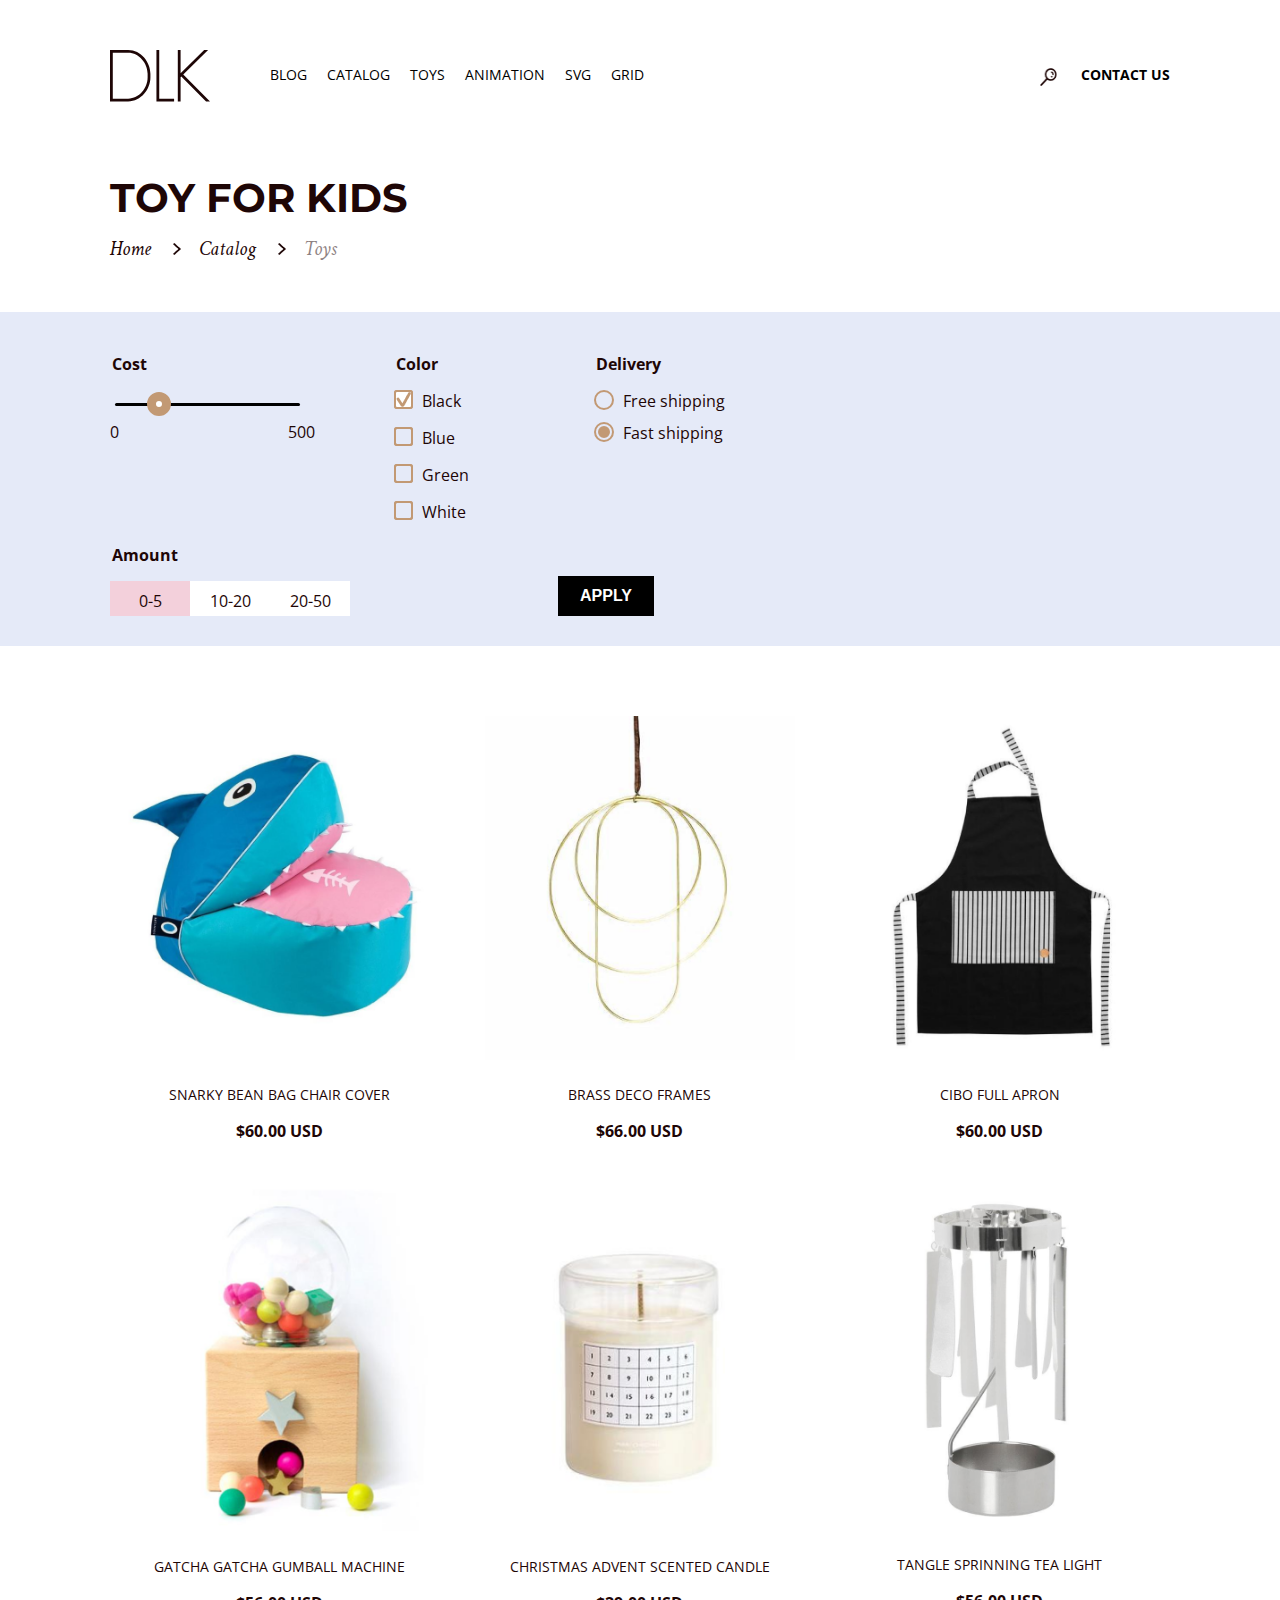
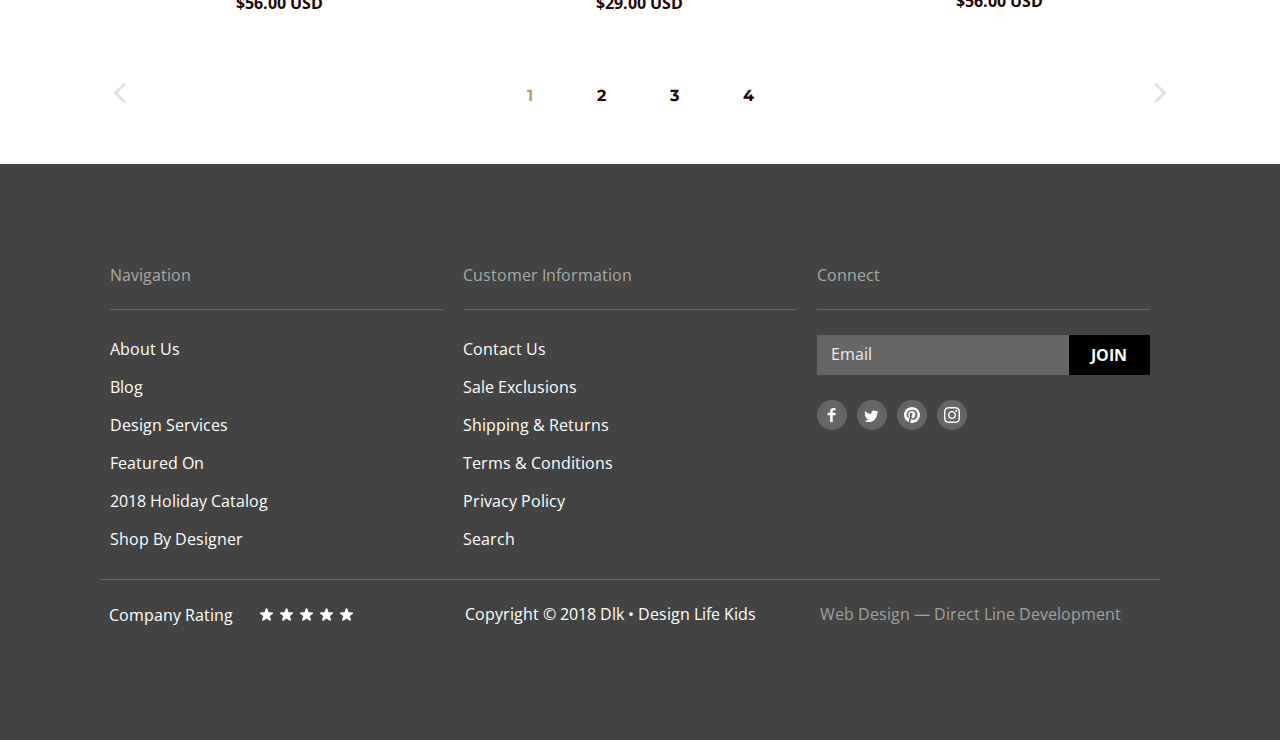
<file: pages/toys/index.html>
<!DOCTYPE html>
<html lang="en">
<head>
    <meta charset="UTF-8">
    <meta name="viewport" content="width=device-width, initial-scale=1.0">
    <title>Toys</title>
    <link rel="preconnect" href="https://fonts.gstatic.com">
    <link href="https://fonts.googleapis.com/css2?family=Crimson+Text:ital,wght@0,400;0,700;1,400;1,700&family=Lato:ital,wght@0,400;0,700;1,400;1,700&family=Montserrat:ital,wght@0,300;0,700;1,300;1,700&family=Open+Sans:ital,wght@0,400;0,700;1,400;1,700&family=Roboto:ital,wght@0,300;0,400;0,500;0,700;1,300;1,400;1,500;1,700&display=swap" rel="stylesheet">
    <link href="/common.css" rel="stylesheet" />
    <link href="style.css" rel="stylesheet" />
    <link rel="shortcut icon" href="/static/images/favicon.ico">
</head>
<body>
    <header class="header">
    <div class="mobile-menu display-none">
        <div class="mobile-menu__nav_wrapper mobile-menu_js">
            <nav class="mobile-menu__nav">
            <ul class="mobile-menu__nav-list">
                <li class="mobile-menu__nav-link"><a class="mobile-menu__nav-link_a" href="/pages/blog">Blog</a></li>
                <li class="mobile-menu__nav-link"><a class="mobile-menu__nav-link_a" href="/pages/catalog">Catalog</a></li>
                <li class="mobile-menu__nav-link"><a class="mobile-menu__nav-link_a" href="/pages/toys">Toys</a></li>
                <li class="mobile-menu__nav-link"><a class="mobile-menu__nav-link_a" href="/pages/animation">Animation</a></li>
                <li class="mobile-menu__nav-link"><a class="mobile-menu__nav-link_a" href="/pages/svg">SVG</a></li>
                <li class="mobile-menu__nav-link"><a class="mobile-menu__nav-link_a" href="/pages/grid">Grid</a></li>
            </ul>
            </nav>
            <a class="mobile-menu__button_contact" href="/pages/contact-us">Contact us</a>
        </div>
    </div>
    <div class="header__wrapper">
        <div class="header_large container">
            <a class="header__logo-link" href="/index.html">
                <svg class="header__logo" viewBox="0 0 62 32" fill="none" xmlns="http://www.w3.org/2000/svg">
                    <path fill-rule="evenodd" clip-rule="evenodd" d="M0 0H11.23C19.2945 0 25.0516 7.6131 25.0516 14.7911V17.0666C25.0516 24.2446 19.2945 31.8578 11.23 31.8578H0V0ZM23.3239 14.7911C23.3239 8.31579 18.1144 1.70667 11.23 1.70667H1.7277V30.1511H11.23C18.1144 30.1511 23.3239 23.542 23.3239 17.0667V14.7911Z" fill="#1E0606"/>
                    <path d="M28.7949 0H30.5226V30.2933H39.737V32H28.7949V0Z" fill="#1E0606"/>
                    <path d="M42.0406 0V31.8578H43.7683V16.8512L44.1924 16.4323L59.5748 31.8578H62L45.4141 15.2255L60.8272 0H58.3839L43.7683 14.4377V0H42.0406Z" fill="#1E0606"/>
                    </svg>
            </a>
            <nav class="header__nav">
                <ul class="header__nav-list">
                    <li class="header__nav-link"><a class="header__nav-link_a" href="/pages/blog">Blog</a></li>
                    <li class="header__nav-link"><a class="header__nav-link_a" href="/pages/catalog">Catalog</a></li>
                    <li class="header__nav-link"><a class="header__nav-link_a" href="/pages/toys">Toys</a></li>
                    <li class="header__nav-link"><a class="header__nav-link_a" href="/pages/animation">Animation</a></li>
                    <li class="header__nav-link"><a class="header__nav-link_a" href="/pages/svg">SVG</a></li>
                    <li class="header__nav-link"><a class="header__nav-link_a" href="/pages/grid">Grid</a></li>
                </ul>
            </nav>
            <button class="mobile-menu__button_open mobile-menu_open-js">Menu
            </button>
            <button class="mobile-menu__button_close mobile-menu_close-js display-none">
                <svg width="16" height="16" viewBox="0 0 16 16" fill="none" xmlns="http://www.w3.org/2000/svg">
                    <path fill-rule="evenodd" clip-rule="evenodd" d="M0.707105 0L0 0.707105L7.07111 7.77821L4.6869e-05 14.8493L0.707151 15.5564L7.77821 8.48532L14.8492 15.5563L15.5563 14.8492L8.48532 7.77821L15.5563 0.707178L14.8492 7.33696e-05L7.77821 7.07111L0.707105 0Z" fill="#1E0606"/>
                    </svg>
            </button>
            <button class="header__search_button" type="button">
                <picture>
                    <img class="header__search_img header__search" src="/static/images/search-icon.png" srcset="/static/images/search-icon.png, /static/images/search-icon2x.png 2x" alt="site search">
                </picture>
                
            </button>
            <a class="header__contact_button" href="/pages/contact-us">Contact us</a>
        </div>
    </div>
</header>
    <main>
        <h1 class="page-title container"> Toy for kids</h1>
        <div class="breadcrumbs container">
            <a class="breadcrumbs__link" href="/index.html"><p class="breadcrumbs__page-inactive">Home</p></a>
            <a class="breadcrumbs__link" href="/pages/catalog"><p class="breadcrumbs__page-inactive">Catalog</p></a>
            <p class="breadcrumbs__active-page">Toys</p>
        </div>
        <section class="goods-filter">
            <h2 class="visually-hidden">Company goods filter</h2>
            <form class="goods-filter__form container" action="https://echo.htmlacademy.ru" method="post">
                <fieldset class="goods-filter__cost_wrapper goods-filter__fieldset_border">
                    <legend class="goods-filter__legend_title">Cost</legend>
                        <div class="goods-filter__range">
                            <div class="goods-filter__cost-field">
                                <label class="visually-hidden" for="cost-range">Cost</label>
                                <input class="cost-range__input " id="cost-range" type="range" min="0" max="500" value="100" step="50">
                                <div class="cost-range__input_focus"></div>
                                <div class="cost-range__value cost-range__value_left">0</div>
                                <div class="cost-range__value cost-range__value_right">500</div>
                            </div>
                        </div>
                </fieldset>
                <fieldset class="goods-filter__color_wrapper goods-filter__fieldset_border">
                    <legend class="goods-filter__legend_title">Color</legend>
                    <ul class="color__ul">
                        <li class="color__li">
                            <input class="color__input visually-hidden" id="check-black" type="checkbox" checked>
                            <label class="color__label" for="check-black">Black</label>
                        </li>
                        <li class="color__li">
                            <input class="color__input visually-hidden" id="check-blue" type="checkbox">
                            <label class="color__label" for="check-blue">Blue</label>
                        </li>
                        <li class="color__li">
                            <input class="color__input visually-hidden" id="check-green" type="checkbox">
                            <label class="color__label" for="check-green">Green</label>
                        </li>
                        <li class="color__li">
                            <input class="color__input visually-hidden" id="check-white" type="checkbox">
                            <label class="color__label" for="check-white">White</label>
                        </li>
                    </ul>
                </fieldset>
                <fieldset class="goods-filter__delivery_wrapper goods-filter__fieldset_border">
                    <legend class="goods-filter__legend_title">Delivery</legend>
                    <ul class="delivery__ul">
                        <li class="delivery__li">
                            <input class="delivery__input visually-hidden" id="radio-free" type="radio" name="delivery" value="no">
                            <label class="delivery__label" for="radio-free">Free shipping</label>
                        </li>
                        <li class="delivery__li">
                            <input class="delivery__input visually-hidden" id="radio-fast" type="radio" name="delivery" value="yes" checked>
                            <label class="delivery__label" for="radio-fast">Fast shipping</label>
                        </li>
                    </ul>
                </fieldset>
                <fieldset class="goods-filter__amount_wrapper goods-filter__fieldset_border">
                    <legend class="goods-filter__legend_title">Amount</legend>
                    <ul class="amount__ul">
                        <li class="amount__li">
                            <input class="amount__input visually-hidden" id="radio-0-5" type="radio" name="amount" value="yes" checked>
                            <label class="amount__label" for="radio-0-5">0-5</label>
                        </li>
                        <li class="amount__li">
                            <input class="amount__input visually-hidden" id="radio-10-20" type="radio" name="amount" value="no">
                            <label class="amount__label" for="radio-10-20">10-20</label>
                        </li>
                        <li class="amount__li">
                            <input class="amount__input visually-hidden" id="radio-20-50" type="radio" name="amount" value="no">
                            <label class="amount__label" for="radio-20-50">20-50</label>
                        </li>
                    </ul>
                </fieldset>
                
<button class="button goods-filter__button" type=submit>
    Apply
</button>

            </form>
        </section>
        <section class="company-goods container">
            <h2 class="visually-hidden">Company goods</h2>
            <div class="company-goods__ul_wrapper">
                <ul class="company-goods__ul">
                    <li class="company-goods__card">
    <a class="company-goods__link" href="#">
        <div class="company-goods__user-attention">Learn more</div>
    </a>
    <picture class="company-goods__img-wrapper">
        <img class="company-goods__img" src="/static/images/chair-cover.png" srcset="/static/images/chair-cover.png?2, /static/images/chair-cover2x.png?1 2x" alt="chair cover">
    </picture>
    <p class="company-goods__description">Snarky bean bag chair cover</p>
    <p class="company-goods__cost">$60.00 USD</p>
</li>
                    <li class="company-goods__card">
    <a class="company-goods__link" href="#">
        <div class="company-goods__user-attention">Learn more</div>
    </a>
    <picture class="company-goods__img-wrapper">
        <img class="company-goods__img" src="/static/images/brass-frames.png" srcset="/static/images/brass-frames.png?2, /static/images/brass-frames2x.png?1 2x" alt="brass frames">
    </picture>
    <p class="company-goods__description">Brass deco frames</p>
    <p class="company-goods__cost">$66.00 USD</p>
</li>
                    <li class="company-goods__card">
    <a class="company-goods__link" href="#">
        <div class="company-goods__user-attention">Learn more</div>
    </a>
    <picture class="company-goods__img-wrapper">
        <img class="company-goods__img" src="/static/images/apron.png" srcset="/static/images/apron.png?2, /static/images/apron2x.png?1 2x" alt="apron">
    </picture>
    <p class="company-goods__description">Cibo full apron</p>
    <p class="company-goods__cost">$60.00 USD</p>
</li>
                    <li class="company-goods__card">
    <a class="company-goods__link" href="#">
        <div class="company-goods__user-attention">Learn more</div>
    </a>
    <picture class="company-goods__img-wrapper">
        <img class="company-goods__img" src="/static/images/gumball-machine.png" srcset="/static/images/gumball-machine.png?2, /static/images/gumball-machine2x.png?1 2x" alt="gumball machine">
    </picture>
    <p class="company-goods__description">Gatcha gatcha gumball machine</p>
    <p class="company-goods__cost">$56.00 USD</p>
</li>
                    <li class="company-goods__card">
    <a class="company-goods__link" href="#">
        <div class="company-goods__user-attention">Learn more</div>
    </a>
    <picture class="company-goods__img-wrapper">
        <img class="company-goods__img" src="/static/images/scented-candle.png" srcset="/static/images/scented-candle.png?2, /static/images/scented-candle2x.png?1 2x" alt="scented candle">
    </picture>
    <p class="company-goods__description">Christmas advent scented candle</p>
    <p class="company-goods__cost">$29.00 USD</p>
</li>
                    <li class="company-goods__card">
    <a class="company-goods__link" href="#">
        <div class="company-goods__user-attention">Learn more</div>
    </a>
    <picture class="company-goods__img-wrapper">
        <img class="company-goods__img" src="/static/images/tangle-spinning-tea-light.png" srcset="/static/images/tangle-spinning-tea-light.png?2, /static/images/tangle-spinning-tea-light2x.png?1 2x" alt="tangle spinning tea light">
    </picture>
    <p class="company-goods__description">Tangle sprinning tea light</p>
    <p class="company-goods__cost">$56.00 USD</p>
</li>
                </ul>
            </div>
        </section>
    <section class="container">
    <h2 class="visually-hidden">Page pagination</h2>
    <div class="pagination">
        <button class="pagination__control">
            <svg class="pagination__control_svg pagination__control_svg-transform" viewBox="0 0 18 29" fill="none" xmlns="http://www.w3.org/2000/svg">
                <path class="pagination__control_svg-path" fill-rule="evenodd" clip-rule="evenodd" d="M2.82846 0L3.62396e-05 2.82843L11.5858 14.4142L3.62396e-05 26L2.82846 28.8284L17.2427 14.4142L2.82846 0Z" fill="#e4e1e1"/>
                </svg>
        </button>
        <ul class="pagination__pages">
            <li class="pagination__pages_li">
                <button class="pagination__pages_active pagination__pages_button">1</button>
            </li>
            <li class="pagination__pages_li">
                <button class="pagination__pages_inactive pagination__pages_button">2</button>
            </li>
            <li class="pagination__pages_li">
                <button class="pagination__pages_inactive pagination__pages_button">3</button>
            </li>
            <li class="pagination__pages_li">
                <button class="pagination__pages_inactive pagination__pages_button">4</button>
            </li>
        </ul>
        <button class="pagination__control">
            <svg class="pagination__control_svg" viewBox="0 0 18 29" fill="none" xmlns="http://www.w3.org/2000/svg">
                <path class="pagination__control_svg-path" fill-rule="evenodd" clip-rule="evenodd" d="M2.82846 0L3.62396e-05 2.82843L11.5858 14.4142L3.62396e-05 26L2.82846 28.8284L17.2427 14.4142L2.82846 0Z" fill="#e4e1e1"/>
                </svg>
        </button>
    </div>
</section>
        </main>
    <footer class="footer">
    <div class="container">
        <ul class="footer__nav">
            <li class="footer__nav_column">
                <h2 class="footer__nav_title">Navigation</h2>
                <ul class="footer__nav_items">
                    <li class="footer__nav_item"><a class="footer__nav_link" href="#">About us</a></li>
                    <li class="footer__nav_item"><a class="footer__nav_link" href="/pages/blog">Blog</a></li>
                    <li class="footer__nav_item"><a class="footer__nav_link" href="#">Design services</a></li>
                    <li class="footer__nav_item"><a class="footer__nav_link" href="#">Featured on</a></li>
                    <li class="footer__nav_item"><a class="footer__nav_link" href="#">2018 holiday catalog</a></li>
                    <li class="footer__nav_item"><a class="footer__nav_link" href="#">Shop by designer</a></li>
                </ul>
            </li>
            <li class="footer__nav_column">
                <h2 class="footer__nav_title">Customer information</h2>
                <ul class="footer__nav_items">
                    <li class="footer__nav_item"><a class="footer__nav_link" href="/pages/contact-us">Contact us</a></li>
                    <li class="footer__nav_item"><a class="footer__nav_link" href="#">Sale exclusions</a></li>
                    <li class="footer__nav_item"><a class="footer__nav_link" href="#">Shipping & returns</a></li>
                    <li class="footer__nav_item"><a class="footer__nav_link" href="#">Terms & conditions</a></li>
                    <li class="footer__nav_item"><a class="footer__nav_link" href="#">Privacy policy</a></li>
                    <li class="footer__nav_item"><a class="footer__nav_link" href="#">Search</a></li>
                </ul>
            </li>
            <li class="footer__nav_column footer__connect">
                <ul class="footer__connect_items">
                    <li class="footer__connect_item">
                        <h2 class="footer__nav_title">Connect</h2>
                    </li>
                    <li class="footer__connect_item">
                        <form name="footer__subscribe" method="POST" action="https://echo.htmlacademy.ru">
                            <label for="user-email" class="visually-hidden">Send email</label>
                            <input class="footer__subscribe_input" id="user-email"
                                type="text"
                                name="email"
                                placeholder="Email">
                                
<button class="button footer__subscribe_button" type=submit>
    join
</button>

                        </form>
                    </li>
                </ul>
                <ul class="footer__social">
                    <li class="footer__social_item">
                        <a class="footer__social_link" href="https://www.facebook.com/" rel="nofollow" target="_blank" aria-label="follow us facebook">
                            <div class="footer__social_svg fb-logo">
                                <svg class="footer__social_svg-icon" width="9" height="16" viewBox="0 0 9 16" fill="none" xmlns="http://www.w3.org/2000/svg">
                                <path fill-rule="evenodd" clip-rule="evenodd" d="M8.55271 3.36723H6.29671C6.03071 3.36723 5.73372 3.71723 5.73372 4.18523V5.81423H8.55271V8.13523H5.73372V15.1052H3.07071V8.13523H0.657715V5.81423H3.07071V4.44723C3.07071 2.48823 4.43171 0.894226 6.29671 0.894226H8.55271V3.36723Z" fill="white"/>
                                </svg>
                            </div>
                        </a>
                    </li>
                    <li class="footer__social_item">
                        <a class="footer__social_link" href="https://twitter.com/home" rel="nofollow" target="_blank" aria-label="follow us twitter">
                            <div class="footer__social_svg twitter-logo">
                                <svg class="footer__social_svg-icon" width="15" height="13" viewBox="0 0 15 13" fill="none" xmlns="http://www.w3.org/2000/svg">
                                    <path fill-rule="evenodd" clip-rule="evenodd" d="M13.1006 3.28912C13.1056 3.41612 13.1096 3.54312 13.1096 3.67212C13.1096 7.57612 10.1366 12.0781 4.70258 12.0781C3.03458 12.0781 1.48058 11.5881 0.173584 10.7501C0.406584 10.7771 0.641584 10.7911 0.879584 10.7911C2.26358 10.7911 3.53758 10.3181 4.54858 9.52512C3.25558 9.50212 2.16558 8.64812 1.78758 7.47512C1.96858 7.51012 2.15458 7.52712 2.34458 7.52712C2.61358 7.52712 2.87458 7.49212 3.12258 7.42412C1.77158 7.15212 0.751584 5.95912 0.751584 4.52712V4.49012C1.15058 4.71112 1.60758 4.84412 2.09158 4.85912C1.29858 4.33012 0.777584 3.42612 0.777584 2.40012C0.777584 1.85912 0.922584 1.35212 1.17658 0.916122C2.63258 2.70312 4.81058 3.87912 7.26558 4.00212C7.21558 3.78512 7.19058 3.56012 7.19058 3.32812C7.19058 1.69712 8.51258 0.375122 10.1446 0.375122C10.9936 0.375122 11.7616 0.732122 12.2996 1.30712C12.9736 1.17612 13.6056 0.930122 14.1766 0.590122C13.9556 1.28112 13.4886 1.85912 12.8766 2.22512C13.4746 2.15412 14.0446 1.99612 14.5756 1.76012C14.1776 2.35212 13.6776 2.87312 13.1006 3.28912Z" fill="white"/>
                                    </svg>
                            </div>
                        </a>
                    </li>
                    <li class="footer__social_item">
                        <a class="footer__social_link" href="https://www.pinterest.com/" rel="nofollow" target="_blank" aria-label="follow us pinterest">
                            <div class="footer__social_svg pinterest-logo">
                                <svg class="footer__social_svg-icon" width="16" height="16" viewBox="0 0 16 16" fill="none" xmlns="http://www.w3.org/2000/svg">
                                    <path fill-rule="evenodd" clip-rule="evenodd" d="M8.00047 0C3.58252 0 0 3.58158 0 8.00047C0 11.2754 1.97001 14.0902 4.78956 15.3273C4.76698 14.7694 4.78579 14.0977 4.92785 13.49C5.08214 12.8408 5.95708 9.1313 5.95708 9.1313C5.95708 9.1313 5.70212 8.62045 5.70212 7.865C5.70212 6.6796 6.38984 5.79432 7.24502 5.79432C7.97225 5.79432 8.3241 6.34092 8.3241 6.99571C8.3241 7.7267 7.85747 8.82084 7.61757 9.83407C7.41718 10.6836 8.04281 11.3751 8.88011 11.3751C10.3957 11.3751 11.4165 9.42859 11.4165 7.12177C11.4165 5.36908 10.2358 4.05668 8.08796 4.05668C5.66167 4.05668 4.14982 5.86582 4.14982 7.88663C4.14982 8.5847 4.35491 9.07579 4.67666 9.45587C4.82531 9.6318 4.84506 9.70142 4.79144 9.90275C4.75381 10.0486 4.66537 10.4042 4.62868 10.5444C4.57506 10.7466 4.41136 10.82 4.22885 10.7448C3.11025 10.2885 2.58999 9.0645 2.58999 7.68813C2.58999 5.41612 4.50638 2.68972 8.30717 2.68972C11.3619 2.68972 13.3724 4.90151 13.3724 7.27324C13.3724 10.4117 11.6282 12.7562 9.05509 12.7562C8.19239 12.7562 7.37955 12.2895 7.10108 11.7599C7.10108 11.7599 6.63633 13.6029 6.53848 13.9585C6.36914 14.5747 6.03704 15.1919 5.73317 15.6717C6.45287 15.8843 7.21303 16 8.00047 16C12.4184 16 16 12.4184 16 8.00047C16 3.58158 12.4184 0 8.00047 0Z" fill="white"/>
                                    </svg>
                            </div>
                        </a>
                    </li>
                    <li class="footer__social_item">
                        <a class="footer__social_link" href="https://www.instagram.com/" rel="nofollow" target="_blank" aria-label="follow us instagram">
                            <div class="footer__social_svg instagram-logo">
                                <svg class="footer__social_svg-icon" width="16" height="16" viewBox="0 0 16 16" fill="none" xmlns="http://www.w3.org/2000/svg">
                                    <path fill-rule="evenodd" clip-rule="evenodd" d="M8.00003 0C5.82733 0 5.5549 0.0092 4.70163 0.0481333C3.8501 0.0869667 3.26857 0.222233 2.7597 0.42C2.23363 0.624433 1.7875 0.897967 1.3427 1.3427C0.897967 1.7875 0.624433 2.23363 0.42 2.7597C0.222233 3.26857 0.0869667 3.8501 0.0481333 4.7016C0.0092 5.5549 0 5.82733 0 8C0 10.1727 0.0092 10.4451 0.0481333 11.2984C0.0869667 12.1499 0.222233 12.7314 0.42 13.2403C0.624433 13.7664 0.897967 14.2125 1.3427 14.6573C1.7875 15.102 2.23363 15.3756 2.7597 15.58C3.26857 15.7778 3.8501 15.913 4.70163 15.9519C5.5549 15.9908 5.82733 16 8.00003 16C10.1727 16 10.4451 15.9908 11.2984 15.9519C12.1499 15.913 12.7314 15.7778 13.2403 15.58C13.7664 15.3756 14.2125 15.102 14.6573 14.6573C15.102 14.2125 15.3756 13.7664 15.58 13.2403C15.7778 12.7314 15.913 12.1499 15.9519 11.2984C15.9908 10.4451 16 10.1727 16 8C16 5.82733 15.9908 5.5549 15.9519 4.7016C15.913 3.8501 15.7778 3.26857 15.58 2.7597C15.3756 2.23363 15.102 1.7875 14.6573 1.3427C14.2125 0.897967 13.7664 0.624433 13.2403 0.42C12.7314 0.222233 12.1499 0.0869667 11.2984 0.0481333C10.4451 0.0092 10.1727 0 8.00003 0ZM8.00003 1.44143C10.1361 1.44143 10.3891 1.4496 11.2327 1.4881C12.0127 1.52367 12.4363 1.65397 12.7182 1.76353C13.0916 1.90867 13.3581 2.08203 13.638 2.362C13.918 2.6419 14.0913 2.9084 14.2365 3.28183C14.346 3.56373 14.4763 3.98733 14.5119 4.7673C14.5504 5.61087 14.5586 5.8639 14.5586 8C14.5586 10.1361 14.5504 10.3891 14.5119 11.2327C14.4763 12.0127 14.346 12.4363 14.2365 12.7182C14.0913 13.0916 13.918 13.3581 13.638 13.638C13.3581 13.918 13.0916 14.0913 12.7182 14.2365C12.4363 14.346 12.0127 14.4763 11.2327 14.5119C10.3892 14.5504 10.1363 14.5586 8.00003 14.5586C5.86373 14.5586 5.61077 14.5504 4.7673 14.5119C3.98733 14.4763 3.56373 14.346 3.28183 14.2365C2.9084 14.0913 2.64193 13.918 2.36197 13.638C2.08207 13.3581 1.90867 13.0916 1.76353 12.7182C1.65397 12.4363 1.52367 12.0127 1.4881 11.2327C1.4496 10.3891 1.44143 10.1361 1.44143 8C1.44143 5.8639 1.4496 5.61087 1.4881 4.7673C1.52367 3.98733 1.65397 3.56373 1.76353 3.28183C1.90867 2.9084 2.08203 2.6419 2.36197 2.362C2.64193 2.08203 2.9084 1.90867 3.28183 1.76353C3.56373 1.65397 3.98733 1.52367 4.7673 1.4881C5.61087 1.4496 5.8639 1.44143 8.00003 1.44143ZM3.8919 8C3.8919 5.73113 5.73113 3.8919 8.00003 3.8919C10.2689 3.8919 12.1081 5.73113 12.1081 8C12.1081 10.2689 10.2689 12.1081 8.00003 12.1081C5.73113 12.1081 3.8919 10.2689 3.8919 8ZM8.00003 10.6667C6.52723 10.6667 5.33333 9.47277 5.33333 8C5.33333 6.52723 6.52723 5.33333 8.00003 5.33333C9.47277 5.33333 10.6667 6.52723 10.6667 8C10.6667 9.47277 9.47277 10.6667 8.00003 10.6667ZM12.2704 4.68957C12.8006 4.68957 13.2304 4.2598 13.2304 3.7296C13.2304 3.1994 12.8006 2.76957 12.2704 2.76957C11.7402 2.76957 11.3104 3.1994 11.3104 3.7296C11.3104 4.2598 11.7402 4.68957 12.2704 4.68957Z" fill="white"/>
                                    </svg>
                            </div>
                        </a>
                    </li>
                </ul>
            </li>
        </ul>
        <ul class="footer__nav-bottom">
            <li class="footer__nav-bottom_item footer__nav-bottom_rating">
                <fieldset class="footer__rating">
                    <div class="footer__rating_group">
                        <h2 class="visually-hidden">Company rating</h2>
                        <label for="rating-awful" class="visually-hidden">Awful</label>
                        <input id="rating-awful" class="footer__rating_star" type="radio" name="star" value="1">
                        <label for="rating-passably" class="visually-hidden">Passably</label>
                        <input id="rating-passably" class="footer__rating_star" type="radio" name="star" value="2">
                        <label for="rating-fine" class="visually-hidden">Fine</label>
                        <input id="rating-fine" class="footer__rating_star" type="radio" name="star" value="3">
                        <label for="rating-ok" class="visually-hidden">OK</label>
                        <input id="rating-ok" class="footer__rating_star" type="radio" name="star" value="4">
                        <label for="rating-excellent" class="visually-hidden">Excellent</label>
                        <input id="rating-excellent" class="footer__rating_star" type="radio" name="star" value="5">
                        <div class="footer__rating_legend">Company rating</div>
                    </div>
                </fieldset>
            </li>
            <li class="footer__nav-bottom_item footer__nav-bottom_info"><p class="footer__nav-bottom_copyright">Copyright © 2018 Dlk • Design life kids</p></li>
            <li class="footer__nav-bottom_item footer__nav-bottom_info footer__nav-bottom_author">
                <a class="footer__nav-bottom_and-text" href="#">Web design — Direct line development</a>
            </li>
        </ul>
    </div>
</footer>

    <script src="index.js"></script>
</body>
</html>
</file>
<file: common.css>
body{margin:0;font-family:'Open Sans',Arial,sans-serif;font-style:normal;font-weight:400;font-size:16px;line-height:22px;color:#1e0606}.img{max-width:100%}*,::after,::before{box-sizing:border-box}.container,.mobile-menu__container{margin:0 auto;max-width:1400px;padding:0 20px}@media (min-width:630px) and (max-width:1023px){.container,.mobile-menu__container{padding-right:60px;padding-left:60px}}@media (min-width:1024px){.container,.mobile-menu__container{padding-right:110px;padding-left:110px}}ul{list-style:none}.visually-hidden{position:absolute;width:1px;height:1px;margin:-1px;border:0;padding:0;white-space:nowrap;-webkit-clip-path:inset(100%);clip-path:inset(100%);clip:rect(0 0 0 0);overflow:hidden}@media (max-width:800px){.header{position:-webkit-sticky;position:sticky;top:0;padding-top:0;z-index:1}}.header_large{display:flex;align-items:center;padding-top:25px;padding-bottom:25px;background-color:#fff;z-index:1}.header__logo{width:42px}@media (min-width:768px) and (max-width:1023px){.header_large{padding-top:35px;padding-bottom:35px}.header__logo{width:62px}}@media (min-width:1024px){.header_large{padding-top:50px;padding-bottom:50px}.header__logo{width:100px}}.header__logo-link{margin-right:60px;transition:opacity .4s}@media (max-width:800px){.header_large{justify-content:space-between}.header__logo-link{width:33.33%;margin-right:0}}.header__logo-link:focus,.header__logo-link:hover{opacity:50%}.header__logo-link:active{opacity:20%}.header__nav-list{display:flex;flex-wrap:wrap;margin-top:8px;padding:0;text-transform:uppercase}.header__nav{margin-right:auto}.header__nav-link{margin-right:20px;max-width:250px}.header__nav-link_a{font-style:normal;font-weight:400;font-size:14px;line-height:19px;align-items:center;text-decoration:none;color:#000;transition:opacity .4s}.header__nav-link_a:focus,.header__nav-link_a:hover{opacity:50%}.header__nav-link_a:active{opacity:20%}.header__search_button{padding:0;border:none;background:0 0;cursor:pointer;transition:opacity .4s}@media (max-width:800px){.header__nav{display:none}.header__search_button{display:flex;justify-content:flex-end;width:33.33%}.header__contact_button{display:none}}.header__search_button:focus,.header__search_button:hover{opacity:50%}.header__search_button:active{opacity:20%}.header__search_img{margin-right:0;width:12.61px;height:12.89px}@media (min-width:600px){.header__search_img{width:17.2px;height:17.58px}}@media (min-width:800px){.header__search_img{margin-right:24px;width:17.2px;height:17.58px}.mobile-menu__button_close{display:none}}.header__contact_button{margin-top:-7px;font-weight:700;font-size:14px;line-height:19px;text-decoration:none;text-transform:uppercase;color:#000;transition:opacity .4s}.header__contact_button:focus,.header__contact_button:hover{opacity:50%}.header__contact_button:active{opacity:20%}.display-none{display:none}.mobile-menu__background{background-color:rgba(125,151,218,.8)}.z-index{z-index:1}.mobile-menu{position:fixed;top:77px;left:0;right:0;bottom:0;margin-top:0;margin-bottom:0;border:none;z-index:-2}.mobile-menu__button_open{width:33.33%;text-align:center;text-transform:uppercase;background:0 0;border:none;font-family:'Open Sans',Arial,sans-serif;font-style:normal;font-weight:400;font-size:14px;line-height:19px;color:#1e0606}@media (min-width:801px){.mobile-menu__button_open{display:none}}.mobile-menu__button_close{width:33.33%;background:0 0;border:none}.mobile-menu__nav_wrapper{background-color:#fff;border-top:1px solid #fff;margin-top:-1px;transform:translateY(-1000px);transition:transform .7s}.mobile-menu__open{transform:translateY(0)}.mobile-menu__nav-list{margin:0;padding:15px 0 0;text-transform:uppercase}.mobile-menu__nav-link{display:flex;justify-content:center}.mobile-menu__nav-link_a{padding-top:10px;padding-bottom:10px;font-family:'Open Sans',Arial,sans-serif;font-style:normal;font-weight:400;font-size:16px;line-height:22px;text-decoration:none;color:#1e0606}.mobile-menu__button_contact{display:flex;justify-content:center;padding-top:25px;padding-bottom:25px;font-family:Open Sans;font-style:normal;font-weight:700;font-size:16px;line-height:22px;color:#1e0606;text-transform:uppercase;text-decoration:none}.footer{background:#434343;text-transform:capitalize}.footer__nav{display:flex;flex-wrap:wrap;width:100%;list-style:none;margin-right:-10px;margin-left:-10px;padding:0 0 13px;border-style:solid;border-width:0 0 1px;border-color:#666}@media (max-width:767px){.footer__nav{padding-top:10px}}.footer__nav_column{width:100%;padding-right:10px;padding-left:10px}@media (min-width:768px){.footer__nav_column{width:33.33%}}.footer__nav_title{display:block;margin-top:60px;margin-bottom:25px;padding-bottom:23px;border-style:solid;border-width:0 0 1px;border-color:#666;font-family:'Open Sans',Arial,sans-serif;font-style:normal;font-weight:400;font-size:16px;line-height:22px;color:#aaa}@media (min-width:768px) and (max-width:1023px){.footer__nav_title{margin-top:80px}}@media (min-width:1024px){.footer__nav_title{margin-top:100px}}.footer__nav_items{padding:3px 0 0}@media (max-width:767px){.footer__nav_items{display:flex;flex-flow:row wrap;width:100%;margin-bottom:-10px}.footer__nav_item{width:50%}}.footer__nav_item{margin-bottom:16px;font-family:'Open Sans',Arial,sans-serif;font-style:normal;font-weight:400;font-size:14px;line-height:22px;color:#fff;transition:opacity .4s}.footer__nav_item:hover{opacity:50%}.footer__nav_item:active{opacity:20%}.footer__nav_link{color:#fff;text-decoration:none;transition:opacity .4s}.footer__nav_link:focus{opacity:50%}.footer__connect_items{padding:0}.footer__connect_item{position:relative}.footer__subscribe{margin-top:25px;height:40px;border:none}.footer__subscribe_input{width:100%;height:40px;padding:9px 98px 9px 13px;border:1px solid #666;color:#ebebeb;background-color:#666;transition:border-color .4s}.footer__subscribe_input:active,.footer__subscribe_input:hover{border-color:#fffdfd}.footer__subscribe_input::-moz-placeholder{font-family:'Open Sans',Arial,sans-serif;font-style:normal;font-weight:400;font-size:14px;line-height:22px;color:#ebebeb}.footer__subscribe_input:-ms-input-placeholder{font-family:'Open Sans',Arial,sans-serif;font-style:normal;font-weight:400;font-size:14px;line-height:22px;color:#ebebeb}.footer__subscribe_input::placeholder{font-family:'Open Sans',Arial,sans-serif;font-style:normal;font-weight:400;font-size:14px;line-height:22px;color:#ebebeb}@media (min-width:768px){.footer__nav_item{font-size:16px}.footer__subscribe_input::-moz-placeholder{font-size:16px}.footer__subscribe_input:-ms-input-placeholder{font-size:16px}.footer__subscribe_input::placeholder{font-size:16px}}.footer__subscribe_button{position:absolute;top:0;right:0;width:81px;padding:9px 22px;font-family:'Open Sans',Arial,sans-serif;font-style:normal;font-weight:700;font-size:16px;line-height:22px}.footer__social{display:flex;flex-wrap:wrap;margin:25px 0 0;padding:0 0 47px;max-width:299px}.footer__social__social_link{margin:0 10px 0 0}.footer__social_svg-icon{transition:opacity .4s}.footer__social_svg{width:30px;height:30px;line-height:35px;background:#666;margin:0 10px 0 0;border-radius:50%;text-align:center}.footer__social_svg:hover .footer__social_svg-icon{opacity:50%}.footer__social_svg:active .footer__social_svg-icon{opacity:20%}.footer__social_link:focus .footer__social_svg-icon{opacity:50%}.footer__nav-bottom{display:flex;justify-content:space-between;flex-wrap:wrap;margin:23px 0 0;padding:0 0 100px;color:#fff}.footer__nav-bottom_item{display:block;margin-right:0;margin-bottom:15px;border-style:solid;border-width:0}.footer__nav-bottom_rating{width:100%}@media (min-width:1124px){.footer__nav-bottom_rating{width:33%}}.footer__nav-bottom_info{width:100%}@media (min-width:670px){.footer__nav-bottom_info{width:50%}}@media (min-width:1124px){.footer__nav-bottom_info{width:33%}}.footer__nav-bottom_copyright{margin:0;text-decoration:none;color:#fff}.footer__nav-bottom_and-text{margin:0;text-decoration:none;color:#a2a2a2;transition:color .4s}.footer__nav-bottom_and-text:active,.footer__nav-bottom_and-text:focus,.footer__nav-bottom_and-text:hover{margin:0;-webkit-text-decoration-line:underline;text-decoration-line:underline;color:#fff}.footer__rating{position:relative;margin:5px 0 0;padding:0;border:none;transition:.4s}.footer__rating:focus,.footer__rating:hover{color:#c29974;cursor:pointer}.footer__rating_group{position:relative;width:100px;height:15px;margin-left:147px;background-image:url(/static/images/Star.svg);background-size:20px 13px;background-repeat:repeat-x;background-color:#434343}.footer__rating_star{position:absolute;top:0;left:0;margin:0;height:15px;background-size:20px 14px;font-size:inherit;-webkit-appearance:none;-moz-appearance:none;appearance:none;background-repeat:repeat-x}.footer__rating_star:hover{background-image:url(/static/images/Star-hover.svg);background-color:#434343;cursor:pointer}.footer__rating_star:checked{background-image:url(/static/images/Star-active.svg);background-color:#434343;cursor:pointer}.footer__rating_star:hover~.footer__rating_star{background-image:url(/static/images/Star.svg);background-color:#434343}.footer__rating_star:checked~.footer__rating_legend{color:#c29974}.footer__rating_star:nth-of-type(1){z-index:5;width:20px;margin-right:2px}.footer__rating_star:nth-of-type(2){z-index:4;width:40px}.footer__rating_star:nth-of-type(3){z-index:3;width:60px}.footer__rating_star:nth-of-type(4){z-index:2;width:80px}.footer__rating_star:nth-of-type(5){z-index:1;width:100px}.footer__rating_legend{position:absolute;top:-4px;left:-148px;width:150px;margin-bottom:0;padding:0}.index-popup{position:fixed;display:none;top:0;left:50%;margin:128px auto 0;transform:translate(-50%,0)}@media (min-width:760px){.index-popup{margin-top:241px}}@media (min-width:801px){.index-popup{margin-top:113px}}.index-popup__overlay{position:fixed;display:none;top:0;left:0;width:100%;height:100vh;background:rgba(125,151,218,.8);z-index:1}.index-popup__overlay.open,.index-popup__overlay.open .index-popup{display:block}.index-popup__form{margin:0 auto;width:335px}@media (min-width:760px){.index-popup__form{width:648px}}@media (min-width:1141px){.index-popup__form{width:680px}}.index-popup__fieldset{margin:0;padding:25px;border-width:0;background-color:#e5eaf8}@media (min-width:767px){.index-popup__fieldset{padding:42px 30px}}.index-popup__inputs_wrapper{display:flex;flex-wrap:wrap;justify-content:space-between;width:100%}.index-popup__label-wrapper{display:flex;flex-wrap:wrap;padding:0 10px}.index-popup__label-wrapper_center,.index-popup__label-wrapper_top{width:100%}@media (min-width:767px){.index-popup__label-wrapper_center{width:50%}}.index-popup__label-wrapper_bottom{width:100%}.index-popup__label{display:block;width:100%;margin-bottom:5px;font-family:Roboto,Arial,sans-serif;font-size:14px;line-height:16px;color:#1e0606}@media (min-width:767px){.index-popup__label{margin-bottom:6px}}.index-popup__input{display:block;margin-bottom:15px;border:1px solid rgba(0,0,0,.2);padding:12px 20px 11px;min-height:50px;font-size:14px;line-height:16px;color:#1e0606;transition:border-color .4s}.index-popup__input:hover{border-color:rgba(0,0,0,.3)}.index-popup__input::-moz-placeholder{font-family:'Open Sans',Arial,sans-serif;font-style:normal;font-weight:400;font-size:14px;line-height:25px;color:#1e0606}.index-popup__input:-ms-input-placeholder{font-family:'Open Sans',Arial,sans-serif;font-style:normal;font-weight:400;font-size:14px;line-height:25px;color:#1e0606}.index-popup__input::placeholder{font-family:'Open Sans',Arial,sans-serif;font-style:normal;font-weight:400;font-size:14px;line-height:25px;color:#1e0606}@media (min-width:667px){.index-popup__input{margin-bottom:20px;font-size:16px;line-height:19px}.index-popup__input::-moz-placeholder{margin-bottom:20px;font-size:16px;line-height:19px}.index-popup__input:-ms-input-placeholder{margin-bottom:20px;font-size:16px;line-height:19px}.index-popup__input::placeholder{margin-bottom:20px;font-size:16px;line-height:19px}}@media (min-width:801px){.index-popup__input{margin-bottom:20px;font-size:18px;line-height:21px}.index-popup__input::-moz-placeholder{margin-bottom:20px;font-size:18px;line-height:21px}.index-popup__input:-ms-input-placeholder{margin-bottom:20px;font-size:18px;line-height:21px}.index-popup__input::placeholder{margin-bottom:20px;font-size:18px;line-height:21px}}.index-popup__input_user-email,.index-popup__input_user-name,.index-popup__input_user-phone{width:100%}.index-popup__input_user-message{width:100%;box-sizing:border-box;margin-bottom:8px;padding-left:20px;padding-top:11px;padding-right:20px;resize:none;border:1px solid rgba(0,0,0,.2);transition:width .4s,margin-bottom .4s,border-color .4s}.index-popup__input_user-message:hover{width:100%;box-sizing:border-box;margin-bottom:8px;border:1px solid rgba(0,0,0,.3)}.index-popup__label-consent{position:relative;margin:0;padding-top:2px;padding-left:34px;font-family:Roboto,Arial,sans-serif;font-size:14px;line-height:16px;color:#1e0606;cursor:pointer}.index-popup__label-consent::before{content:'';position:absolute;top:0;left:0;width:19px;height:19px;border:2px solid #c29974;box-sizing:border-box;border-radius:3px}.index-popup__label-consent::after{content:'';position:absolute;background-image:none;top:0;left:0;width:19px;height:19px;border:2px solid #c29974;box-sizing:border-box;border-radius:3px;transition:border-color .4s}.index-popup__input-consent:checked+.index-popup__label-consent::after{background-image:url(/static/images/index-checkbox.png);background-repeat:no-repeat;background-color:#e5eaf8}.index-popup__input-consent:focus+.index-popup__label-consent::after,.index-popup__input-consent:hover+.index-popup__label-consent::after{border-color:#836e5b}.index-popup__button-subscribe{display:block;margin-top:15px;padding:9px 22px;font-size:14px;line-height:19px;text-transform:uppercase;color:#e1e1e1;border:0;background-color:#c1c1c1}@media (min-width:767px){.index-popup__button-subscribe{margin-top:20px;font-size:16px;line-height:22px}}.index-popup__button-close{position:absolute;top:-25px;right:7px;width:15px;height:15px;background-color:#97ace1;border:none;cursor:pointer}.index-popup__button-close:hover .index-popup__close-svg{fill-opacity:.5}.index-popup__close-svg{transition:fill-opacity .4s}.page-title{margin-top:0;margin-bottom:0;padding-top:16px;font-family:Montserrat,Arial,sans-serif;font-weight:700;font-size:24px;line-height:29px;text-transform:uppercase;color:#1e0606}@media (min-width:760px){.page-title{font-size:36px;line-height:44px}}@media (min-width:801px){.index-popup__button-close{top:0;right:-25px}.page-title{font-size:40px;line-height:49px}}.breadcrumbs{display:flex;flex-wrap:wrap;margin-top:15px}.breadcrumbs__link{text-decoration:none;transition:opacity .4s}.breadcrumbs__link:focus,.breadcrumbs__link:hover{opacity:50%}.breadcrumbs__link:active{opacity:20%}.breadcrumbs__page-inactive{position:relative;margin:0 48px 0 0;font-family:'Crimson Text',Arial,sans-serif;font-style:italic;font-size:16px;line-height:20px;color:#1e0606}.breadcrumbs__page-inactive::before{content:url(/static/images/breadcrumbs-vector.png);position:absolute;top:0;right:-30px;width:6px;height:9px}@media (min-width:760px){.breadcrumbs__page-inactive{font-size:20px;line-height:25px}.breadcrumbs__page-inactive::before{width:8px;height:12px}}.breadcrumbs__active-page{margin:0;font-family:'Crimson Text',Arial,sans-serif;font-style:italic;font-size:16px;line-height:20px;color:#1e0606;opacity:.5}.pagination{display:flex;justify-content:space-between;align-items:center;margin-right:3px;margin-left:3px;margin-bottom:55px}.pagination__control{border:none;background:0 0;margin:0;padding:0;cursor:pointer}.pagination__control:focus .pagination__control_svg-path,.pagination__control:hover .pagination__control_svg-path{fill:#c29974}.pagination__control_svg{width:12px;height:24px}.pagination__control_svg-path{transition:.4s}.pagination__control:active path{opacity:50%}.pagination__control_svg-transform{transform:rotate(180deg)}.pagination__pages{display:flex;flex-wrap:wrap;align-items:center;padding:0;max-width:600px;margin:0 -25px}@media (min-width:760px){.breadcrumbs__active-page{font-size:20px;line-height:25px}.pagination__control_svg{width:13px;height:26px}.pagination__pages{margin-right:-32px;margin-left:-32px}}.pagination__pages_li{padding:0;align-items:center}.pagination__pages_active{color:#c29974}.pagination__pages_inactive{color:#1e0606}.pagination__pages_button{font-family:Montserrat,Arial,sans-serif;font-weight:700;font-size:14px;line-height:17.07px;text-transform:uppercase;text-decoration:none;padding:0 25px;border:0;background:0 0;cursor:pointer;transition:opacity .4s}@media (min-width:760px){.pagination__pages_button{padding-right:32px;padding-left:32px;font-size:16px;line-height:19.5px}}.pagination__pages_button:focus,.pagination__pages_button:hover{opacity:.5}.button{font-weight:700;font-size:16px;line-height:22px;background:#000;text-transform:uppercase;text-decoration:none;color:#fff;border:0;cursor:pointer;transition:background-color .4s}.button:focus,.button:hover{background-color:#c29974}.button:active{background-color:#cfaf91}.blog-card{position:relative;margin:0 0 14px;padding:0 10px;width:100%;max-width:420px}@media (min-width:420px){.blog-card{width:50%;max-width:420px}}@media (min-width:801px){.blog-card{width:33.33%;max-width:420px}}.blog-card__img-wrapper{position:relative;overflow:hidden;padding-bottom:58%}.blog-card__img{display:block;position:absolute;top:50%;left:50%;transform:translate(-50%,-50%);width:100%;padding-bottom:0}.blog-card__link{position:absolute;width:100%;height:100%;top:0;right:0;text-decoration:none}.blog-card__link:focus~.blog-card__title,.blog-card__link:hover~.blog-card__title{-webkit-text-decoration-color:#1e0606;text-decoration-color:#1e0606}.blog-card__date{display:block;margin:0;padding-top:10px;color:#818181;text-decoration:none;font-size:14px;line-height:16.41px}@media (min-width:760px){.blog-card__date{padding-top:15px;font-size:16px;line-height:18.75px}}@media (min-width:801px){.blog-card__date{padding-top:20px;font-size:16px;line-height:18.75px}}.blog-card__title{margin:4px 0 0;font-family:Montserrat,Arial,sans-serif;font-weight:700;font-size:18px;line-height:21.94px;text-decoration:underline;-webkit-text-decoration-color:transparent;text-decoration-color:transparent;color:#1e0606;transition:text-decoration-color .4s;transition:text-decoration-color .4s,-webkit-text-decoration-color .4s}@media (min-width:760px){.blog-card__title{margin-top:5px;font-size:24px;line-height:31px}}@media (min-width:801px){.blog-card__title{margin-top:10px;font-size:24px;line-height:31px}}.blog-card__preview{margin-top:7px;margin-bottom:11px;font-size:16px;line-height:21.79px;color:#1e0606}@media (min-width:760px){.blog-card__preview{margin-top:10px;margin-bottom:16px;font-size:18px;line-height:24.51px}}@media (min-width:801px){.blog-card__preview{margin-top:15px;margin-bottom:20px;font-size:18px;line-height:24.51px}}.company-goods__card{position:relative;width:50%;min-width:160px;padding:10px 8px}@media (min-width:620px){.company-goods__card{width:33.33%;max-width:380px;padding-right:10px;padding-left:10px}}@media (min-width:820px){.company-goods__card{padding-bottom:20px}}.company-goods__link{position:absolute;width:100%;height:100%;text-decoration:none;cursor:pointer}.company-goods__link:focus .company-goods__user-attention,.company-goods__link:hover .company-goods__user-attention{top:20px;left:50%;width:207px;height:207px;margin-left:-104px;margin-top:89px;padding-top:82px;background-color:#e5eaf8;font-family:Montserrat,Arial,sans-serif;font-style:normal;font-weight:700;font-size:26px;line-height:29px;text-align:center;text-transform:uppercase;color:#1e0606;opacity:.9}.company-goods__link:active .company-goods__user-attention{opacity:.67}.company-goods__user-attention{position:absolute;width:1px;height:1px;margin:-1px;padding:0;overflow:hidden;transition:background-color .4s,font-size .4s}.company-goods__img{display:block;width:100%;height:auto}.company-goods__description{margin-top:25px;font-size:12px;line-height:16px;text-transform:uppercase;text-align:center}@media (min-width:620px){.company-goods__description{font-size:14px;line-height:19px}}.company-goods__cost{font-weight:700;text-align:center;font-size:12px;line-height:16px}@media (min-width:620px){.company-goods__cost{font-size:14px;line-height:19px}}@media (min-width:820px){.company-goods__cost{font-size:16px;line-height:22px}}
</file>
<file: style.css>
.slider{padding-top:0;margin-top:0;margin-left:0}@media (max-width:599px){.slider{padding:0}}@media (min-width:650px){.slider{margin-right:auto;margin-left:auto}}@media (min-width:801px){.slider{padding-top:0}}.slider__information{position:relative;display:flex;flex-wrap:nowrap;margin-top:0;background-color:#eee4db}.slider__img{position:absolute;right:0;bottom:0;width:292px}@media (min-width:800px) and (max-width:1360px){.slider__img{right:0}}@media (min-width:760px) and (max-width:1100px){.slider__img{width:385px}}@media (min-width:1101px) and (max-width:1250px){.slider__img{width:485px}}@media (min-width:1251px){.slider{padding-top:80px}.slider__img{width:635px}}.slider-pagination{order:2;margin:17px 0 0}@media (min-width:751px){.slider-pagination{margin-right:44px}}@media (min-width:880px){.slider-pagination{margin-left:28px;order:1}}.slider-pagination__page-number{margin:0;font-family:Montserrat,Arial,sans-serif;font-weight:300;font-size:48px;line-height:73px;color:rgba(30,6,6,.05)}.slider-pagination__ul{margin:0;padding:0 0 0 13px}@media (min-width:751px){.slider-pagination__ul{padding-left:4px}}.slider-pagination__button{margin:0;padding:0;line-height:14px}.slider-pagination__button_active{width:31px;height:3px;background:rgba(30,6,6,.6);border:none}@media (min-width:800px){.slider__information{flex-wrap:wrap}.slider-pagination__page-number{font-size:60px}.slider-pagination__button_active{width:27px}}.slider-pagination__button_hidden{width:31px;height:3px;background-color:#d6cac2;border:none;cursor:pointer;transition:background-color .4s}@media (min-width:800px){.slider-pagination__button_hidden{width:27px}}.slider-pagination__button_hidden:focus,.slider-pagination__button_hidden:hover{background-color:rgba(30,6,6,.6)}.slider-description{margin:93px 5px 0 0;padding-left:20px;padding-bottom:188px;max-width:307px;order:1;z-index:0}.slider-description__title{margin:0;font-family:Montserrat,Arial,sans-serif;font-style:normal;font-weight:700;font-size:36px;line-height:110%;text-transform:uppercase;color:#1e0606}@media (min-width:751px){.slider-description{order:2;padding-left:0;padding-bottom:89px}.slider-description__title{font-size:40px}}.slider-description__article{margin-top:15px;margin-bottom:22px;width:307px;font-family:'Crimson Text',Arial,sans-serif;font-style:italic;font-size:18px;line-height:25px;color:#1e0606}@media (min-width:751px){.slider-description__article{font-size:20px}}.slider-description__button_popup-link{display:block;padding-top:9px;padding-bottom:9px;font-size:14px;width:161px;align-items:center;text-align:center}@media (min-width:751px){.slider-description__button_popup-link{font-size:16px}}.slider-description__benefits{margin:0;padding:11px 20px;font-weight:700;font-size:12px;line-height:16px;text-transform:uppercase;color:#fff;background-color:#c29974;text-align:center}.category-products__title{margin-top:80px;margin-bottom:20px;font-family:Montserrat,Arial,sans-serif;font-weight:700;font-size:24px;line-height:46px;text-transform:uppercase;color:#1e0606}@media (min-width:768px) and (max-width:1024px){.category-products__title{margin-top:60px;margin-bottom:24px;font-size:36px}}@media (min-width:1025px){.category-products__title{margin-top:90px;margin-bottom:30px;font-size:38px}}.category-products__ul{overflow:hidden;display:flex;margin:0 -20px -20px 0;padding:0}@media (min-width:600px){.category-products__ul{margin-right:0}}.category-products__card{position:relative;display:flex;align-items:center;min-height:270px;min-width:280px;margin-bottom:20px;margin-right:20px}.category-products__card-link{position:absolute;display:flex;width:100%;height:100%}.category-products__card-link:focus .category-products__card-title{-webkit-text-decoration-color:#fff;text-decoration-color:#fff}.category-products__card-title{display:block;margin:auto;font-family:Montserrat,Arial,sans-serif;font-weight:700;font-size:26px;line-height:32px;text-decoration:underline;-webkit-text-decoration-color:transparent;text-decoration-color:transparent;text-transform:uppercase;text-align:center;color:#fff;width:192px;cursor:pointer;transition:text-decoration-color .4s;transition:text-decoration-color .4s,-webkit-text-decoration-color .4s}.category-products__card:active .category-products__card-title,.category-products__card:hover .category-products__card-title{-webkit-text-decoration-color:#fff;text-decoration-color:#fff}.category-products__card:nth-child(1){width:280px;background-color:#dbe4db;background-image:url(/static/images/apparel-kids.png);background-blend-mode:multiply;background-repeat:no-repeat;background-position:center center}.category-products__card:nth-child(2){width:280px;background-color:#eaddd3;background-image:url(/static/images/holiday-shop.png);background-blend-mode:multiply;background-repeat:no-repeat;background-position:center center}.category-products__card:nth-child(3){width:280px;background-color:#f8f2da;background-image:url(/static/images/toys.png);background-blend-mode:multiply;background-repeat:no-repeat;background-position:center center}.category-products__card:nth-child(4){width:280px;background-color:#d5d4e1;background-image:url(/static/images/accessories.png);background-blend-mode:multiply;background-repeat:no-repeat;background-position:center center}.category-pagination{display:flex;margin-top:20px}@media (min-width:768px) and (max-width:1024px){.category-pagination{margin-top:27px}}@media (min-width:1025px){.category-pagination{margin-top:30px}}.category-pagination__button-control{margin-right:6px;width:37px;height:37px;border:0;background-color:rgba(112,187,220,.2);transition:opacity .4s}.category-pagination__button-control:focus,.category-pagination__button-control:hover{opacity:70%}.category-pagination__button-control:active{opacity:50%}.category-pagination__img{margin-top:0}.category-pagination__description{margin:-3px 0 0 14px;width:580px;font-size:14px;color:#1e0606}@media (min-width:750px){.category-pagination__description{font-size:18px}}.service{margin-top:80px}@media (max-width:669px){.service{padding-left:20px;padding-right:20px}}@media (min-width:669px) and (max-width:1023px){.service{display:flex;margin-top:60px}}@media (min-width:1024px){.service{display:flex;margin-top:90px}}.service__img_wrapper{margin:0 auto}.service__img{margin-right:0}@media (min-width:668px) and (max-width:1023px){.service__img_wrapper{margin:0}.service__img{margin-right:36px}}@media (min-width:1024px){.service__img{margin-right:60px}}.service-information{width:100%;margin-left:-20px}@media (min-width:480px){.service-information{margin:0}}.service-information__title{margin-top:32px;margin-bottom:6px;margin-left:20px;font-family:Montserrat,Arial,sans-serif;font-weight:700;font-size:24px;line-height:46px;text-transform:uppercase;color:#1e0606}@media (min-width:480px){.service-information__title{margin-left:60px}}@media (min-width:750px){.service-information__title{font-size:36px}}@media (min-width:1361px){.slider__img{right:100px}.service-information__title{font-size:38px}}.service-information__ul{margin:0 0 22px;padding:0;cursor:pointer}.service-information__li_active{max-width:267px;margin-bottom:0;padding-top:11px;padding-bottom:11px;padding-left:20px;font-weight:700;background-color:rgba(112,187,220,.2)}@media (min-width:480px){.service-information__li_active{padding-left:60px}}@media (min-width:800px){.service-information__li_active{max-width:326px}}.service-information__li_hidden{max-width:267px;margin-left:0;margin-bottom:0;padding-top:11px;padding-bottom:11px;padding-left:20px;font-size:23px;line-height:34px;transition:background-color .4s}@media (min-width:800px){.service-information__li_hidden{max-width:326px}}.service-information__li_hidden:hover{background-color:rgba(112,187,220,.2)}.service-information__link{font-family:'Crimson Text',Arial,sans-serif;font-style:italic;font-size:24px;line-height:34px;color:#1e0606;text-decoration:none}@media (min-width:1361px){.service-information__link{font-size:26px}}.service-information__description{font-size:14px;margin:8px 0 13px 20px}@media (min-width:480px){.service-information__li_hidden{padding-left:60px}.service-information__description{margin-left:60px}}@media (min-width:1361px){.service-information__description{font-size:16px}}.service-information__button{display:block;padding:8px 20px;max-width:132px;width:100%;font-size:14px;margin:28px 0 0 20px}@media (min-width:480px){.service-information__button{margin-left:60px}}@media (min-width:669px){.service-information__button{padding:9px 22px;max-width:149px;font-size:16px}}.partners{margin-top:83px}@media (max-width:695px){.partners{padding:0}}@media (min-width:669px) and (max-width:1023px){.partners{margin-top:60px}}@media (min-width:1024px){.partners{margin-top:90px}}.partners__list{display:flex;flex-wrap:wrap;width:100%;padding:0;margin:0;align-items:center;justify-content:space-between}@media (max-width:696px){.partners__list{justify-content:center}}.partners__name{transition:opacity .4s}.partners__name:focus,.partners__name:hover{opacity:70%}.partners__name:active{opacity:50%}.partners__name_li{padding:28px 16px 0;width:50%;display:flex;justify-content:center}@media (min-width:696px){.partners__name_li{width:25%}}.partners__name_mail{width:131px;height:42px}@media (min-width:696px) and (max-width:1260px){.partners__name_mail{width:105.99px;height:32.95px}}@media (min-width:1261px){.partners__name_mail{width:193px;height:60px}}.partners__name_apple{width:109px;height:38px}@media (min-width:696px) and (max-width:1260px){.partners__name_apple{width:98.3px;height:33.5px}}@media (min-width:1261px){.partners__name_apple{width:179px;height:61px}}.partners__name_eltex{width:149px;height:32px}@media (min-width:696px) and (max-width:1260px){.partners__name_eltex{width:118.62px;height:25.26px}}@media (min-width:1261px){.partners__name_eltex{width:216px;height:46px}}.partners__name_owox{width:143px;height:26px}.order-1{order:3}@media (min-width:696px) and (max-width:1260px){.partners__name_owox{width:115.87px;height:21.97px}.order-1{order:1}}@media (min-width:1261px){.partners__name_owox{width:211px;height:40px}.order-1{order:1}}.order-2{order:2}.order-3{order:1}@media (min-width:696px) and (max-width:1260px){.order-3{order:3}}@media (min-width:1261px){.order-3{order:3}}.order-4{order:4}.about-us{display:flex;flex-wrap:wrap;margin-top:95px;margin-bottom:148px;padding-right:0;padding-left:0}@media (min-width:470px) and (max-width:767px){.about-us{margin-top:95px;margin-bottom:125px;padding-right:20px;padding-left:20px}}@media (min-width:768px) and (max-width:1023px){.about-us{flex-wrap:nowrap;padding-right:60px;padding-left:60px;margin:104px auto 125px}}@media (min-width:1024px){.about-us{flex-wrap:nowrap;padding-right:110px;padding-left:110px;margin:116px auto 147px}}.about-us__left-wrapper{position:relative;margin-right:0;margin-bottom:50px}@media (min-width:768px) and (max-width:1023px){.about-us__left-wrapper{margin-right:20px;margin-bottom:0}}@media (min-width:1024px){.about-us__left-wrapper{margin-right:57px;margin-bottom:0}}.about-us_left{position:relative;max-width:100%;background-color:#e1f0f7;padding:31px 30px 51px}@media (min-width:768px) and (max-width:1274px){.about-us_left{max-width:543px}}@media (min-width:1275px){.about-us_left{max-width:543px}}.about-us__right-wrapper{margin-right:0}@media (min-width:768px) and (max-width:1023px){.about-us__right-wrapper{margin-right:0}}@media (min-width:1024px){.about-us__right-wrapper{margin-right:37px}}.about-us_right{position:relative;max-width:100%;background-color:#e1f0f7;padding:31px 30px 76px}@media (min-width:768px) and (max-width:1274px){.about-us_right{max-width:543px;padding-bottom:54px}}@media (min-width:1275px){.about-us_right{max-width:543px;padding-bottom:61px}}.about-us__title{margin:-54px 0 0;font-family:Montserrat,Arial,sans-serif;font-weight:700;font-size:24px;line-height:46px;text-transform:uppercase;color:#1e0606}@media (min-width:768px) and (max-width:1023px){.about-us__title{font-size:30px}}@media (min-width:1024px){.about-us__title{font-size:38px}}.about-us__subtitle{margin:10px 0 -8px;font-family:'Crimson Text',Arial,sans-serif;font-style:italic;font-weight:400;font-size:24px;line-height:27px;color:#1e0606;text-transform:capitalize}@media (min-width:768px) and (max-width:1023px){.about-us__subtitle{font-size:26px}}@media (min-width:1024px){.about-us__subtitle{font-size:26px}}.about-us__description{margin:22px 0 20px;padding-bottom:15px;font-size:14px}@media (min-width:768px) and (max-width:1023px){.about-us__description{padding-bottom:23px;font-size:16px}}@media (min-width:1024px){.about-us__description{padding-bottom:25px;font-size:16px}}.about-us__button{position:absolute;bottom:33px;left:30px;padding:9px 22px;font-size:14px}.about-us__map{position:absolute;margin:0;bottom:-98px;left:20px}@media (min-width:768px) and (max-width:1023px){.about-us__button{font-size:16px}.about-us__map{bottom:-75px;left:15px}}@media (min-width:1024px){.about-us__button{font-size:16px}.about-us__map{bottom:-114px;left:30px}}.about-us__map_size{width:335px;height:196px}@media (min-width:768px) and (max-width:1274px){.about-us__map_size{width:284px;height:151px}}@media (min-width:1275px){.about-us__map_size{width:483px;height:196px}}
</file>
<file: pages/animation/style.css>
@-webkit-keyframes move-taxi{0%{transform:translateX(0)}50%,70%{transform:translateX(-145%)}100%{transform:translateX(-290%)}}@keyframes move-taxi{0%{transform:translateX(0)}50%,70%{transform:translateX(-145%)}100%{transform:translateX(-290%)}}@-webkit-keyframes woman-message{0%,100%,11%,30%{transform:scale(0)}15%,26%{transform:scale(1)}}@keyframes woman-message{0%,100%,11%,30%{transform:scale(0)}15%,26%{transform:scale(1)}}@-webkit-keyframes hand{0%,100%,20%,26%,52%{transform:rotate(150deg)}30%,48%{transform:rotate(0)}}@keyframes hand{0%,100%,20%,26%,52%{transform:rotate(150deg)}30%,48%{transform:rotate(0)}}@-webkit-keyframes man-message{0%,100%,31%,45%{transform:scale(0)}35%,41%{transform:scale(1)}}@keyframes man-message{0%,100%,31%,45%{transform:scale(0)}35%,41%{transform:scale(1)}}@-webkit-keyframes taxi-message{0%,100%,47%,50%,70%{transform:scale(0)}54%,66%{transform:scale(1)}}@keyframes taxi-message{0%,100%,47%,50%,70%{transform:scale(0)}54%,66%{transform:scale(1)}}.animation{display:block;position:relative;width:100%;height:auto;max-width:1400px;margin:0 auto;overflow:hidden}.animation__clouds{display:block;padding-left:5.7764%;width:100%;height:auto}.animation__clouds-img{display:block;width:100%;height:auto;max-width:1400px}.animation__city{display:block;position:relative;width:100%;height:auto}.animation__city-img{display:block;width:100%;height:auto}.animation__cars-img{position:absolute;top:43%;right:0;width:100%;height:auto}.animation__lantern{width:100%}.animation__lantern_left{position:absolute;top:6%;left:31%;width:10.764%;height:auto}.animation__lantern_right{position:absolute;top:6%;right:-4%;width:10.764%;height:auto}.animation__taxi-img{position:absolute;top:42%;right:-65%;width:63.295%;height:auto;-webkit-animation:15s linear infinite move-taxi;animation:15s linear infinite move-taxi}.animation__taxi-message{position:absolute;top:34%;right:56%;width:11.464%;height:auto;-webkit-animation:15s infinite taxi-message;animation:15s infinite taxi-message}.animation__nearest-lantern{position:absolute;top:3%;right:11.5%;width:15.31%;height:auto}.animation__woman{position:absolute;width:19.364%;height:auto;bottom:6%;left:12.3%}.animation__woman_wrapper{position:relative}.animation__woman_body{position:absolute;bottom:0;left:4%;width:36.127%;height:auto}.animation__woman_message{position:absolute;bottom:47.7%;left:6.7%;width:11.464%;height:auto;-webkit-animation:15s infinite woman-message;animation:15s infinite woman-message}.animation__woman_suitcases{position:absolute;bottom:0;left:0;width:70.49%;height:auto}.animation__man{position:absolute;top:422px;left:288px}.animation__man_body{position:absolute;top:38%;left:20.6%;width:14.6157%;height:auto}.animation__man_message{position:absolute;top:26%;left:20%;width:11.4286%;height:auto;-webkit-animation:15s infinite man-message;animation:15s infinite man-message}.animation__man_hand{position:absolute;top:34%;left:20.5%;width:5.7636%;height:auto;transform:rotate(150deg);transform-origin:13% 91%;-webkit-animation:15s infinite hand;animation:15s infinite hand}
</file>
<file: pages/blog/style.css>
.blog__list-wrapper{margin-left:-10px;margin-right:-10px}.blog__list{display:flex;flex-wrap:wrap;justify-content:space-between;margin:48px 0 15px;padding:0;width:100%}
</file>
<file: pages/catalog/style.css>
.catalog__container{margin:0 auto;max-width:1400px}.catalog__cards{display:flex;flex-wrap:wrap;justify-content:center;margin:50px -8px 0;padding:0}@media (min-width:680px){.catalog__cards{margin-right:-10px;margin-left:-10px}}@media (min-width:797px){.catalog__cards{justify-content:start}}.category-card{position:relative;display:flex;align-items:center;min-width:159px;min-height:154px;margin-bottom:16px;margin-right:8px;margin-left:8px;background-blend-mode:multiply;background-repeat:no-repeat;background-position:center center;background-size:90% auto;cursor:pointer}@media (min-width:680px){.category-card{min-width:203px;min-height:196px;margin-bottom:20px;margin-right:10px;margin-left:10px;background-size:contain}}@media (min-width:1000px){.category-card{min-width:240px;min-height:232px;margin-bottom:20px;margin-right:10px;margin-left:10px}}@media (min-width:1150px){.category-card{min-width:280px;min-height:270px;margin-bottom:20px;margin-right:10px;margin-left:10px}}.category-card__link{position:absolute;display:flex;width:100%;height:100%;text-decoration:none}.category-card__title{display:block;margin:auto;max-width:139px;font-family:Montserrat,Arial,sans-serif;font-weight:700;font-size:18px;line-height:22px;text-decoration:underline;-webkit-text-decoration-color:transparent;text-decoration-color:transparent;text-transform:uppercase;text-align:center;color:#fff;transition:text-decoration-color .4s;transition:text-decoration-color .4s,-webkit-text-decoration-color .4s}@media (min-width:680px){.category-card__title{max-width:185px;font-size:24px;line-height:29px}}@media (min-width:1140px){.category-card__title{max-width:192px;font-size:26px;line-height:32px}}.category-card:hover .category-card__title{-webkit-text-decoration-color:#fff;text-decoration-color:#fff}.category-card:nth-child(1){background-color:#dbe4db;background-image:url(/static/images/apparel-kids.png)}.category-card:nth-child(2){background-color:#eaddd3;background-image:url(/static/images/holiday-shop.png);background-size:auto 95%}.category-card:nth-child(3){background-color:#f8f2da;background-image:url(/static/images/toys.png)}.category-card:nth-child(4){background-color:#d5d4e1;background-image:url(/static/images/accessories.png)}.category-card:nth-child(5){background-color:#f3d0db;background-image:url(/static/images/pink-flamingo.png)}.category-card:nth-child(6){background-color:#e5eaf8;background-image:url(/static/images/pink-shirt.png)}@media (min-width:1221px) and (max-width:9999px){.category-container{max-width:1200px}.col-xl-1{width:8.33333%}.skip-xl-1{margin-left:8.33333%}.add-xl-1{margin-right:8.33333%}.col-xl-2{width:16.66667%}.skip-xl-2{margin-left:16.66667%}.add-xl-2{margin-right:16.66667%}.col-xl-3{width:25%}.skip-xl-3{margin-left:25%}.add-xl-3{margin-right:25%}.col-xl-4{width:33.33333%}.skip-xl-4{margin-left:33.33333%}.add-xl-4{margin-right:33.33333%}.col-xl-5{width:41.66667%}.skip-xl-5{margin-left:41.66667%}.add-xl-5{margin-right:41.66667%}.col-xl-6{width:50%}.skip-xl-6{margin-left:50%}.add-xl-6{margin-right:50%}.col-xl-7{width:58.33333%}.skip-xl-7{margin-left:58.33333%}.add-xl-7{margin-right:58.33333%}.col-xl-8{width:66.66667%}.skip-xl-8{margin-left:66.66667%}.add-xl-8{margin-right:66.66667%}.col-xl-9{width:75%}.skip-xl-9{margin-left:75%}.add-xl-9{margin-right:75%}.col-xl-10{width:83.33333%}.skip-xl-10{margin-left:83.33333%}.add-xl-10{margin-right:83.33333%}.col-xl-11{width:91.66667%}.skip-xl-11{margin-left:91.66667%}.add-xl-11{margin-right:91.66667%}.col-xl-12{width:100%}.skip-xl-12{margin-left:100%}.add-xl-12{margin-right:100%}}@media (min-width:1001px) and (max-width:1220px){.category-container{max-width:980px}.col-lg-1{width:8.33333%}.skip-lg-1{margin-left:8.33333%}.add-lg-1{margin-right:8.33333%}.col-lg-2{width:16.66667%}.skip-lg-2{margin-left:16.66667%}.add-lg-2{margin-right:16.66667%}.col-lg-3{width:25%}.skip-lg-3{margin-left:25%}.add-lg-3{margin-right:25%}.col-lg-4{width:33.33333%}.skip-lg-4{margin-left:33.33333%}.add-lg-4{margin-right:33.33333%}.col-lg-5{width:41.66667%}.skip-lg-5{margin-left:41.66667%}.add-lg-5{margin-right:41.66667%}.col-lg-6{width:50%}.skip-lg-6{margin-left:50%}.add-lg-6{margin-right:50%}.col-lg-7{width:58.33333%}.skip-lg-7{margin-left:58.33333%}.add-lg-7{margin-right:58.33333%}.col-lg-8{width:66.66667%}.skip-lg-8{margin-left:66.66667%}.add-lg-8{margin-right:66.66667%}.col-lg-9{width:75%}.skip-lg-9{margin-left:75%}.add-lg-9{margin-right:75%}.col-lg-10{width:83.33333%}.skip-lg-10{margin-left:83.33333%}.add-lg-10{margin-right:83.33333%}.col-lg-11{width:91.66667%}.skip-lg-11{margin-left:91.66667%}.add-lg-11{margin-right:91.66667%}.col-lg-12{width:100%}.skip-lg-12{margin-left:100%}.add-lg-12{margin-right:100%}}@media (min-width:769px) and (max-width:1000px){.category-container{max-width:748px}.col-md-1{width:8.33333%}.skip-md-1{margin-left:8.33333%}.add-md-1{margin-right:8.33333%}.col-md-2{width:16.66667%}.skip-md-2{margin-left:16.66667%}.add-md-2{margin-right:16.66667%}.col-md-3{width:25%}.skip-md-3{margin-left:25%}.add-md-3{margin-right:25%}.col-md-4{width:33.33333%}.skip-md-4{margin-left:33.33333%}.add-md-4{margin-right:33.33333%}.col-md-5{width:41.66667%}.skip-md-5{margin-left:41.66667%}.add-md-5{margin-right:41.66667%}.col-md-6{width:50%}.skip-md-6{margin-left:50%}.add-md-6{margin-right:50%}.col-md-7{width:58.33333%}.skip-md-7{margin-left:58.33333%}.add-md-7{margin-right:58.33333%}.col-md-8{width:66.66667%}.skip-md-8{margin-left:66.66667%}.add-md-8{margin-right:66.66667%}.col-md-9{width:75%}.skip-md-9{margin-left:75%}.add-md-9{margin-right:75%}.col-md-10{width:83.33333%}.skip-md-10{margin-left:83.33333%}.add-md-10{margin-right:83.33333%}.col-md-11{width:91.66667%}.skip-md-11{margin-left:91.66667%}.add-md-11{margin-right:91.66667%}.col-md-12{width:100%}.skip-md-12{margin-left:100%}.add-md-12{margin-right:100%}}@media (min-width:577px) and (max-width:768px){.category-container{max-width:556px}.col-sm-1{width:8.33333%}.skip-sm-1{margin-left:8.33333%}.add-sm-1{margin-right:8.33333%}.col-sm-2{width:16.66667%}.skip-sm-2{margin-left:16.66667%}.add-sm-2{margin-right:16.66667%}.col-sm-3{width:25%}.skip-sm-3{margin-left:25%}.add-sm-3{margin-right:25%}.col-sm-4{width:33.33333%}.skip-sm-4{margin-left:33.33333%}.add-sm-4{margin-right:33.33333%}.col-sm-5{width:41.66667%}.skip-sm-5{margin-left:41.66667%}.add-sm-5{margin-right:41.66667%}.col-sm-6{width:50%}.skip-sm-6{margin-left:50%}.add-sm-6{margin-right:50%}.col-sm-7{width:58.33333%}.skip-sm-7{margin-left:58.33333%}.add-sm-7{margin-right:58.33333%}.col-sm-8{width:66.66667%}.skip-sm-8{margin-left:66.66667%}.add-sm-8{margin-right:66.66667%}.col-sm-9{width:75%}.skip-sm-9{margin-left:75%}.add-sm-9{margin-right:75%}.col-sm-10{width:83.33333%}.skip-sm-10{margin-left:83.33333%}.add-sm-10{margin-right:83.33333%}.col-sm-11{width:91.66667%}.skip-sm-11{margin-left:91.66667%}.add-sm-11{margin-right:91.66667%}.col-sm-12{width:100%}.skip-sm-12{margin-left:100%}.add-sm-12{margin-right:100%}}@media (min-width:1px) and (max-width:576px){.category-container{max-width:"full"-20px}.col-xs-1{width:8.33333%}.skip-xs-1{margin-left:8.33333%}.add-xs-1{margin-right:8.33333%}.col-xs-2{width:16.66667%}.skip-xs-2{margin-left:16.66667%}.add-xs-2{margin-right:16.66667%}.col-xs-3{width:25%}.skip-xs-3{margin-left:25%}.add-xs-3{margin-right:25%}.col-xs-4{width:33.33333%}.skip-xs-4{margin-left:33.33333%}.add-xs-4{margin-right:33.33333%}.col-xs-5{width:41.66667%}.skip-xs-5{margin-left:41.66667%}.add-xs-5{margin-right:41.66667%}.col-xs-6{width:50%}.skip-xs-6{margin-left:50%}.add-xs-6{margin-right:50%}.col-xs-7{width:58.33333%}.skip-xs-7{margin-left:58.33333%}.add-xs-7{margin-right:58.33333%}.col-xs-8{width:66.66667%}.skip-xs-8{margin-left:66.66667%}.add-xs-8{margin-right:66.66667%}.col-xs-9{width:75%}.skip-xs-9{margin-left:75%}.add-xs-9{margin-right:75%}.col-xs-10{width:83.33333%}.skip-xs-10{margin-left:83.33333%}.add-xs-10{margin-right:83.33333%}.col-xs-11{width:91.66667%}.skip-xs-11{margin-left:91.66667%}.add-xs-11{margin-right:91.66667%}.col-xs-12{width:100%}.skip-xs-12{margin-left:100%}.add-xs-12{margin-right:100%}}.category-container{margin-left:auto;margin-right:auto}.row{display:flex;margin:30px -10px 0}.col{flex-basis:0;flex-grow:1}.flex-wrap{flex-wrap:wrap}div[class*=col]{box-sizing:border-box;padding:20px 10px 0}.content{position:relative;display:flex;align-items:center;width:auto;min-height:154px;background-blend-mode:multiply;background-repeat:no-repeat;background-position:center center;background-size:90% auto;cursor:pointer}@media (min-width:480px){.content{min-height:196px}}@media (min-width:1000px){.content{min-height:232px}}@media (min-width:1150px){.content{min-height:270px}}.content__link{position:absolute;display:flex;width:100%;height:100%;text-decoration:none}.content__title{display:block;margin:auto;max-width:139px;font-family:Montserrat,Arial,sans-serif;font-weight:700;font-size:18px;line-height:22px;text-decoration:underline;-webkit-text-decoration-color:transparent;text-decoration-color:transparent;text-transform:uppercase;text-align:center;color:#fff;transition:text-decoration-color .4s;transition:text-decoration-color .4s,-webkit-text-decoration-color .4s}@media (min-width:680px){.content__title{max-width:185px;font-size:24px;line-height:29px}}@media (min-width:1140px){.content__title{max-width:192px;font-size:26px;line-height:32px}}.content:hover .category-card__title{-webkit-text-decoration-color:#fff;text-decoration-color:#fff}.content-1{background-color:#dbe4db;background-image:url(/static/images/apparel-kids.png)}.content-2{background-color:#eaddd3;background-image:url(/static/images/holiday-shop.png);background-size:auto 95%}.content-3{background-color:#f8f2da;background-image:url(/static/images/toys.png)}.content-4{background-color:#d5d4e1;background-image:url(/static/images/accessories.png)}.content-5{background-color:#f3d0db;background-image:url(/static/images/pink-flamingo.png)}.content-6{background-color:#e5eaf8;background-image:url(/static/images/pink-shirt.png)}.product-description{margin-bottom:50px;padding-right:20px;padding-left:20px}@media (min-width:630px){.product-description{padding-right:110px;padding-left:60px}}@media (min-width:800px){.product-description{padding-left:110px}}@media (min-width:1230px){.category-card:nth-child(4){margin-left:100px}.product-description{margin-bottom:60px;padding-right:210px;padding-left:210px}}@media (min-width:1340px){.category-card:nth-child(4){margin-left:200px}.product-description{padding-right:310px;padding-left:310px}}.product-description__title{margin:14px 0 0;padding-bottom:10px;font-family:Montserrat,Arial,sans-serif;font-weight:700;font-size:24px;line-height:29px;text-transform:uppercase;color:#1e0606}@media (min-width:549px){.product-description__title{margin-top:20px;font-size:36px;line-height:44px}}@media (min-width:801px){.product-description__title{margin-top:30px;font-size:38px;line-height:46px}}.product-description__text{margin:17px 0 0;padding-right:0;color:#1e0606}@media (min-width:800px){.product-description__text{padding-right:100px}}
</file>
<file: pages/contact-us/style.css>
.contact-main{display:flex;flex-direction:column-reverse;justify-content:space-between;margin-top:25px;margin-bottom:60px}@media (min-width:801px){.contact-main{margin-top:45px;margin-bottom:50px}}.contact__description{text-align:center;margin-left:30px}@media (min-width:1101px){.contact-main{flex-direction:row;margin-top:50px;margin-bottom:50px}.contact__description{display:block;text-align:left;width:380px;min-width:200px}}.contact__description_text{margin:0 0 15px;font-size:14px;line-height:19px;color:#1e0606}@media (min-width:801px){.contact__description_text{margin-bottom:20px;font-size:16px;line-height:22px}}.contact__description_slogan{margin-top:20px;margin-bottom:25px;font-family:Montserrat,Arial,sans-serif;font-weight:600;font-size:24px;line-height:34px;text-transform:uppercase;color:#c29974}@media (min-width:801px){.contact__description_slogan{margin-bottom:45px;font-size:26px}}
</file>
<file: pages/grid/style.css>
.grid{display:grid;grid-template-columns:repeat(1,1fr);grid-template-rows:278px 530px 322px 309px 512px 300px 200px 596px 320px}.grid__container{margin:20px auto -17px;max-width:1400px;padding:0}.grid__box1{background-color:#f7f8fa;grid-column:1/2;grid-row:1/2;text-align:left;padding:30px 20px 0}@media (min-width:740px){.grid{grid-template-columns:repeat(2,1fr);grid-template-rows:278px 430px 430px 430px 350px 350px 215px}.grid__container{margin-top:30px}.grid__box1{grid-column:1/3;grid-row:1/2;text-align:center;padding:51px 125px 0}}@media (min-width:1280px){.grid{grid-template-columns:repeat(4,1fr);grid-template-rows:repeat(7,215px)}.grid__container{margin-top:50px}.grid__box1{grid-column:3/5;grid-row:1/3;padding-top:97px}}.grid__box1_title{font-family:Lato,Arial,sans-serif;font-style:normal;font-weight:700;font-size:12px;line-height:14px;color:#bcbcbe;text-decoration:none;text-transform:uppercase;cursor:pointer;transition:opacity .4s}.grid__box1_title:focus,.grid__box1_title:hover{opacity:70%}.grid__box1_title:active{opacity:50%}.grid__box1_description{margin:0;padding-top:20px;font-family:Lato,Arial,sans-serif;font-style:normal;font-weight:700;font-size:35px;line-height:42px;color:#2c3036}@media (min-width:1280px){.grid__box1_description{font-size:48px;line-height:58px}}.grid__box1_button{padding-top:40px;padding-right:0;padding-left:0;border:0;border-bottom:1px solid #2198f4;background:0 0;font-family:Lato,Arial,sans-serif;font-style:normal;font-weight:500;font-size:14px;line-height:17px;color:#2198f4;cursor:pointer;transition:opacity .4s}.grid__box1_button:focus,.grid__box1_button:hover{opacity:70%}.grid__box1_button:active{opacity:50%}@media (min-width:1280px){.grid__box1_button{padding-top:10px}}.grid__box2{grid-column:1/2;grid-row:2/3;display:flex;flex-direction:column;padding:0 20px}.grid__box2_title{margin:30px 0 0;font-family:Lato,Arial,sans-serif;font-style:normal;font-weight:700;font-size:12px;line-height:14px;color:#bcbcbe;text-transform:uppercase}@media (min-width:740px){.grid__box2{grid-column:1/3;grid-row:2/3;flex-direction:row;justify-content:space-between;padding:0 114px}.grid__box2_title{margin-top:135px}}@media (min-width:1280px){.grid__box2{grid-column:1/3;grid-row:1/3;flex-direction:row;justify-content:space-between;padding:0 80px}.grid__box2_title{margin-top:135px}}.grid__box2_description{margin:10px 0 0;padding-right:60px;font-family:Lato,Arial,sans-serif;font-style:normal;font-weight:500;font-size:22px;line-height:26px;color:#2c3036}.grid__box2_link{display:block;margin:20px 0 0;text-decoration:none;font-family:Lato,Arial,sans-serif;font-style:normal;font-weight:500;font-size:14px;line-height:17px;color:#bcbcbe;cursor:pointer;transition:opacity .4s}.grid__box2_link:focus,.grid__box2_link:hover{opacity:70%}.grid__box2_link:active{opacity:50%}.grid__box2_picture{margin:auto auto -5px}.grid__box2_img{width:272px;height:345px}.grid__box3{background-color:#ef5539;grid-column:1/2;grid-row:3/4}@media (min-width:740px){.grid__box2_img{width:249px;height:345px;margin:0}.grid__box3{grid-column:1/2;grid-row:3/4}}@media (min-width:1280px){.grid__box2_img{width:249px;height:345px;margin:0}.grid__box3{grid-column:1/2;grid-row:3/5}}.grid__box3_picture{display:block;margin:30px auto 0}@media (min-width:740px){.grid__box3_picture{margin-top:84px}}@media (min-width:1280px){.grid__box3_picture{margin-top:84px}}.grid__box3_img{display:block;max-width:314px;height:auto;margin:0 auto}.grid__box3_description{max-width:170px;margin-top:10px;margin-right:auto;margin-left:auto;font-family:Lato,Arial,sans-serif;font-style:normal;font-weight:700;font-size:22px;line-height:26px;color:#fff;text-align:center}.grid__box3_link{display:block;margin-top:20px;font-family:Lato,Arial,sans-serif;font-style:normal;font-weight:700;font-size:12px;line-height:14px;color:#ffc80a;text-align:center;text-transform:uppercase;text-decoration:none;cursor:pointer;transition:opacity .4s}.grid__box3_link:focus,.grid__box3_link:hover{opacity:70%}.grid__box3_link:active{opacity:50%}.grid__box4{background-color:#f7f8fa;grid-column:1/2;grid-row:4/5}.grid__box4_picture{display:block;margin:40px auto 0}@media (min-width:740px){.grid__box4{grid-column:2/3;grid-row:3/4}.grid__box4_picture{margin-top:95px}}@media (min-width:1280px){.grid__box4{grid-column:3/4;grid-row:5/7}.grid__box4_picture{margin-top:95px}}.grid__box4_img{display:block;max-width:303px;height:auto;margin:0 auto}.grid__box4_description{display:block;margin:10px 0 0;font-family:Lato,Arial,sans-serif;font-style:normal;font-weight:500;font-size:22px;line-height:26px;color:#2c3036;text-align:center}.grid__box4_link{display:block;margin:20px 0 0;font-family:Lato,Arial,sans-serif;font-style:normal;font-weight:700;font-size:12px;line-height:14px;color:#2198f4;text-align:center;text-decoration:none;text-transform:uppercase;cursor:pointer;transition:opacity .4s}.grid__box4_link:focus,.grid__box4_link:hover{opacity:70%}.grid__box4_link:active{opacity:50%}.grid__box5{grid-column:1/2;grid-row:5/6;display:flex;flex-direction:column;padding-right:20px;padding-left:20px}.grid__box5_information{margin-top:30px}@media (min-width:740px){.grid__box5{grid-column:1/3;grid-row:4/5;flex-direction:row;justify-content:space-between;padding-right:129px;padding-left:129px}.grid__box5_information{margin-top:108px}}@media (min-width:1280px){.grid__box5{grid-column:2/4;grid-row:3/5;flex-direction:row;justify-content:space-between;padding-right:95px;padding-left:95px}.grid__box5_information{margin-top:108px}}.grid__box5_title{display:block;width:170px;margin:0;font-family:Lato,Arial,sans-serif;font-style:normal;font-weight:700;font-size:12px;line-height:14px;color:#bcbcbe;text-transform:uppercase}.grid__box5_description{display:block;width:170px;margin-top:10px;margin-bottom:0;font-family:Lato,Arial,sans-serif;font-style:normal;font-weight:500;font-size:22px;line-height:26px;color:#2c3036}.grid__box5_picture{margin-right:-20px;margin-left:-20px}.grid__box5_img{margin-top:40px}@media (min-width:740px){.grid__box5_picture{margin-right:-129px;margin-left:-129px}.grid__box5_img{margin-top:56px}}@media (min-width:1280px){.grid__box5_picture{margin-right:-95px;margin-left:-95px}.grid__box5_img{margin-top:56px}}.grid__box5_text{display:block;margin:10px 0 0;font-family:Lato,Arial,sans-serif;font-style:normal;font-weight:500;font-size:14px;line-height:17px;color:#bcbcbe}@media (min-width:740px){.grid__box5_text{width:230px;margin:0}}@media (min-width:1280px){.grid__box5_text{width:230px;margin:0}}.grid__box5_button{display:block;margin-top:20px;padding:0;border:none;background:0 0;font-family:Lato,Arial,sans-serif;font-style:normal;font-weight:700;font-size:12px;line-height:14px;color:#2198f4;text-transform:uppercase;cursor:pointer;transition:opacity .4s}.grid__box5_button:focus,.grid__box5_button:hover{opacity:70%}.grid__box5_button:active{opacity:50%}.grid__box6{background-color:#93b7b7;grid-column:1/2;grid-row:6/7}.grid__box6_marker{width:61px;margin:15px 0 0 20px;padding:3px 5px;border-color:#fa684f;background-color:#fa684f;border-radius:3px;font-family:Lato,Arial,sans-serif;font-style:normal;font-weight:700;font-size:8px;line-height:10px;color:#fff;text-transform:uppercase}@media (min-width:740px){.grid__box6{grid-column:1/2;grid-row:5/6}.grid__box6_marker{margin-left:15px}}@media (min-width:1280px){.grid__box6{grid-column:1/3;grid-row:5/7}.grid__box6_marker{margin-left:15px}}.grid__box6_description{display:block;width:200px;margin:35px auto auto;font-family:Lato,Arial,sans-serif;font-style:normal;font-weight:700;font-size:22px;line-height:26px;text-align:center;color:#fff}@media (min-width:740px){.grid__box6_description{margin-top:65px}}@media (min-width:1280px){.grid__box6_description{margin-top:40px}}.grid__box6_img{display:block;max-width:375px;margin-top:35px;margin-right:auto;margin-left:auto}.grid__box7{background-color:#f7f8fa;grid-column:1/2;grid-row:7/8}@media (min-width:740px){.grid__box6_img{max-width:384px;margin-top:51px}.grid__box7{grid-column:1/2;grid-row:6/7}}@media (min-width:1280px){.grid__box6_img{max-width:700px;margin-top:32px}.grid__box7{grid-column:1/2;grid-row:7/8}}.grid__box7_svg{display:block;margin-top:50px;margin-right:auto;margin-left:auto}@media (min-width:740px){.grid__box7_svg{margin-top:125px}}@media (min-width:1280px){.grid__box7_svg{margin-top:57px}}.grid__box7_link{display:block;margin-top:15px;margin-right:auto;margin-left:auto;font-family:Lato,Arial,sans-serif;font-style:normal;font-weight:700;font-size:22px;line-height:26px;color:#2c3036;text-align:center;text-decoration:none;cursor:pointer;transition:opacity .4s}.grid__box7_link:focus,.grid__box7_link:hover{opacity:70%}.grid__box7_link:active{opacity:50%}.grid__box8{background-color:#8f75bc;grid-column:1/2;grid-row:8/9}.grid__box8_top-block{display:block;width:300px;height:300px;margin-top:30px;margin-right:auto;margin-left:auto;padding-top:32px;background-color:#8066b0;border-radius:50%}@media (min-width:740px){.grid__box8{grid-column:2/3;grid-row:5/7}.grid__box8_top-block{margin-top:82px}}@media (min-width:1280px){.grid__box8{grid-column:4/5;grid-row:3/7}.grid__box8_top-block{margin-top:162px}}.grid__box8_marker{display:block;width:77px;padding:5px 15px;background-color:#8972b6;border-radius:11px;font-family:Lato,Arial,sans-serif;font-style:normal;font-weight:700;font-size:10px;line-height:12px;color:#fff;align-items:center;text-transform:uppercase;margin:0 auto}.grid__box8_img{display:block;width:180px;margin-top:15px;margin-right:auto;margin-left:auto}.grid__box8_slogan{display:block;margin-top:-2px;margin-bottom:0;padding:0 85px;font-family:Lato;font-style:normal;font-weight:700;font-size:12px;line-height:14px;color:#fff;text-transform:uppercase;text-align:center}.grid__box8_title{display:block;width:100%;margin-top:20px;margin-bottom:0;font-family:Lato,Arial,sans-serif;font-style:normal;font-weight:700;font-size:32px;line-height:38px;color:#fff;text-align:center}.grid__box8_text{display:block;width:230px;font-family:Lato,Arial,sans-serif;font-style:normal;font-weight:500;font-size:14px;line-height:17px;text-align:center;color:#fff;margin:10px auto 0}.grid__box8_link{display:block;width:159px;margin-top:30px;margin-right:auto;margin-left:auto;padding:19px 41px;background-color:#ffc80c;border-radius:27px;font-family:Lato,Arial,sans-serif;font-style:normal;font-weight:700;font-size:12px;line-height:14px;color:#2c3036;text-transform:uppercase;text-decoration:none;text-align:center;cursor:pointer;transition:opacity .4s}.grid__box8_link:focus,.grid__box8_link:hover{opacity:70%}.grid__box8_link:active{opacity:50%}.grid__box9{background-color:#2c2c2c;grid-column:1/2;grid-row:9/10;display:flex;flex-direction:column}.grid__box9_img{display:block;width:375px;margin-top:0;margin-right:auto;margin-left:auto}@media (min-width:740px){.grid__box9{grid-column:1/3;grid-row:7/8;flex-direction:row;justify-content:center}.grid__box9_img{width:271px;margin-right:54px;margin-left:0}}@media (min-width:1280px){.grid__box9{grid-column:2/5;grid-row:7/8;flex-direction:row;justify-content:center}.grid__box9_img{width:271px;margin-right:54px;margin-left:0}}.grid__box9_description{display:block;width:189px;margin-top:0;margin-right:auto;margin-left:auto;font-family:Lato,Arial,sans-serif;font-style:normal;font-weight:500;font-size:22px;line-height:26px;text-align:center;color:#fff}@media (min-width:740px){.grid__box9_description{margin-top:81px;margin-right:110px;margin-left:26px;text-align:left}}@media (min-width:1280px){.grid__box9_description{margin-top:81px;margin-right:110px;margin-left:26px;text-align:left}}
</file>
<file: pages/svg/style.css>
@-webkit-keyframes sunset{0%,100%{transform:translateX(0) translateY(0)}50%{transform:translateX(43px) translateY(52px)}}@keyframes sunset{0%,100%{transform:translateX(0) translateY(0)}50%{transform:translateX(43px) translateY(52px)}}@-webkit-keyframes dawn{0%,100%,35%,65%{fill:#5d9cec}50%{fill:#191970}}@keyframes dawn{0%,100%,35%,65%{fill:#5d9cec}50%{fill:#191970}}.image{padding-top:30px;padding-bottom:40px}.image__svg{width:100%;max-width:458px;margin-left:-20px}.image__svg_daylight{-webkit-animation:30s linear infinite dawn;animation:30s linear infinite dawn}.image__svg_sun{-webkit-animation:30s linear infinite sunset;animation:30s linear infinite sunset}
</file>
<file: pages/toys/style.css>
.goods-filter{margin-top:50px;padding-bottom:25px;background-color:rgba(125,151,218,.2)}.goods-filter__form{display:flex;align-items:flex-start;flex-wrap:wrap;width:100%}.goods-filter__cost_wrapper{margin:0 89px 20px 0;padding:0;width:100%}@media (min-width:1350px){.goods-filter__cost_wrapper{margin-right:106px}}.goods-filter__color_wrapper{margin:0 92px 0 0;padding:0}@media (min-width:1350px){.goods-filter__color_wrapper{margin-right:124px}}.goods-filter__delivery_wrapper{margin:0;padding:0}@media (min-width:830px){.goods-filter__delivery_wrapper{margin-right:37px}}.goods-filter__amount_wrapper{margin:0 208px 0 0;padding:0 0 5px}@media (min-width:570px){.goods-filter__amount_wrapper{margin-right:51px}}@media (min-width:735px){.goods-filter__cost_wrapper{width:auto}.goods-filter__amount_wrapper{margin-right:208px}}.goods-filter__fieldset_border{margin-top:41px;border:0}.goods-filter__fieldset_border:nth-child(4){margin-top:10px}@media (min-width:670px){.goods-filter__fieldset_border:nth-child(4){margin-top:6px}}@media (min-width:1300px){.goods-filter__amount_wrapper{margin-right:60px}.goods-filter__fieldset_border:nth-child(4){margin-top:41px}}.goods-filter__legend_title{margin-bottom:10px;font-weight:700;font-size:14px;line-height:19px}@media (min-width:630px){.goods-filter__legend_title{margin-bottom:15px;font-size:16px;line-height:22px}}.goods-filter__range{width:195px;padding-top:8px}.goods-filter__range input{-webkit-appearance:none;width:100%;height:3px;background:#000;border-radius:5px;outline:0;border:none;z-index:2222}.goods-filter__range input::-webkit-slider-thumb{-webkit-appearance:none;width:24px;height:24px;border-radius:50%;background:#fff;cursor:pointer;-webkit-transition:border-color .4s;transition:border-color .4s;border:9px solid #c29974}.goods-filter__range input::-webkit-slider-thumb:hover{border-color:#836e5b}.goods-filter__range input::-webkit-slider-thumb:focus{border-color:#836e5b}.goods-filter__range input::-moz-range-thumb{-webkit-appearance:none;width:24px;height:24px;border-radius:50%;background:#fff;cursor:pointer;border:9px solid #c29974}.goods-filter__cost-field{position:relative;display:flex;justify-content:center;align-items:center;padding:3px}.goods-filter__button{margin-top:25px;margin-right:auto;margin-left:auto;padding:9px 22px}@media (min-width:570px){.goods-filter__button{margin-top:38px}}@media (min-width:735px){.goods-filter__button{margin-right:0;margin-left:0}}@media (min-width:1300px){.goods-filter__button{margin-top:79px}}.cost-range__input_focus{position:absolute;top:-10px;left:-8px;width:220px;height:30px;border-radius:8px;border:2px solid transparent;z-index:-1;transition:border-color .4s}.cost-range__input:focus~.cost-range__input_focus{border-color:#836e5b}.cost-range__value{position:absolute;font-family:'Open Sans',Arial,sans-serif;font-style:normal;font-weight:400;font-size:14px;line-height:19px;color:#1e0606}.cost-range__value.cost-range__value_left{top:23px;left:0}.cost-range__value.cost-range__value_right{top:23px;left:178px}.color__ul{margin:0;padding:0}.color__li{padding-bottom:10px}@media (min-width:630px){.cost-range__value{font-size:16px;line-height:22px}.color__li{padding-bottom:15px}}.color__label{position:relative;padding-left:28px;margin-right:33px;font-size:14px;line-height:19px;cursor:pointer;text-decoration:underline;-webkit-text-decoration-color:transparent;text-decoration-color:transparent;transition:text-decoration .4s;transition:text-decoration .4s,-webkit-text-decoration .4s}.color__label:hover{-webkit-text-decoration-color:#1e0606;text-decoration-color:#1e0606}.color__label::before{content:'';position:absolute;width:19px;height:19px;left:0;top:0;border:2px solid #c29974;box-sizing:border-box;border-radius:3px}.color__label::after{content:'';position:absolute;background-image:none;top:0;left:0;width:19px;height:19px;border:2px solid #c29974;box-sizing:border-box;border-radius:3px;transition:border-color .4s}.color__input:checked+.color__label::after{background-image:url(/static/images/toys-checkbox.png);background-repeat:no-repeat;background-color:#fff}.color__input:focus+.color__label::after,.color__input:hover+.color__label::after{border-color:#836e5b}.color__input:focus+.color__label{-webkit-text-decoration-color:#1e0606;text-decoration-color:#1e0606}.delivery__ul{position:relative;margin:0;padding:0}.delivery__li{padding-bottom:12px}@media (min-width:630px){.color__label{font-size:16px;line-height:22px}.delivery__li{padding-bottom:10px}}.delivery__label{position:relative;padding-left:29px;margin-right:0;font-size:14px;line-height:19px;text-decoration:underline;-webkit-text-decoration-color:transparent;text-decoration-color:transparent;cursor:pointer;transition:text-decoration-color .4s;transition:text-decoration-color .4s,-webkit-text-decoration-color .4s}@media (min-width:780px){.delivery__label{margin-right:33px}}@media (min-width:630px){.delivery__label{font-size:16px;line-height:22px}}.delivery__label:hover{-webkit-text-decoration-color:#1e0606;text-decoration-color:#1e0606}.delivery__label::before{content:'';position:absolute;top:0;left:0;width:20px;height:20px;border:2px solid #c29974;border-radius:50%;transition:border-color .4s}.delivery__label::after{content:'';position:absolute;top:4px;left:4px;width:12px;height:12px;background:#c29974;border:2px solid #c29974;opacity:0;border-radius:50%}.delivery__input:focus+.delivery__label::before,.delivery__input:hover+.delivery__label::before{border-color:#836e5b}.delivery__input:focus+.delivery__label{-webkit-text-decoration-color:#1e0606;text-decoration-color:#1e0606}.delivery__input:checked+.delivery__label::after{opacity:1}.amount__ul{position:relative;display:flex;margin:0;padding:0}.amount__li{width:80px}.amount__label{position:relative;display:block;min-height:35px;padding-top:5.8px;margin:0 auto;font-size:14px;line-height:19px;text-align:center;background-color:#fff;border:2px solid #fff;cursor:pointer;transition:background-color .4s,border-color .4s}@media (min-width:630px){.amount__label{padding-top:7px;font-size:16px;line-height:22px}}.amount__label:hover{background-color:#eddeeb;border-color:#eddeeb;color:#877379}.amount__input:checked+.amount__label{background-color:#f3d0db;border:2px solid #f3d0db}.amount__input:focus~.amount__label{border-color:#836e5b}.company-goods{margin-top:40px;margin-bottom:10px}@media (min-width:620px){.company-goods{margin-top:50px;margin-bottom:20px}}@media (min-width:820px){.company-goods{margin-top:60px;margin-bottom:30px}}.company-goods__ul{display:flex;flex-wrap:wrap;margin:0;padding:0;width:100%}.company-goods__ul_wrapper{margin-right:-8px;margin-left:-8px}@media (min-width:620px){.company-goods__ul_wrapper{margin-right:-10px;margin-left:-10px}}
</file>
